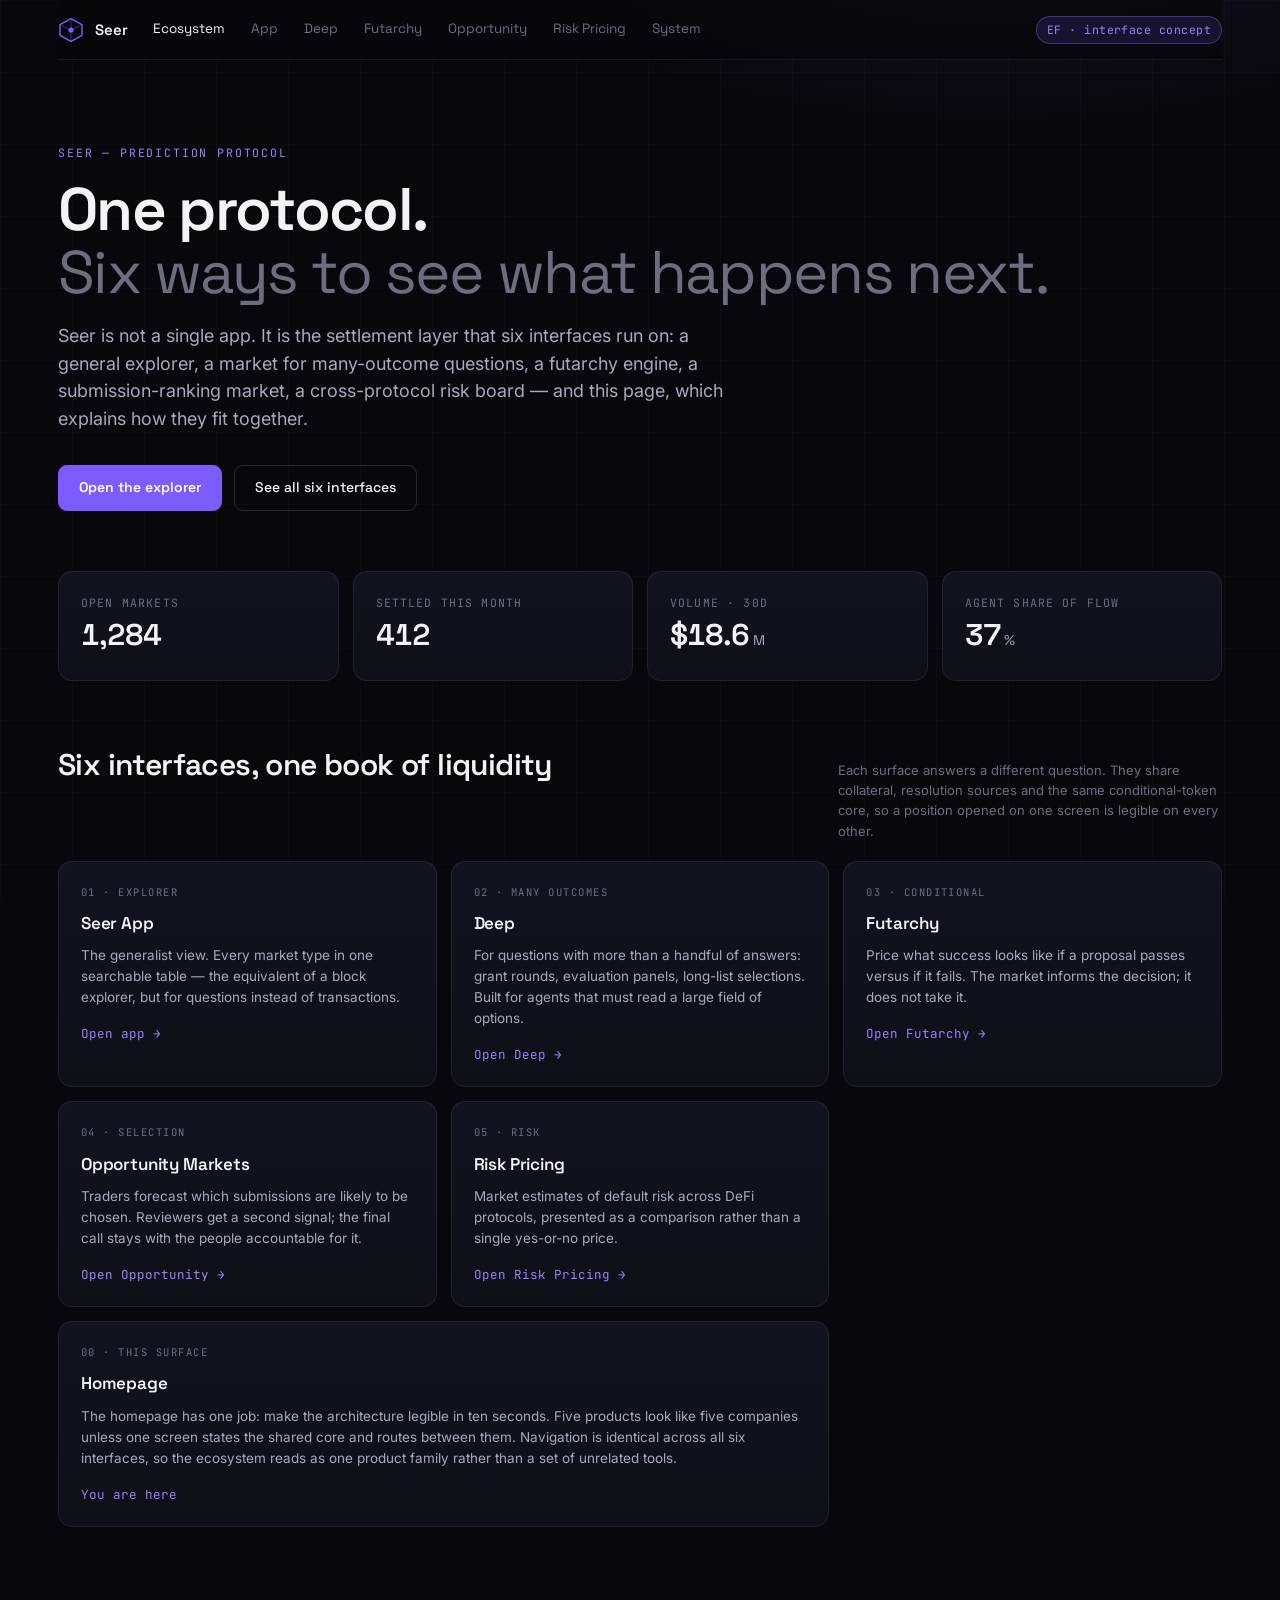
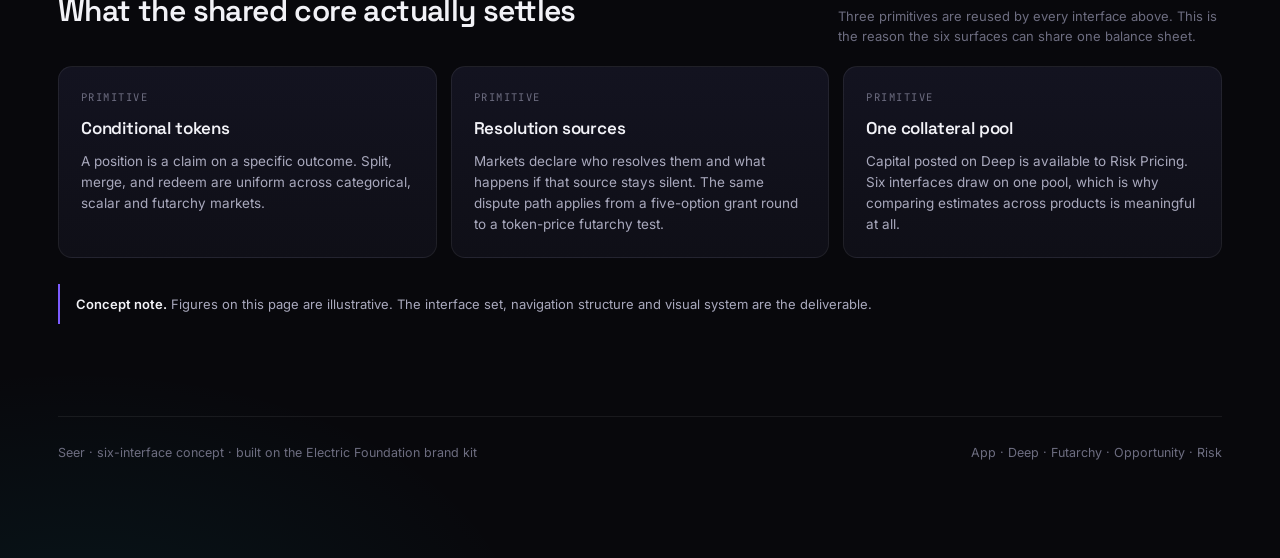
<file: seer-single/index.html>
<!DOCTYPE html>
<html lang="en">
<head>
<meta charset="utf-8" />
<meta name="viewport" content="width=device-width, initial-scale=1" />
<title>Seer — One protocol, six interfaces</title>
<meta name="description" content="Seer is the prediction protocol underneath Deep, Futarchy, Opportunity Markets and Risk Pricing." />
<style>
/* ============================================================
   Seer — Six Interfaces
   Design system derived from the Electric Foundation brand kit:
   deep neutral ground, violet as the single accent, cyan only
   where a second signal is genuinely needed.
   ============================================================ */

@import url('https://fonts.googleapis.com/css2?family=Space+Grotesk:wght@400;500;600;700&family=Inter:wght@400;500;600&family=JetBrains+Mono:wght@400;500&display=swap');

:root {
  --bg:            #08080c;
  --bg-soft:       #0b0b12;
  --panel:         #0f0f17;
  --panel-2:       #131320;
  --line:          rgba(255, 255, 255, 0.07);
  --line-strong:   rgba(255, 255, 255, 0.14);
  --ink:           #f2f2f7;
  --ink-2:         #a9a9bd;
  --ink-3:         #6d6d80;
  --violet:        #7c5cff;
  --violet-2:      #9b82ff;
  --violet-dim:    rgba(124, 92, 255, 0.14);
  --cyan:          #00c8dc;
  --cyan-dim:      rgba(0, 200, 220, 0.12);
  --green:         #35d39a;
  --red:           #ff5c6e;
  --amber:         #ffb347;
  --r:             14px;
  --r-sm:          9px;
  --sans:          'Space Grotesk', 'Segoe UI', system-ui, sans-serif;
  --body:          'Inter', 'Segoe UI', system-ui, sans-serif;
  --mono:          'JetBrains Mono', ui-monospace, 'Cascadia Mono', monospace;
}

* { box-sizing: border-box; margin: 0; padding: 0; }

html { scroll-behavior: smooth; }

body {
  background:
    radial-gradient(1100px 620px at 78% -12%, rgba(124, 92, 255, 0.16), transparent 62%),
    radial-gradient(760px 460px at 6% 104%, rgba(0, 200, 220, 0.07), transparent 60%),
    var(--bg);
  color: var(--ink);
  font-family: var(--body);
  font-size: 15px;
  line-height: 1.55;
  -webkit-font-smoothing: antialiased;
  min-height: 100vh;
}

/* faint engineering grid, keeps large dark areas from looking flat */
body::before {
  content: '';
  position: fixed;
  inset: 0;
  background-image:
    linear-gradient(rgba(255, 255, 255, 0.022) 1px, transparent 1px),
    linear-gradient(90deg, rgba(255, 255, 255, 0.022) 1px, transparent 1px);
  background-size: 72px 72px;
  pointer-events: none;
  z-index: 0;
}

.wrap { position: relative; z-index: 1; max-width: 1220px; margin: 0 auto; padding: 0 28px 96px; }

/* ---------- top bar ---------- */
.nav {
  position: sticky; top: 0; z-index: 20;
  display: flex; align-items: center; gap: 26px;
  padding: 16px 0 15px;
  border-bottom: 1px solid var(--line);
  background: rgba(8, 8, 12, 0.82);
  backdrop-filter: blur(14px);
}
.brand { display: flex; align-items: center; gap: 11px; font-family: var(--sans); font-weight: 600; letter-spacing: -0.01em; }
.brand svg { display: block; }
.nav a {
  color: var(--ink-3); text-decoration: none; font-size: 13.5px; font-family: var(--sans);
  transition: color 0.16s;
}
.nav a:hover { color: var(--ink); }
.nav a.on { color: var(--ink); }
.nav .spacer { flex: 1; }
.nav .pill {
  font-size: 11.5px; font-family: var(--mono); letter-spacing: 0.04em;
  color: var(--violet-2); border: 1px solid rgba(124, 92, 255, 0.42);
  padding: 4px 10px; border-radius: 999px; background: var(--violet-dim);
}

/* ---------- headings ---------- */
.eyebrow {
  font-family: var(--mono); font-size: 11.5px; letter-spacing: 0.16em;
  text-transform: uppercase; color: var(--violet-2); margin-bottom: 16px;
}
h1 {
  font-family: var(--sans); font-weight: 600; letter-spacing: -0.028em;
  font-size: clamp(34px, 5.2vw, 60px); line-height: 1.05;
}
h1 .thin { color: var(--ink-3); font-weight: 400; }
h2 {
  font-family: var(--sans); font-weight: 600; letter-spacing: -0.02em;
  font-size: clamp(22px, 2.6vw, 30px); line-height: 1.2;
}
h3 { font-family: var(--sans); font-weight: 600; font-size: 17px; letter-spacing: -0.01em; }
.lede { color: var(--ink-2); font-size: clamp(15px, 1.6vw, 18px); max-width: 62ch; margin-top: 18px; }

/* ---------- hero ---------- */
.hero { padding: 84px 0 60px; }
.hero .actions { display: flex; gap: 12px; margin-top: 32px; flex-wrap: wrap; }

.btn {
  display: inline-flex; align-items: center; gap: 9px;
  font-family: var(--sans); font-size: 14px; font-weight: 500;
  padding: 11px 20px; border-radius: var(--r-sm);
  border: 1px solid var(--line-strong); background: transparent; color: var(--ink);
  text-decoration: none; transition: background 0.16s, border-color 0.16s, transform 0.16s;
}
.btn:hover { background: rgba(255, 255, 255, 0.04); border-color: rgba(255, 255, 255, 0.24); }
.btn.primary {
  background: var(--violet); border-color: var(--violet); color: #ffffff; font-weight: 600;
}
.btn.primary:hover { background: var(--violet-2); border-color: var(--violet-2); transform: translateY(-1px); }

/* ---------- grid + cards ---------- */
.grid { display: grid; gap: 14px; }
.g3 { grid-template-columns: repeat(3, minmax(0, 1fr)); }
.g2 { grid-template-columns: repeat(2, minmax(0, 1fr)); }
.g4 { grid-template-columns: repeat(4, minmax(0, 1fr)); }

.card {
  background: linear-gradient(180deg, var(--panel-2), var(--panel));
  border: 1px solid var(--line); border-radius: var(--r);
  padding: 22px; position: relative; overflow: hidden;
  transition: border-color 0.18s, transform 0.18s;
}
.card:hover { border-color: rgba(124, 92, 255, 0.38); }
a.card { text-decoration: none; color: inherit; display: block; }
a.card:hover { transform: translateY(-2px); }
.card .kicker {
  font-family: var(--mono); font-size: 10.5px; letter-spacing: 0.14em;
  text-transform: uppercase; color: var(--ink-3); margin-bottom: 10px;
}
.card p { color: var(--ink-2); font-size: 13.5px; margin-top: 9px; }
.card .go { margin-top: 16px; font-size: 12.5px; font-family: var(--mono); color: var(--violet-2); }

.card.feature { grid-column: span 2; }
@media (max-width: 900px) {
  .g3, .g2, .g4 { grid-template-columns: 1fr; }
  .card.feature { grid-column: span 1; }
}

/* ---------- stat ---------- */
.stat .num {
  font-family: var(--sans); font-weight: 600; font-size: 30px;
  letter-spacing: -0.03em; font-variant-numeric: tabular-nums;
}
.stat .num small { font-size: 14px; color: var(--ink-2); font-weight: 400; margin-left: 3px; }
.stat .lbl { font-size: 11.5px; font-family: var(--mono); letter-spacing: 0.1em; text-transform: uppercase; color: var(--ink-3); }
.up { color: var(--green); }
.down { color: var(--red); }

/* ---------- table ---------- */
.table { width: 100%; border-collapse: collapse; font-size: 13.5px; }
.table th {
  text-align: left; font-family: var(--mono); font-size: 10.5px; font-weight: 500;
  letter-spacing: 0.1em; text-transform: uppercase; color: var(--ink-3);
  padding: 0 14px 12px; border-bottom: 1px solid var(--line);
}
.table td { padding: 13px 14px; border-bottom: 1px solid rgba(255, 255, 255, 0.04); white-space: nowrap; }
.table td.q { white-space: normal; }
.table tr:last-child td { border-bottom: none; }
.table tbody tr { transition: background 0.14s; }
.table tbody tr:hover { background: rgba(255, 255, 255, 0.026); }
.table .q { color: var(--ink); font-weight: 500; }
.table .num { font-family: var(--mono); font-variant-numeric: tabular-nums; color: var(--ink-2); }

.tag {
  display: inline-block; font-family: var(--mono); font-size: 10.5px; letter-spacing: 0.07em;
  text-transform: uppercase; padding: 2.5px 8px; border-radius: 999px;
  border: 1px solid var(--line-strong); color: var(--ink-3);
}
.tag.violet { color: var(--violet-2); border-color: rgba(124, 92, 255, 0.4); background: var(--violet-dim); }
.tag.cyan { color: var(--cyan); border-color: rgba(0, 200, 220, 0.4); background: var(--cyan-dim); }
.tag.green { color: var(--green); border-color: rgba(53, 211, 154, 0.4); }

/* ---------- probability bar ---------- */
.prob { display: flex; align-items: center; gap: 10px; }
.prob .track { flex: 1; height: 6px; border-radius: 999px; background: rgba(255, 255, 255, 0.08); overflow: hidden; }
.prob .fill { height: 100%; border-radius: 999px; background: linear-gradient(90deg, var(--violet), var(--violet-2)); }
.prob .fill.cy { background: linear-gradient(90deg, #0aa9bb, var(--cyan)); }
.prob .val { font-family: var(--mono); font-size: 12px; font-variant-numeric: tabular-nums; min-width: 46px; text-align: right; }

/* ---------- layout with sidebar ---------- */
.split { display: grid; grid-template-columns: 232px minmax(0, 1fr); gap: 22px; align-items: start; }
@media (max-width: 900px) { .split { grid-template-columns: 1fr; } }

.side { position: sticky; top: 78px; }
.side .group { margin-bottom: 22px; }
.side .group h4 {
  font-family: var(--mono); font-size: 10.5px; letter-spacing: 0.12em; text-transform: uppercase;
  color: var(--ink-3); margin-bottom: 9px;
}
.side .opt {
  display: flex; justify-content: space-between; gap: 8px;
  padding: 7px 10px; border-radius: 7px; font-size: 13px; color: var(--ink-2); cursor: pointer;
  transition: background 0.14s, color 0.14s;
}
.side .opt:hover { background: rgba(255, 255, 255, 0.04); color: var(--ink); }
.side .opt.on { background: var(--violet-dim); color: var(--violet-2); }
.side .opt .n { font-family: var(--mono); font-size: 11px; color: var(--ink-3); }

/* ---------- section spacing ---------- */
.sec { margin-top: 66px; }
.sec-head { display: flex; align-items: baseline; justify-content: space-between; gap: 18px; margin-bottom: 20px; flex-wrap: wrap; }
.sec-head p { color: var(--ink-3); font-size: 13px; max-width: 48ch; }

.panel { background: var(--panel); border: 1px solid var(--line); border-radius: var(--r); padding: 22px; }

/* ---------- bars chart ---------- */
.bars { display: flex; flex-direction: column; gap: 11px; }
.bar-row { display: grid; grid-template-columns: 200px minmax(0, 1fr) 58px; gap: 12px; align-items: center; font-size: 13px; }
@media (max-width: 620px) { .bar-row { grid-template-columns: 124px minmax(0, 1fr) 52px; } }
.bar-row .name { color: var(--ink-2); white-space: nowrap; overflow: hidden; text-overflow: ellipsis; }
.bar-row .track { height: 9px; background: rgba(255, 255, 255, 0.06); border-radius: 999px; overflow: hidden; }
.bar-row .fill { height: 100%; border-radius: 999px; background: linear-gradient(90deg, #5b3fd6, var(--violet-2)); }
.bar-row .pct { font-family: var(--mono); font-size: 12px; text-align: right; color: var(--ink-2); font-variant-numeric: tabular-nums; }

/* ---------- risk heat cells ---------- */
.heat { display: grid; grid-template-columns: repeat(auto-fill, minmax(148px, 1fr)); gap: 10px; }
.heat .cell {
  border: 1px solid var(--line); border-radius: var(--r-sm); padding: 14px;
  background: var(--panel-2); position: relative; overflow: hidden;
}
.heat .cell::after {
  content: ''; position: absolute; inset: 0; opacity: var(--o, 0.1);
  background: var(--c, var(--violet)); pointer-events: none;
}
.heat .cell .sym { font-family: var(--sans); font-weight: 600; font-size: 15px; position: relative; z-index: 1; }
.heat .cell .pd { font-family: var(--mono); font-size: 21px; margin-top: 6px; position: relative; z-index: 1; font-variant-numeric: tabular-nums; }
.heat .cell .sub { font-size: 11px; color: var(--ink-3); position: relative; z-index: 1; margin-top: 2px; }

/* ---------- comparison columns ---------- */
.versus { display: grid; grid-template-columns: 1fr 68px 1fr; gap: 14px; align-items: stretch; }
@media (max-width: 760px) { .versus { grid-template-columns: 1fr; } }
.versus .vs {
  display: flex; align-items: center; justify-content: center;
  font-family: var(--mono); font-size: 12px; color: var(--ink-3);
}
.verdict {
  border-radius: var(--r); border: 1px solid rgba(53, 211, 154, 0.34);
  background: rgba(53, 211, 154, 0.07); padding: 18px 22px;
}

/* ---------- leaderboard ---------- */
.rank { display: flex; flex-direction: column; }
.rank .row {
  display: grid; grid-template-columns: 40px minmax(0, 1fr) 120px 92px;
  gap: 14px; align-items: center; padding: 13px 4px;
  border-bottom: 1px solid rgba(255, 255, 255, 0.05); font-size: 13.5px;
}
@media (max-width: 640px) { .rank .row { grid-template-columns: 30px minmax(0, 1fr) 70px; } .rank .row .hide-sm { display: none; } }
.rank .row:last-child { border-bottom: none; }
.rank .i { font-family: var(--mono); color: var(--ink-3); font-size: 12px; }
.rank .nm { font-weight: 500; }
.rank .nm span { color: var(--ink-3); font-weight: 400; font-size: 12px; display: block; margin-top: 2px; }

/* ---------- footer ---------- */
.foot {
  margin-top: 92px; padding-top: 26px; border-top: 1px solid var(--line);
  display: flex; justify-content: space-between; gap: 20px; flex-wrap: wrap;
  color: var(--ink-3); font-size: 12.5px;
}
.foot a { color: var(--ink-3); text-decoration: none; }
.foot a:hover { color: var(--violet-2); }

/* ---------- misc ---------- */
.mono { font-family: var(--mono); font-variant-numeric: tabular-nums; }
.dim { color: var(--ink-3); }
.small { font-size: 12.5px; }
hr.sep { border: none; border-top: 1px solid var(--line); margin: 26px 0; }

.docnote {
  border-left: 2px solid var(--violet); padding: 10px 0 10px 16px;
  color: var(--ink-2); font-size: 13px; margin-top: 26px;
}
.docnote b { color: var(--ink); font-weight: 600; }

@media (prefers-reduced-motion: reduce) {
  * { transition: none !important; animation: none !important; }
}

/* ---------- narrow screens ---------- */
@media (max-width: 780px) {
  html, body { overflow-x: hidden; }
  .wrap { padding: 0 18px 72px; }
  .nav {
    gap: 15px; overflow-x: auto; scrollbar-width: none;
    -webkit-overflow-scrolling: touch; padding: 13px 0 12px;
  }
  .nav::-webkit-scrollbar { display: none; }
  .nav a { white-space: nowrap; font-size: 13px; }
  .nav .pill { display: none; }
  .nav .spacer { display: none; }
  .hero { padding: 48px 0 34px; }
  .sec { margin-top: 46px; }
  .card, .panel { padding: 17px; }
  .table th, .table td { padding-left: 10px; padding-right: 10px; }
  .foot { margin-top: 60px; flex-direction: column; gap: 10px; }
}

</style>
</head>
<body>

<div class="wrap">
  <nav class="nav">
    <div class="brand">
      <svg width="26" height="26" viewBox="0 0 26 26" fill="none" aria-hidden="true">
        <path d="M13 1.6 24 7.6v10.8L13 24.4 2 18.4V7.6z" stroke="#7c5cff" stroke-width="1.4"/>
        <path d="M13 1.6v22.8M2 7.6l11 6 11-6" stroke="#7c5cff" stroke-width="0.9" opacity="0.5"/>
        <circle cx="13" cy="13" r="2.6" fill="#7c5cff"/>
      </svg>
      Seer
    </div>
    <a class="on" href="index.html">Ecosystem</a>
    <a href="app.html">App</a>
    <a href="deep.html">Deep</a>
    <a href="futarchy.html">Futarchy</a>
    <a href="opportunity.html">Opportunity</a>
    <a href="risk.html">Risk Pricing</a>
    <a href="system.html">System</a>
    <div class="spacer"></div>
    <span class="pill">EF · interface concept</span>
  </nav>

  <header class="hero">
    <div class="eyebrow">Seer — prediction protocol</div>
    <h1>One protocol.<br /><span class="thin">Six ways to see what happens next.</span></h1>
    <p class="lede">
      Seer is not a single app. It is the settlement layer that six interfaces run on: a general
      explorer, a market for many-outcome questions, a futarchy engine, a submission-ranking market,
      a cross-protocol risk board — and this page, which explains how they fit together.
    </p>
    <div class="actions">
      <a class="btn primary" href="app.html">Open the explorer</a>
      <a class="btn" href="#interfaces">See all six interfaces</a>
    </div>
  </header>

  <section class="grid g4" aria-label="network stats">
    <div class="card stat"><div class="lbl">Open markets</div><div class="num">1,284</div></div>
    <div class="card stat"><div class="lbl">Settled this month</div><div class="num">412</div></div>
    <div class="card stat"><div class="lbl">Volume · 30d</div><div class="num">$18.6<small>M</small></div></div>
    <div class="card stat"><div class="lbl">Agent share of flow</div><div class="num">37<small>%</small></div></div>
  </section>

  <section class="sec" id="interfaces">
    <div class="sec-head">
      <h2>Six interfaces, one book of liquidity</h2>
      <p>
        Each surface answers a different question. They share collateral, resolution sources and
        the same conditional-token core, so a position opened on one screen is legible on every other.
      </p>
    </div>

    <div class="grid g3">
      <a class="card" href="app.html">
        <div class="kicker">01 · Explorer</div>
        <h3>Seer App</h3>
        <p>The generalist view. Every market type in one searchable table — the equivalent of a block explorer, but for questions instead of transactions.</p>
        <div class="go">Open app →</div>
      </a>

      <a class="card" href="deep.html">
        <div class="kicker">02 · Many outcomes</div>
        <h3>Deep</h3>
        <p>For questions with more than a handful of answers: grant rounds, evaluation panels, long-list selections. Built for agents that must read a large field of options.</p>
        <div class="go">Open Deep →</div>
      </a>

      <a class="card" href="futarchy.html">
        <div class="kicker">03 · Conditional</div>
        <h3>Futarchy</h3>
        <p>Price what success looks like if a proposal passes versus if it fails. The market informs the decision; it does not take it.</p>
        <div class="go">Open Futarchy →</div>
      </a>

      <a class="card" href="opportunity.html">
        <div class="kicker">04 · Selection</div>
        <h3>Opportunity Markets</h3>
        <p>Traders forecast which submissions are likely to be chosen. Reviewers get a second signal; the final call stays with the people accountable for it.</p>
        <div class="go">Open Opportunity →</div>
      </a>

      <a class="card" href="risk.html">
        <div class="kicker">05 · Risk</div>
        <h3>Risk Pricing</h3>
        <p>Market estimates of default risk across DeFi protocols, presented as a comparison rather than a single yes-or-no price.</p>
        <div class="go">Open Risk Pricing →</div>
      </a>

      <div class="card feature">
        <div class="kicker">00 · This surface</div>
        <h3>Homepage</h3>
        <p>
          The homepage has one job: make the architecture legible in ten seconds. Five products look like
          five companies unless one screen states the shared core and routes between them. Navigation is
          identical across all six interfaces, so the ecosystem reads as one product family rather than a
          set of unrelated tools.
        </p>
        <div class="go">You are here</div>
      </div>
    </div>
  </section>

  <section class="sec">
    <div class="sec-head">
      <h2>What the shared core actually settles</h2>
      <p>Three primitives are reused by every interface above. This is the reason the six surfaces can share one balance sheet.</p>
    </div>
    <div class="grid g3">
      <div class="card">
        <div class="kicker">Primitive</div>
        <h3>Conditional tokens</h3>
        <p>A position is a claim on a specific outcome. Split, merge, and redeem are uniform across categorical, scalar and futarchy markets.</p>
      </div>
      <div class="card">
        <div class="kicker">Primitive</div>
        <h3>Resolution sources</h3>
        <p>Markets declare who resolves them and what happens if that source stays silent. The same dispute path applies from a five-option grant round to a token-price futarchy test.</p>
      </div>
      <div class="card">
        <div class="kicker">Primitive</div>
        <h3>One collateral pool</h3>
        <p>Capital posted on Deep is available to Risk Pricing. Six interfaces draw on one pool, which is why comparing estimates across products is meaningful at all.</p>
      </div>
    </div>
    <div class="docnote">
      <b>Concept note.</b> Figures on this page are illustrative. The interface set, navigation structure and
      visual system are the deliverable.
    </div>
  </section>

  <footer class="foot">
    <div>Seer · six-interface concept · built on the Electric Foundation brand kit</div>
    <div><a href="app.html">App</a> · <a href="deep.html">Deep</a> · <a href="futarchy.html">Futarchy</a> · <a href="opportunity.html">Opportunity</a> · <a href="risk.html">Risk</a></div>
  </footer>
</div>

</body>
</html>
</file>
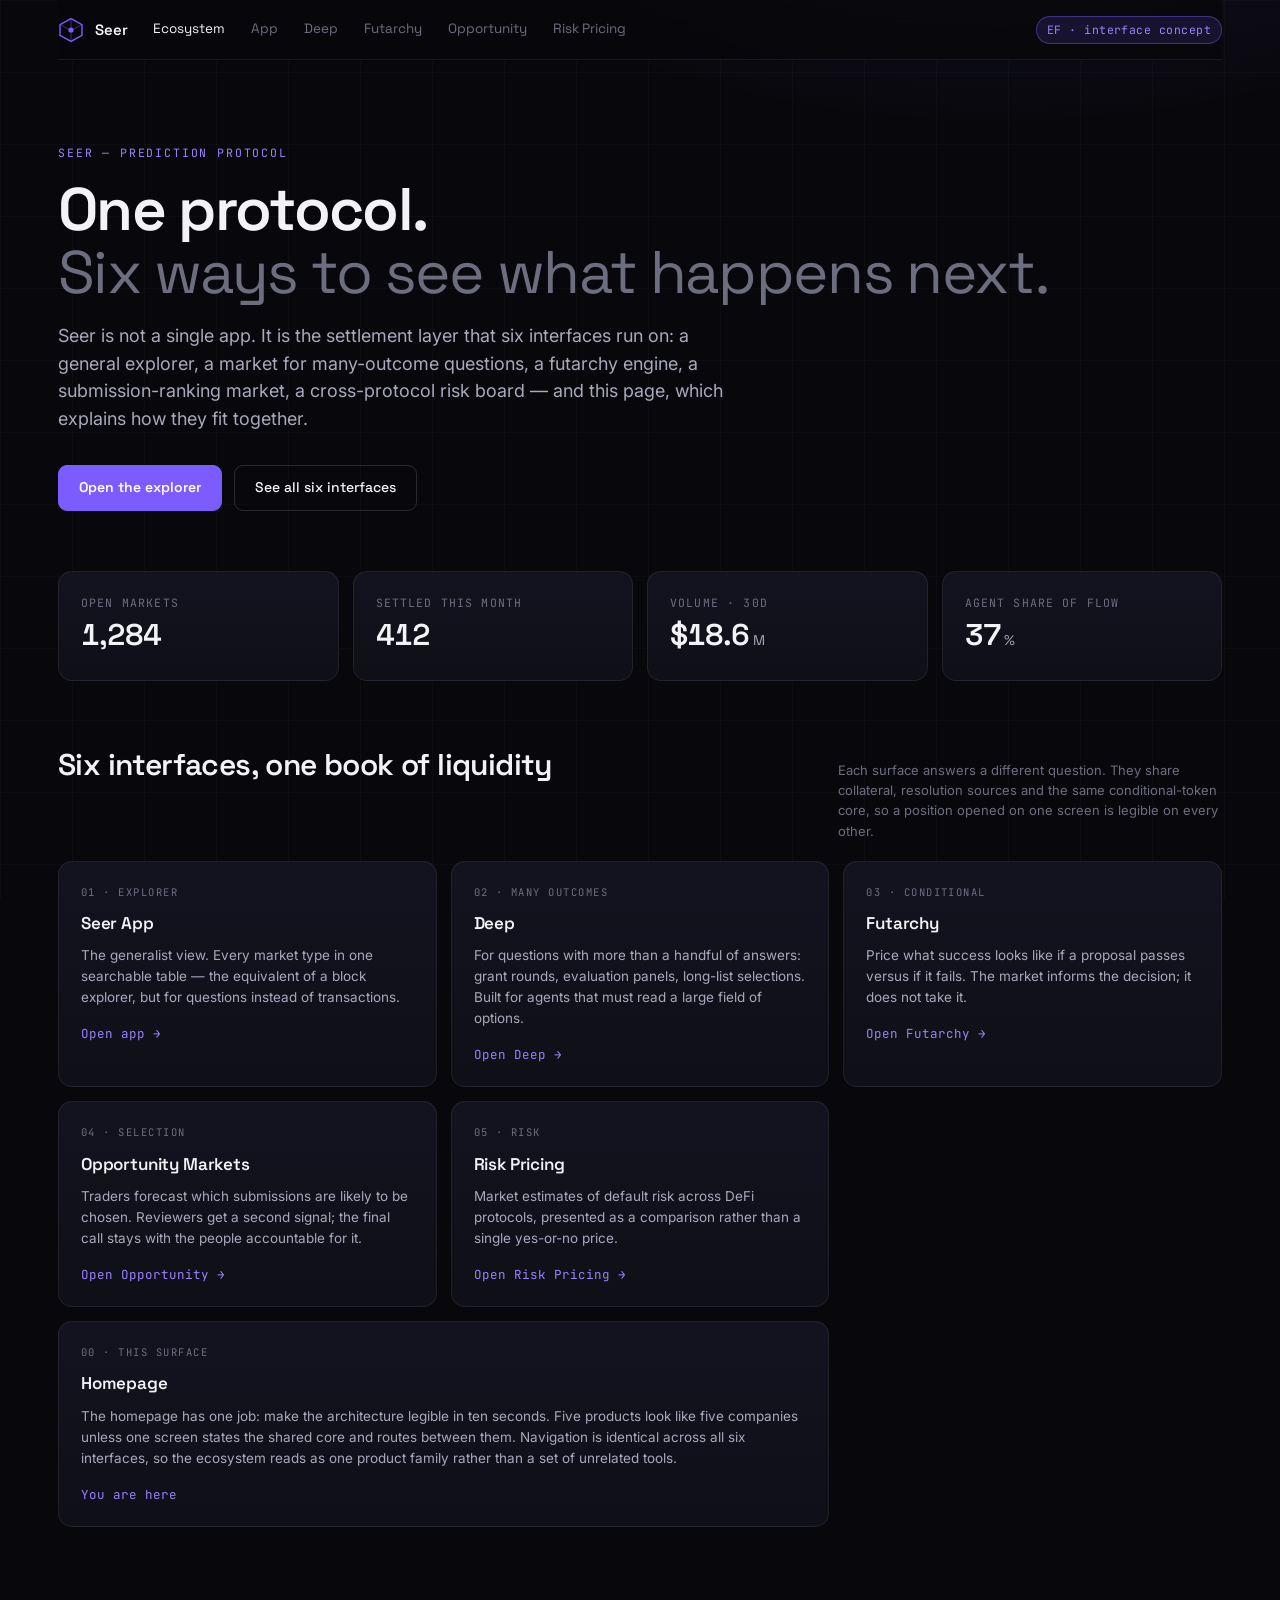
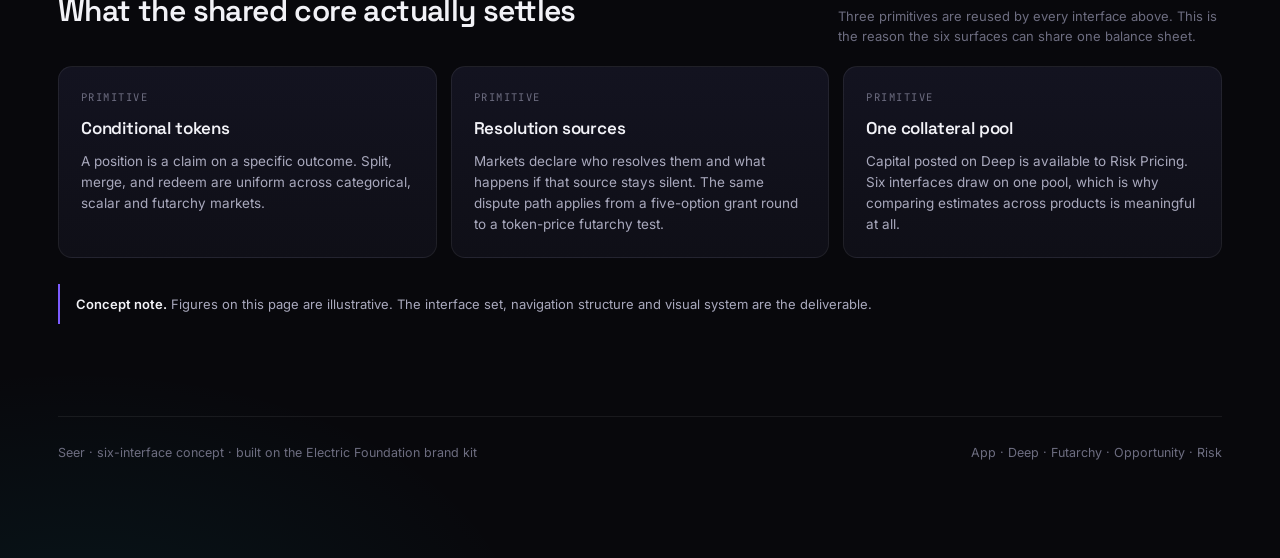
<file: seer/index.html>
<!DOCTYPE html>
<html lang="en">
<head>
<meta charset="utf-8" />
<meta name="viewport" content="width=device-width, initial-scale=1" />
<title>Seer — One protocol, six interfaces</title>
<meta name="description" content="Seer is the prediction protocol underneath Deep, Futarchy, Opportunity Markets and Risk Pricing." />
<link rel="stylesheet" href="style.css" />
</head>
<body>

<div class="wrap">
  <nav class="nav">
    <div class="brand">
      <svg width="26" height="26" viewBox="0 0 26 26" fill="none" aria-hidden="true">
        <path d="M13 1.6 24 7.6v10.8L13 24.4 2 18.4V7.6z" stroke="#7c5cff" stroke-width="1.4"/>
        <path d="M13 1.6v22.8M2 7.6l11 6 11-6" stroke="#7c5cff" stroke-width="0.9" opacity="0.5"/>
        <circle cx="13" cy="13" r="2.6" fill="#7c5cff"/>
      </svg>
      Seer
    </div>
    <a class="on" href="index.html">Ecosystem</a>
    <a href="app.html">App</a>
    <a href="deep.html">Deep</a>
    <a href="futarchy.html">Futarchy</a>
    <a href="opportunity.html">Opportunity</a>
    <a href="risk.html">Risk Pricing</a>
    <div class="spacer"></div>
    <span class="pill">EF · interface concept</span>
  </nav>

  <header class="hero">
    <div class="eyebrow">Seer — prediction protocol</div>
    <h1>One protocol.<br /><span class="thin">Six ways to see what happens next.</span></h1>
    <p class="lede">
      Seer is not a single app. It is the settlement layer that six interfaces run on: a general
      explorer, a market for many-outcome questions, a futarchy engine, a submission-ranking market,
      a cross-protocol risk board — and this page, which explains how they fit together.
    </p>
    <div class="actions">
      <a class="btn primary" href="app.html">Open the explorer</a>
      <a class="btn" href="#interfaces">See all six interfaces</a>
    </div>
  </header>

  <section class="grid g4" aria-label="network stats">
    <div class="card stat"><div class="lbl">Open markets</div><div class="num">1,284</div></div>
    <div class="card stat"><div class="lbl">Settled this month</div><div class="num">412</div></div>
    <div class="card stat"><div class="lbl">Volume · 30d</div><div class="num">$18.6<small>M</small></div></div>
    <div class="card stat"><div class="lbl">Agent share of flow</div><div class="num">37<small>%</small></div></div>
  </section>

  <section class="sec" id="interfaces">
    <div class="sec-head">
      <h2>Six interfaces, one book of liquidity</h2>
      <p>
        Each surface answers a different question. They share collateral, resolution sources and
        the same conditional-token core, so a position opened on one screen is legible on every other.
      </p>
    </div>

    <div class="grid g3">
      <a class="card" href="app.html">
        <div class="kicker">01 · Explorer</div>
        <h3>Seer App</h3>
        <p>The generalist view. Every market type in one searchable table — the equivalent of a block explorer, but for questions instead of transactions.</p>
        <div class="go">Open app →</div>
      </a>

      <a class="card" href="deep.html">
        <div class="kicker">02 · Many outcomes</div>
        <h3>Deep</h3>
        <p>For questions with more than a handful of answers: grant rounds, evaluation panels, long-list selections. Built for agents that must read a large field of options.</p>
        <div class="go">Open Deep →</div>
      </a>

      <a class="card" href="futarchy.html">
        <div class="kicker">03 · Conditional</div>
        <h3>Futarchy</h3>
        <p>Price what success looks like if a proposal passes versus if it fails. The market informs the decision; it does not take it.</p>
        <div class="go">Open Futarchy →</div>
      </a>

      <a class="card" href="opportunity.html">
        <div class="kicker">04 · Selection</div>
        <h3>Opportunity Markets</h3>
        <p>Traders forecast which submissions are likely to be chosen. Reviewers get a second signal; the final call stays with the people accountable for it.</p>
        <div class="go">Open Opportunity →</div>
      </a>

      <a class="card" href="risk.html">
        <div class="kicker">05 · Risk</div>
        <h3>Risk Pricing</h3>
        <p>Market estimates of default risk across DeFi protocols, presented as a comparison rather than a single yes-or-no price.</p>
        <div class="go">Open Risk Pricing →</div>
      </a>

      <div class="card feature">
        <div class="kicker">00 · This surface</div>
        <h3>Homepage</h3>
        <p>
          The homepage has one job: make the architecture legible in ten seconds. Five products look like
          five companies unless one screen states the shared core and routes between them. Navigation is
          identical across all six interfaces, so the ecosystem reads as one product family rather than a
          set of unrelated tools.
        </p>
        <div class="go">You are here</div>
      </div>
    </div>
  </section>

  <section class="sec">
    <div class="sec-head">
      <h2>What the shared core actually settles</h2>
      <p>Three primitives are reused by every interface above. This is the reason the six surfaces can share one balance sheet.</p>
    </div>
    <div class="grid g3">
      <div class="card">
        <div class="kicker">Primitive</div>
        <h3>Conditional tokens</h3>
        <p>A position is a claim on a specific outcome. Split, merge, and redeem are uniform across categorical, scalar and futarchy markets.</p>
      </div>
      <div class="card">
        <div class="kicker">Primitive</div>
        <h3>Resolution sources</h3>
        <p>Markets declare who resolves them and what happens if that source stays silent. The same dispute path applies from a five-option grant round to a token-price futarchy test.</p>
      </div>
      <div class="card">
        <div class="kicker">Primitive</div>
        <h3>One collateral pool</h3>
        <p>Capital posted on Deep is available to Risk Pricing. Six interfaces draw on one pool, which is why comparing estimates across products is meaningful at all.</p>
      </div>
    </div>
    <div class="docnote">
      <b>Concept note.</b> Figures on this page are illustrative. The interface set, navigation structure and
      visual system are the deliverable.
    </div>
  </section>

  <footer class="foot">
    <div>Seer · six-interface concept · built on the Electric Foundation brand kit</div>
    <div><a href="app.html">App</a> · <a href="deep.html">Deep</a> · <a href="futarchy.html">Futarchy</a> · <a href="opportunity.html">Opportunity</a> · <a href="risk.html">Risk</a></div>
  </footer>
</div>

</body>
</html>
</file>
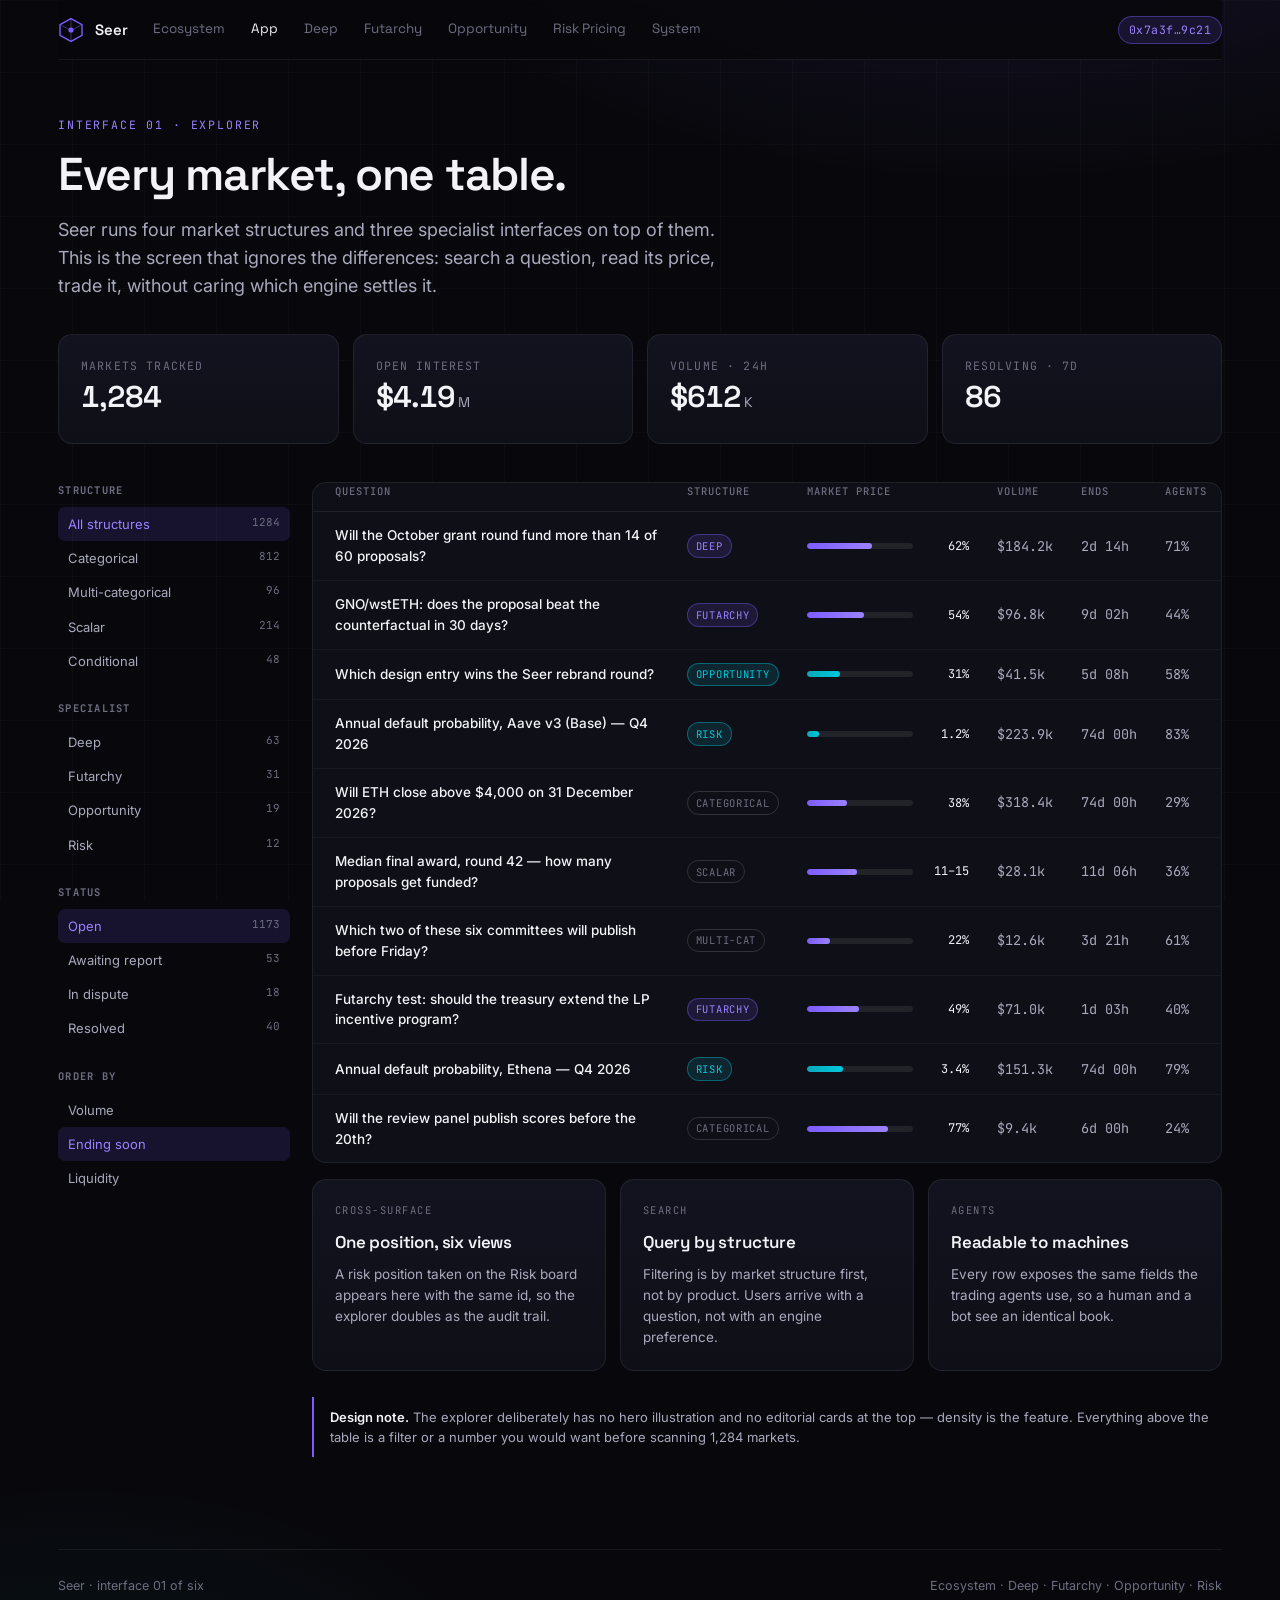
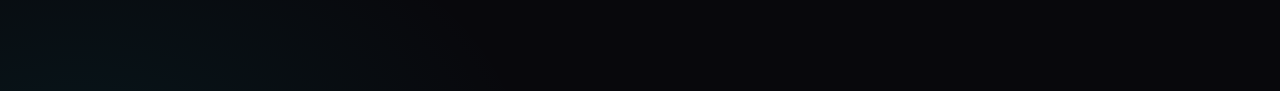
<file: seer-single/app.html>
<!DOCTYPE html>
<html lang="en">
<head>
<meta charset="utf-8" />
<meta name="viewport" content="width=device-width, initial-scale=1" />
<title>Seer App — every market in one table</title>
<meta name="description" content="The general explorer for all Seer markets: find and trade across market types." />
<style>
/* ============================================================
   Seer — Six Interfaces
   Design system derived from the Electric Foundation brand kit:
   deep neutral ground, violet as the single accent, cyan only
   where a second signal is genuinely needed.
   ============================================================ */

@import url('https://fonts.googleapis.com/css2?family=Space+Grotesk:wght@400;500;600;700&family=Inter:wght@400;500;600&family=JetBrains+Mono:wght@400;500&display=swap');

:root {
  --bg:            #08080c;
  --bg-soft:       #0b0b12;
  --panel:         #0f0f17;
  --panel-2:       #131320;
  --line:          rgba(255, 255, 255, 0.07);
  --line-strong:   rgba(255, 255, 255, 0.14);
  --ink:           #f2f2f7;
  --ink-2:         #a9a9bd;
  --ink-3:         #6d6d80;
  --violet:        #7c5cff;
  --violet-2:      #9b82ff;
  --violet-dim:    rgba(124, 92, 255, 0.14);
  --cyan:          #00c8dc;
  --cyan-dim:      rgba(0, 200, 220, 0.12);
  --green:         #35d39a;
  --red:           #ff5c6e;
  --amber:         #ffb347;
  --r:             14px;
  --r-sm:          9px;
  --sans:          'Space Grotesk', 'Segoe UI', system-ui, sans-serif;
  --body:          'Inter', 'Segoe UI', system-ui, sans-serif;
  --mono:          'JetBrains Mono', ui-monospace, 'Cascadia Mono', monospace;
}

* { box-sizing: border-box; margin: 0; padding: 0; }

html { scroll-behavior: smooth; }

body {
  background:
    radial-gradient(1100px 620px at 78% -12%, rgba(124, 92, 255, 0.16), transparent 62%),
    radial-gradient(760px 460px at 6% 104%, rgba(0, 200, 220, 0.07), transparent 60%),
    var(--bg);
  color: var(--ink);
  font-family: var(--body);
  font-size: 15px;
  line-height: 1.55;
  -webkit-font-smoothing: antialiased;
  min-height: 100vh;
}

/* faint engineering grid, keeps large dark areas from looking flat */
body::before {
  content: '';
  position: fixed;
  inset: 0;
  background-image:
    linear-gradient(rgba(255, 255, 255, 0.022) 1px, transparent 1px),
    linear-gradient(90deg, rgba(255, 255, 255, 0.022) 1px, transparent 1px);
  background-size: 72px 72px;
  pointer-events: none;
  z-index: 0;
}

.wrap { position: relative; z-index: 1; max-width: 1220px; margin: 0 auto; padding: 0 28px 96px; }

/* ---------- top bar ---------- */
.nav {
  position: sticky; top: 0; z-index: 20;
  display: flex; align-items: center; gap: 26px;
  padding: 16px 0 15px;
  border-bottom: 1px solid var(--line);
  background: rgba(8, 8, 12, 0.82);
  backdrop-filter: blur(14px);
}
.brand { display: flex; align-items: center; gap: 11px; font-family: var(--sans); font-weight: 600; letter-spacing: -0.01em; }
.brand svg { display: block; }
.nav a {
  color: var(--ink-3); text-decoration: none; font-size: 13.5px; font-family: var(--sans);
  transition: color 0.16s;
}
.nav a:hover { color: var(--ink); }
.nav a.on { color: var(--ink); }
.nav .spacer { flex: 1; }
.nav .pill {
  font-size: 11.5px; font-family: var(--mono); letter-spacing: 0.04em;
  color: var(--violet-2); border: 1px solid rgba(124, 92, 255, 0.42);
  padding: 4px 10px; border-radius: 999px; background: var(--violet-dim);
}

/* ---------- headings ---------- */
.eyebrow {
  font-family: var(--mono); font-size: 11.5px; letter-spacing: 0.16em;
  text-transform: uppercase; color: var(--violet-2); margin-bottom: 16px;
}
h1 {
  font-family: var(--sans); font-weight: 600; letter-spacing: -0.028em;
  font-size: clamp(34px, 5.2vw, 60px); line-height: 1.05;
}
h1 .thin { color: var(--ink-3); font-weight: 400; }
h2 {
  font-family: var(--sans); font-weight: 600; letter-spacing: -0.02em;
  font-size: clamp(22px, 2.6vw, 30px); line-height: 1.2;
}
h3 { font-family: var(--sans); font-weight: 600; font-size: 17px; letter-spacing: -0.01em; }
.lede { color: var(--ink-2); font-size: clamp(15px, 1.6vw, 18px); max-width: 62ch; margin-top: 18px; }

/* ---------- hero ---------- */
.hero { padding: 84px 0 60px; }
.hero .actions { display: flex; gap: 12px; margin-top: 32px; flex-wrap: wrap; }

.btn {
  display: inline-flex; align-items: center; gap: 9px;
  font-family: var(--sans); font-size: 14px; font-weight: 500;
  padding: 11px 20px; border-radius: var(--r-sm);
  border: 1px solid var(--line-strong); background: transparent; color: var(--ink);
  text-decoration: none; transition: background 0.16s, border-color 0.16s, transform 0.16s;
}
.btn:hover { background: rgba(255, 255, 255, 0.04); border-color: rgba(255, 255, 255, 0.24); }
.btn.primary {
  background: var(--violet); border-color: var(--violet); color: #ffffff; font-weight: 600;
}
.btn.primary:hover { background: var(--violet-2); border-color: var(--violet-2); transform: translateY(-1px); }

/* ---------- grid + cards ---------- */
.grid { display: grid; gap: 14px; }
.g3 { grid-template-columns: repeat(3, minmax(0, 1fr)); }
.g2 { grid-template-columns: repeat(2, minmax(0, 1fr)); }
.g4 { grid-template-columns: repeat(4, minmax(0, 1fr)); }

.card {
  background: linear-gradient(180deg, var(--panel-2), var(--panel));
  border: 1px solid var(--line); border-radius: var(--r);
  padding: 22px; position: relative; overflow: hidden;
  transition: border-color 0.18s, transform 0.18s;
}
.card:hover { border-color: rgba(124, 92, 255, 0.38); }
a.card { text-decoration: none; color: inherit; display: block; }
a.card:hover { transform: translateY(-2px); }
.card .kicker {
  font-family: var(--mono); font-size: 10.5px; letter-spacing: 0.14em;
  text-transform: uppercase; color: var(--ink-3); margin-bottom: 10px;
}
.card p { color: var(--ink-2); font-size: 13.5px; margin-top: 9px; }
.card .go { margin-top: 16px; font-size: 12.5px; font-family: var(--mono); color: var(--violet-2); }

.card.feature { grid-column: span 2; }
@media (max-width: 900px) {
  .g3, .g2, .g4 { grid-template-columns: 1fr; }
  .card.feature { grid-column: span 1; }
}

/* ---------- stat ---------- */
.stat .num {
  font-family: var(--sans); font-weight: 600; font-size: 30px;
  letter-spacing: -0.03em; font-variant-numeric: tabular-nums;
}
.stat .num small { font-size: 14px; color: var(--ink-2); font-weight: 400; margin-left: 3px; }
.stat .lbl { font-size: 11.5px; font-family: var(--mono); letter-spacing: 0.1em; text-transform: uppercase; color: var(--ink-3); }
.up { color: var(--green); }
.down { color: var(--red); }

/* ---------- table ---------- */
.table { width: 100%; border-collapse: collapse; font-size: 13.5px; }
.table th {
  text-align: left; font-family: var(--mono); font-size: 10.5px; font-weight: 500;
  letter-spacing: 0.1em; text-transform: uppercase; color: var(--ink-3);
  padding: 0 14px 12px; border-bottom: 1px solid var(--line);
}
.table td { padding: 13px 14px; border-bottom: 1px solid rgba(255, 255, 255, 0.04); white-space: nowrap; }
.table td.q { white-space: normal; }
.table tr:last-child td { border-bottom: none; }
.table tbody tr { transition: background 0.14s; }
.table tbody tr:hover { background: rgba(255, 255, 255, 0.026); }
.table .q { color: var(--ink); font-weight: 500; }
.table .num { font-family: var(--mono); font-variant-numeric: tabular-nums; color: var(--ink-2); }

.tag {
  display: inline-block; font-family: var(--mono); font-size: 10.5px; letter-spacing: 0.07em;
  text-transform: uppercase; padding: 2.5px 8px; border-radius: 999px;
  border: 1px solid var(--line-strong); color: var(--ink-3);
}
.tag.violet { color: var(--violet-2); border-color: rgba(124, 92, 255, 0.4); background: var(--violet-dim); }
.tag.cyan { color: var(--cyan); border-color: rgba(0, 200, 220, 0.4); background: var(--cyan-dim); }
.tag.green { color: var(--green); border-color: rgba(53, 211, 154, 0.4); }

/* ---------- probability bar ---------- */
.prob { display: flex; align-items: center; gap: 10px; }
.prob .track { flex: 1; height: 6px; border-radius: 999px; background: rgba(255, 255, 255, 0.08); overflow: hidden; }
.prob .fill { height: 100%; border-radius: 999px; background: linear-gradient(90deg, var(--violet), var(--violet-2)); }
.prob .fill.cy { background: linear-gradient(90deg, #0aa9bb, var(--cyan)); }
.prob .val { font-family: var(--mono); font-size: 12px; font-variant-numeric: tabular-nums; min-width: 46px; text-align: right; }

/* ---------- layout with sidebar ---------- */
.split { display: grid; grid-template-columns: 232px minmax(0, 1fr); gap: 22px; align-items: start; }
@media (max-width: 900px) { .split { grid-template-columns: 1fr; } }

.side { position: sticky; top: 78px; }
.side .group { margin-bottom: 22px; }
.side .group h4 {
  font-family: var(--mono); font-size: 10.5px; letter-spacing: 0.12em; text-transform: uppercase;
  color: var(--ink-3); margin-bottom: 9px;
}
.side .opt {
  display: flex; justify-content: space-between; gap: 8px;
  padding: 7px 10px; border-radius: 7px; font-size: 13px; color: var(--ink-2); cursor: pointer;
  transition: background 0.14s, color 0.14s;
}
.side .opt:hover { background: rgba(255, 255, 255, 0.04); color: var(--ink); }
.side .opt.on { background: var(--violet-dim); color: var(--violet-2); }
.side .opt .n { font-family: var(--mono); font-size: 11px; color: var(--ink-3); }

/* ---------- section spacing ---------- */
.sec { margin-top: 66px; }
.sec-head { display: flex; align-items: baseline; justify-content: space-between; gap: 18px; margin-bottom: 20px; flex-wrap: wrap; }
.sec-head p { color: var(--ink-3); font-size: 13px; max-width: 48ch; }

.panel { background: var(--panel); border: 1px solid var(--line); border-radius: var(--r); padding: 22px; }

/* ---------- bars chart ---------- */
.bars { display: flex; flex-direction: column; gap: 11px; }
.bar-row { display: grid; grid-template-columns: 200px minmax(0, 1fr) 58px; gap: 12px; align-items: center; font-size: 13px; }
@media (max-width: 620px) { .bar-row { grid-template-columns: 124px minmax(0, 1fr) 52px; } }
.bar-row .name { color: var(--ink-2); white-space: nowrap; overflow: hidden; text-overflow: ellipsis; }
.bar-row .track { height: 9px; background: rgba(255, 255, 255, 0.06); border-radius: 999px; overflow: hidden; }
.bar-row .fill { height: 100%; border-radius: 999px; background: linear-gradient(90deg, #5b3fd6, var(--violet-2)); }
.bar-row .pct { font-family: var(--mono); font-size: 12px; text-align: right; color: var(--ink-2); font-variant-numeric: tabular-nums; }

/* ---------- risk heat cells ---------- */
.heat { display: grid; grid-template-columns: repeat(auto-fill, minmax(148px, 1fr)); gap: 10px; }
.heat .cell {
  border: 1px solid var(--line); border-radius: var(--r-sm); padding: 14px;
  background: var(--panel-2); position: relative; overflow: hidden;
}
.heat .cell::after {
  content: ''; position: absolute; inset: 0; opacity: var(--o, 0.1);
  background: var(--c, var(--violet)); pointer-events: none;
}
.heat .cell .sym { font-family: var(--sans); font-weight: 600; font-size: 15px; position: relative; z-index: 1; }
.heat .cell .pd { font-family: var(--mono); font-size: 21px; margin-top: 6px; position: relative; z-index: 1; font-variant-numeric: tabular-nums; }
.heat .cell .sub { font-size: 11px; color: var(--ink-3); position: relative; z-index: 1; margin-top: 2px; }

/* ---------- comparison columns ---------- */
.versus { display: grid; grid-template-columns: 1fr 68px 1fr; gap: 14px; align-items: stretch; }
@media (max-width: 760px) { .versus { grid-template-columns: 1fr; } }
.versus .vs {
  display: flex; align-items: center; justify-content: center;
  font-family: var(--mono); font-size: 12px; color: var(--ink-3);
}
.verdict {
  border-radius: var(--r); border: 1px solid rgba(53, 211, 154, 0.34);
  background: rgba(53, 211, 154, 0.07); padding: 18px 22px;
}

/* ---------- leaderboard ---------- */
.rank { display: flex; flex-direction: column; }
.rank .row {
  display: grid; grid-template-columns: 40px minmax(0, 1fr) 120px 92px;
  gap: 14px; align-items: center; padding: 13px 4px;
  border-bottom: 1px solid rgba(255, 255, 255, 0.05); font-size: 13.5px;
}
@media (max-width: 640px) { .rank .row { grid-template-columns: 30px minmax(0, 1fr) 70px; } .rank .row .hide-sm { display: none; } }
.rank .row:last-child { border-bottom: none; }
.rank .i { font-family: var(--mono); color: var(--ink-3); font-size: 12px; }
.rank .nm { font-weight: 500; }
.rank .nm span { color: var(--ink-3); font-weight: 400; font-size: 12px; display: block; margin-top: 2px; }

/* ---------- footer ---------- */
.foot {
  margin-top: 92px; padding-top: 26px; border-top: 1px solid var(--line);
  display: flex; justify-content: space-between; gap: 20px; flex-wrap: wrap;
  color: var(--ink-3); font-size: 12.5px;
}
.foot a { color: var(--ink-3); text-decoration: none; }
.foot a:hover { color: var(--violet-2); }

/* ---------- misc ---------- */
.mono { font-family: var(--mono); font-variant-numeric: tabular-nums; }
.dim { color: var(--ink-3); }
.small { font-size: 12.5px; }
hr.sep { border: none; border-top: 1px solid var(--line); margin: 26px 0; }

.docnote {
  border-left: 2px solid var(--violet); padding: 10px 0 10px 16px;
  color: var(--ink-2); font-size: 13px; margin-top: 26px;
}
.docnote b { color: var(--ink); font-weight: 600; }

@media (prefers-reduced-motion: reduce) {
  * { transition: none !important; animation: none !important; }
}

/* ---------- narrow screens ---------- */
@media (max-width: 780px) {
  html, body { overflow-x: hidden; }
  .wrap { padding: 0 18px 72px; }
  .nav {
    gap: 15px; overflow-x: auto; scrollbar-width: none;
    -webkit-overflow-scrolling: touch; padding: 13px 0 12px;
  }
  .nav::-webkit-scrollbar { display: none; }
  .nav a { white-space: nowrap; font-size: 13px; }
  .nav .pill { display: none; }
  .nav .spacer { display: none; }
  .hero { padding: 48px 0 34px; }
  .sec { margin-top: 46px; }
  .card, .panel { padding: 17px; }
  .table th, .table td { padding-left: 10px; padding-right: 10px; }
  .foot { margin-top: 60px; flex-direction: column; gap: 10px; }
}

</style>
</head>
<body>

<div class="wrap">
  <nav class="nav">
    <div class="brand">
      <svg width="26" height="26" viewBox="0 0 26 26" fill="none" aria-hidden="true">
        <path d="M13 1.6 24 7.6v10.8L13 24.4 2 18.4V7.6z" stroke="#7c5cff" stroke-width="1.4"/>
        <path d="M13 1.6v22.8M2 7.6l11 6 11-6" stroke="#7c5cff" stroke-width="0.9" opacity="0.5"/>
        <circle cx="13" cy="13" r="2.6" fill="#7c5cff"/>
      </svg>
      Seer
    </div>
    <a href="index.html">Ecosystem</a>
    <a class="on" href="app.html">App</a>
    <a href="deep.html">Deep</a>
    <a href="futarchy.html">Futarchy</a>
    <a href="opportunity.html">Opportunity</a>
    <a href="risk.html">Risk Pricing</a>
    <a href="system.html">System</a>
    <div class="spacer"></div>
    <span class="pill">0x7a3f…9c21</span>
  </nav>

  <header class="hero" style="padding:56px 0 34px">
    <div class="eyebrow">Interface 01 · Explorer</div>
    <h1 style="font-size:clamp(30px,4vw,46px)">Every market, one table.</h1>
    <p class="lede">
      Seer runs four market structures and three specialist interfaces on top of them. This is the
      screen that ignores the differences: search a question, read its price, trade it, without
      caring which engine settles it.
    </p>
  </header>

  <section class="grid g4" aria-label="market stats">
    <div class="card stat"><div class="lbl">Markets tracked</div><div class="num">1,284</div></div>
    <div class="card stat"><div class="lbl">Open interest</div><div class="num">$4.19<small>M</small></div></div>
    <div class="card stat"><div class="lbl">Volume · 24h</div><div class="num">$612<small>K</small></div></div>
    <div class="card stat"><div class="lbl">Resolving · 7d</div><div class="num">86</div></div>
  </section>

  <section class="sec split" style="margin-top:38px">

    <aside class="side">
      <div class="group">
        <h4>Structure</h4>
        <div class="opt on"><span>All structures</span><span class="n">1284</span></div>
        <div class="opt"><span>Categorical</span><span class="n">812</span></div>
        <div class="opt"><span>Multi-categorical</span><span class="n">96</span></div>
        <div class="opt"><span>Scalar</span><span class="n">214</span></div>
        <div class="opt"><span>Conditional</span><span class="n">48</span></div>
      </div>
      <div class="group">
        <h4>Specialist</h4>
        <div class="opt"><span>Deep</span><span class="n">63</span></div>
        <div class="opt"><span>Futarchy</span><span class="n">31</span></div>
        <div class="opt"><span>Opportunity</span><span class="n">19</span></div>
        <div class="opt"><span>Risk</span><span class="n">12</span></div>
      </div>
      <div class="group">
        <h4>Status</h4>
        <div class="opt on"><span>Open</span><span class="n">1173</span></div>
        <div class="opt"><span>Awaiting report</span><span class="n">53</span></div>
        <div class="opt"><span>In dispute</span><span class="n">18</span></div>
        <div class="opt"><span>Resolved</span><span class="n">40</span></div>
      </div>
      <div class="group">
        <h4>Order by</h4>
        <div class="opt"><span>Volume</span></div>
        <div class="opt on"><span>Ending soon</span></div>
        <div class="opt"><span>Liquidity</span></div>
      </div>
    </aside>

    <div>
      <div class="panel" style="padding:0;overflow:hidden">
        <table class="table">
          <thead>
            <tr>
              <th style="padding-left:22px">Question</th>
              <th>Structure</th>
              <th style="width:190px">Market price</th>
              <th>Volume</th>
              <th>Ends</th>
              <th>Agents</th>
            </tr>
          </thead>
          <tbody>
            <tr>
              <td class="q" style="padding-left:22px">Will the October grant round fund more than 14 of 60 proposals?</td>
              <td><span class="tag violet">Deep</span></td>
              <td><div class="prob"><div class="track"><div class="fill" style="width:62%"></div></div><div class="val">62%</div></div></td>
              <td class="num">$184.2k</td>
              <td class="num">2d 14h</td>
              <td class="num">71%</td>
            </tr>
            <tr>
              <td class="q" style="padding-left:22px">GNO/wstETH: does the proposal beat the counterfactual in 30 days?</td>
              <td><span class="tag violet">Futarchy</span></td>
              <td><div class="prob"><div class="track"><div class="fill" style="width:54%"></div></div><div class="val">54%</div></div></td>
              <td class="num">$96.8k</td>
              <td class="num">9d 02h</td>
              <td class="num">44%</td>
            </tr>
            <tr>
              <td class="q" style="padding-left:22px">Which design entry wins the Seer rebrand round?</td>
              <td><span class="tag cyan">Opportunity</span></td>
              <td><div class="prob"><div class="track"><div class="fill cy" style="width:31%"></div></div><div class="val">31%</div></div></td>
              <td class="num">$41.5k</td>
              <td class="num">5d 08h</td>
              <td class="num">58%</td>
            </tr>
            <tr>
              <td class="q" style="padding-left:22px">Annual default probability, Aave v3 (Base) — Q4 2026</td>
              <td><span class="tag cyan">Risk</span></td>
              <td><div class="prob"><div class="track"><div class="fill cy" style="width:12%"></div></div><div class="val">1.2%</div></div></td>
              <td class="num">$223.9k</td>
              <td class="num">74d 00h</td>
              <td class="num">83%</td>
            </tr>
            <tr>
              <td class="q" style="padding-left:22px">Will ETH close above $4,000 on 31 December 2026?</td>
              <td><span class="tag">Categorical</span></td>
              <td><div class="prob"><div class="track"><div class="fill" style="width:38%"></div></div><div class="val">38%</div></div></td>
              <td class="num">$318.4k</td>
              <td class="num">74d 00h</td>
              <td class="num">29%</td>
            </tr>
            <tr>
              <td class="q" style="padding-left:22px">Median final award, round 42 — how many proposals get funded?</td>
              <td><span class="tag">Scalar</span></td>
              <td><div class="prob"><div class="track"><div class="fill" style="width:47%"></div></div><div class="val">11–15</div></td>
              <td class="num">$28.1k</td>
              <td class="num">11d 06h</td>
              <td class="num">36%</td>
            </tr>
            <tr>
              <td class="q" style="padding-left:22px">Which two of these six committees will publish before Friday?</td>
              <td><span class="tag">Multi-cat</span></td>
              <td><div class="prob"><div class="track"><div class="fill" style="width:22%"></div></div><div class="val">22%</div></td>
              <td class="num">$12.6k</td>
              <td class="num">3d 21h</td>
              <td class="num">61%</td>
            </tr>
            <tr>
              <td class="q" style="padding-left:22px">Futarchy test: should the treasury extend the LP incentive program?</td>
              <td><span class="tag violet">Futarchy</span></td>
              <td><div class="prob"><div class="track"><div class="fill" style="width:49%"></div></div><div class="val">49%</div></td>
              <td class="num">$71.0k</td>
              <td class="num">1d 03h</td>
              <td class="num">40%</td>
            </tr>
            <tr>
              <td class="q" style="padding-left:22px">Annual default probability, Ethena — Q4 2026</td>
              <td><span class="tag cyan">Risk</span></td>
              <td><div class="prob"><div class="track"><div class="fill cy" style="width:34%"></div></div><div class="val">3.4%</div></div></td>
              <td class="num">$151.3k</td>
              <td class="num">74d 00h</td>
              <td class="num">79%</td>
            </tr>
            <tr>
              <td class="q" style="padding-left:22px">Will the review panel publish scores before the 20th?</td>
              <td><span class="tag">Categorical</span></td>
              <td><div class="prob"><div class="track"><div class="fill" style="width:77%"></div></div><div class="val">77%</div></div></td>
              <td class="num">$9.4k</td>
              <td class="num">6d 00h</td>
              <td class="num">24%</td>
            </tr>
          </tbody>
        </table>
      </div>

      <div class="grid g3" style="margin-top:16px">
        <div class="card">
          <div class="kicker">Cross-surface</div>
          <h3>One position, six views</h3>
          <p>A risk position taken on the Risk board appears here with the same id, so the explorer doubles as the audit trail.</p>
        </div>
        <div class="card">
          <div class="kicker">Search</div>
          <h3>Query by structure</h3>
          <p>Filtering is by market structure first, not by product. Users arrive with a question, not with an engine preference.</p>
        </div>
        <div class="card">
          <div class="kicker">Agents</div>
          <h3>Readable to machines</h3>
          <p>Every row exposes the same fields the trading agents use, so a human and a bot see an identical book.</p>
        </div>
      </div>

      <div class="docnote">
        <b>Design note.</b> The explorer deliberately has no hero illustration and no editorial cards at the top —
        density is the feature. Everything above the table is a filter or a number you would want before
        scanning 1,284 markets.
      </div>
    </div>
  </section>

  <footer class="foot">
    <div>Seer · interface 01 of six</div>
    <div><a href="index.html">Ecosystem</a> · <a href="deep.html">Deep</a> · <a href="futarchy.html">Futarchy</a> · <a href="opportunity.html">Opportunity</a> · <a href="risk.html">Risk</a></div>
  </footer>
</div>

</body>
</html>
</file>
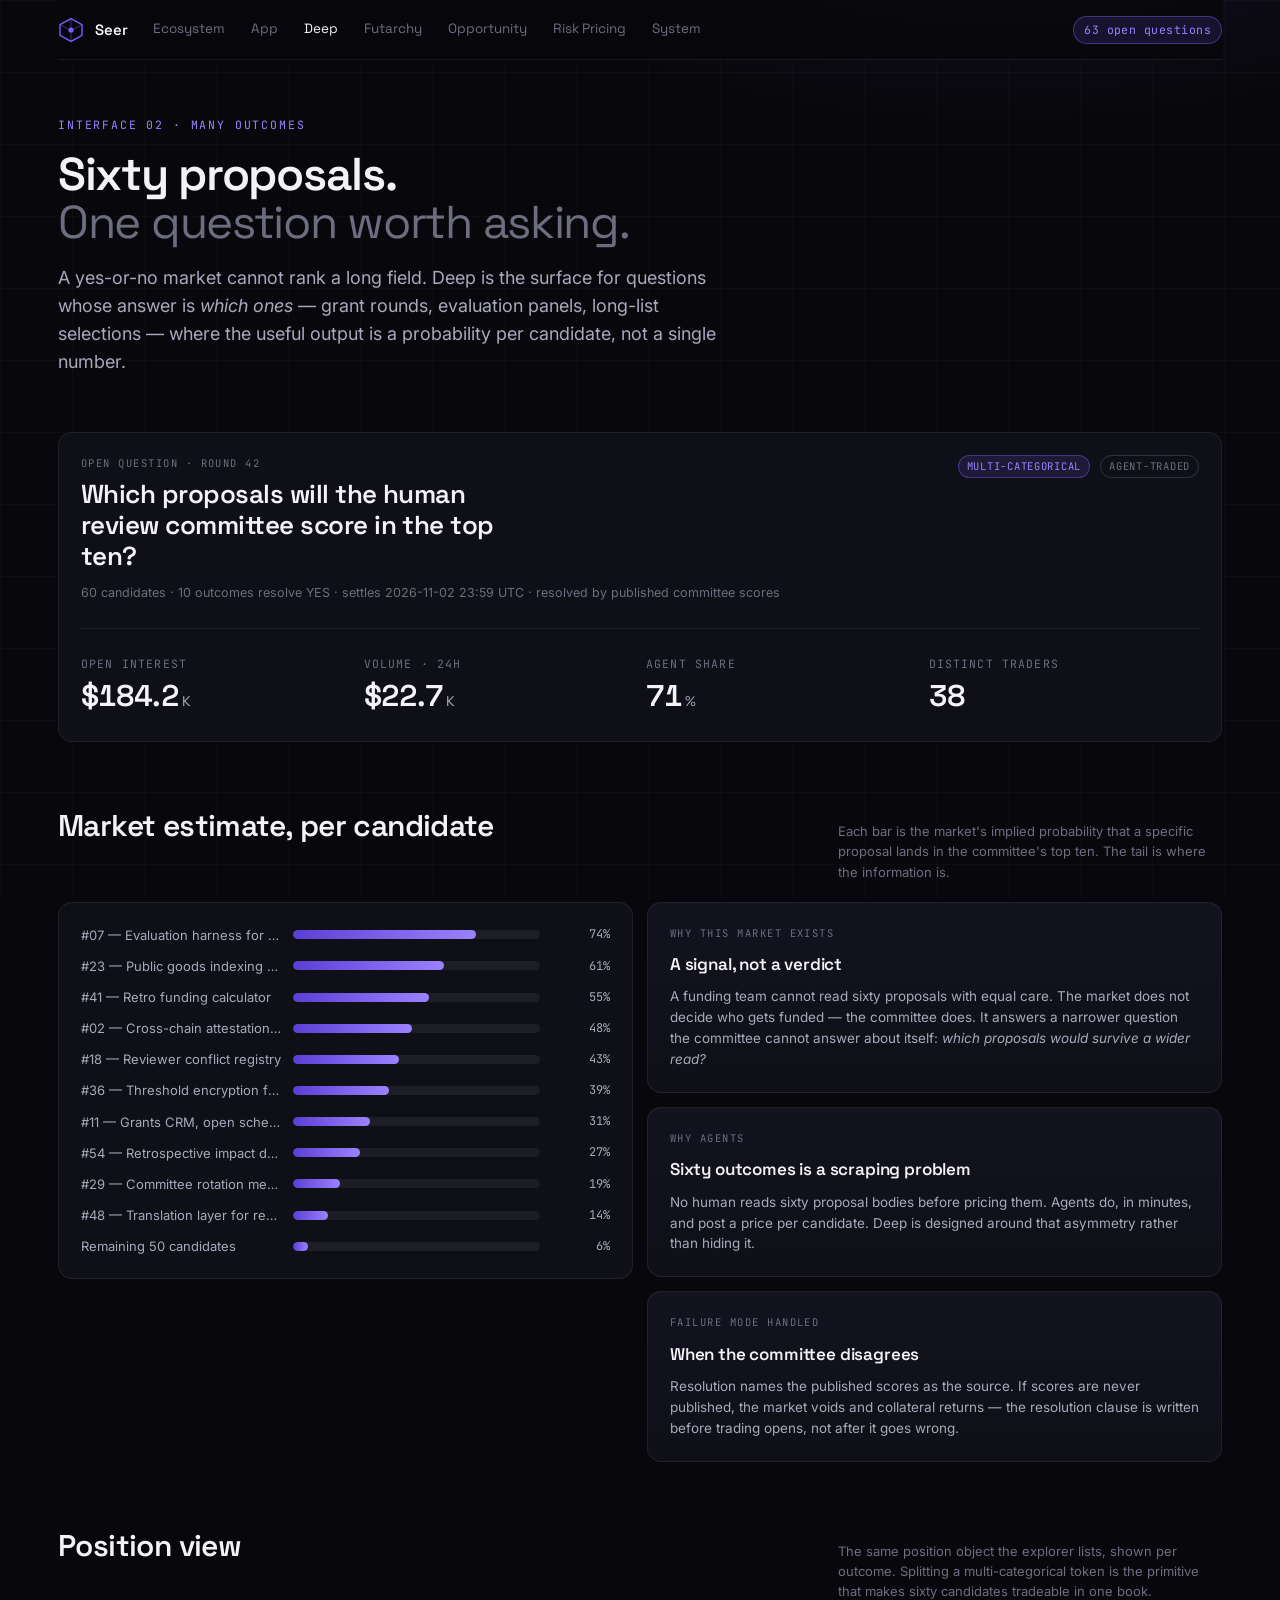
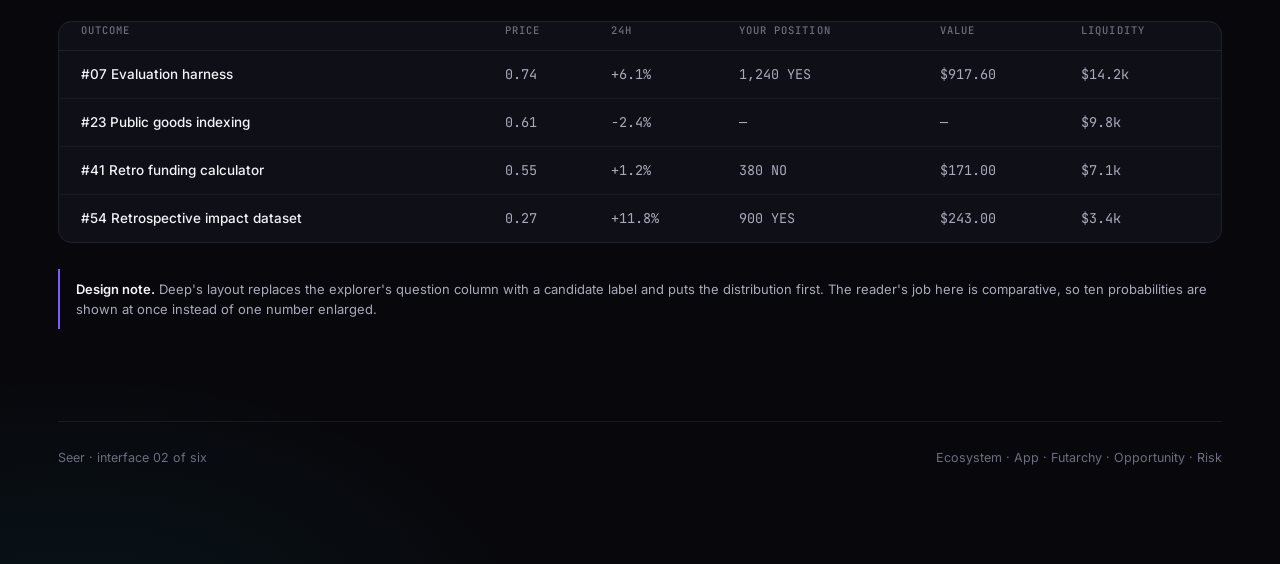
<file: seer-single/deep.html>
<!DOCTYPE html>
<html lang="en">
<head>
<meta charset="utf-8" />
<meta name="viewport" content="width=device-width, initial-scale=1" />
<title>Deep — questions with many possible outcomes</title>
<meta name="description" content="Deep handles questions with more than a handful of outcomes, including markets built for agents to trade." />
<style>
/* ============================================================
   Seer — Six Interfaces
   Design system derived from the Electric Foundation brand kit:
   deep neutral ground, violet as the single accent, cyan only
   where a second signal is genuinely needed.
   ============================================================ */

@import url('https://fonts.googleapis.com/css2?family=Space+Grotesk:wght@400;500;600;700&family=Inter:wght@400;500;600&family=JetBrains+Mono:wght@400;500&display=swap');

:root {
  --bg:            #08080c;
  --bg-soft:       #0b0b12;
  --panel:         #0f0f17;
  --panel-2:       #131320;
  --line:          rgba(255, 255, 255, 0.07);
  --line-strong:   rgba(255, 255, 255, 0.14);
  --ink:           #f2f2f7;
  --ink-2:         #a9a9bd;
  --ink-3:         #6d6d80;
  --violet:        #7c5cff;
  --violet-2:      #9b82ff;
  --violet-dim:    rgba(124, 92, 255, 0.14);
  --cyan:          #00c8dc;
  --cyan-dim:      rgba(0, 200, 220, 0.12);
  --green:         #35d39a;
  --red:           #ff5c6e;
  --amber:         #ffb347;
  --r:             14px;
  --r-sm:          9px;
  --sans:          'Space Grotesk', 'Segoe UI', system-ui, sans-serif;
  --body:          'Inter', 'Segoe UI', system-ui, sans-serif;
  --mono:          'JetBrains Mono', ui-monospace, 'Cascadia Mono', monospace;
}

* { box-sizing: border-box; margin: 0; padding: 0; }

html { scroll-behavior: smooth; }

body {
  background:
    radial-gradient(1100px 620px at 78% -12%, rgba(124, 92, 255, 0.16), transparent 62%),
    radial-gradient(760px 460px at 6% 104%, rgba(0, 200, 220, 0.07), transparent 60%),
    var(--bg);
  color: var(--ink);
  font-family: var(--body);
  font-size: 15px;
  line-height: 1.55;
  -webkit-font-smoothing: antialiased;
  min-height: 100vh;
}

/* faint engineering grid, keeps large dark areas from looking flat */
body::before {
  content: '';
  position: fixed;
  inset: 0;
  background-image:
    linear-gradient(rgba(255, 255, 255, 0.022) 1px, transparent 1px),
    linear-gradient(90deg, rgba(255, 255, 255, 0.022) 1px, transparent 1px);
  background-size: 72px 72px;
  pointer-events: none;
  z-index: 0;
}

.wrap { position: relative; z-index: 1; max-width: 1220px; margin: 0 auto; padding: 0 28px 96px; }

/* ---------- top bar ---------- */
.nav {
  position: sticky; top: 0; z-index: 20;
  display: flex; align-items: center; gap: 26px;
  padding: 16px 0 15px;
  border-bottom: 1px solid var(--line);
  background: rgba(8, 8, 12, 0.82);
  backdrop-filter: blur(14px);
}
.brand { display: flex; align-items: center; gap: 11px; font-family: var(--sans); font-weight: 600; letter-spacing: -0.01em; }
.brand svg { display: block; }
.nav a {
  color: var(--ink-3); text-decoration: none; font-size: 13.5px; font-family: var(--sans);
  transition: color 0.16s;
}
.nav a:hover { color: var(--ink); }
.nav a.on { color: var(--ink); }
.nav .spacer { flex: 1; }
.nav .pill {
  font-size: 11.5px; font-family: var(--mono); letter-spacing: 0.04em;
  color: var(--violet-2); border: 1px solid rgba(124, 92, 255, 0.42);
  padding: 4px 10px; border-radius: 999px; background: var(--violet-dim);
}

/* ---------- headings ---------- */
.eyebrow {
  font-family: var(--mono); font-size: 11.5px; letter-spacing: 0.16em;
  text-transform: uppercase; color: var(--violet-2); margin-bottom: 16px;
}
h1 {
  font-family: var(--sans); font-weight: 600; letter-spacing: -0.028em;
  font-size: clamp(34px, 5.2vw, 60px); line-height: 1.05;
}
h1 .thin { color: var(--ink-3); font-weight: 400; }
h2 {
  font-family: var(--sans); font-weight: 600; letter-spacing: -0.02em;
  font-size: clamp(22px, 2.6vw, 30px); line-height: 1.2;
}
h3 { font-family: var(--sans); font-weight: 600; font-size: 17px; letter-spacing: -0.01em; }
.lede { color: var(--ink-2); font-size: clamp(15px, 1.6vw, 18px); max-width: 62ch; margin-top: 18px; }

/* ---------- hero ---------- */
.hero { padding: 84px 0 60px; }
.hero .actions { display: flex; gap: 12px; margin-top: 32px; flex-wrap: wrap; }

.btn {
  display: inline-flex; align-items: center; gap: 9px;
  font-family: var(--sans); font-size: 14px; font-weight: 500;
  padding: 11px 20px; border-radius: var(--r-sm);
  border: 1px solid var(--line-strong); background: transparent; color: var(--ink);
  text-decoration: none; transition: background 0.16s, border-color 0.16s, transform 0.16s;
}
.btn:hover { background: rgba(255, 255, 255, 0.04); border-color: rgba(255, 255, 255, 0.24); }
.btn.primary {
  background: var(--violet); border-color: var(--violet); color: #ffffff; font-weight: 600;
}
.btn.primary:hover { background: var(--violet-2); border-color: var(--violet-2); transform: translateY(-1px); }

/* ---------- grid + cards ---------- */
.grid { display: grid; gap: 14px; }
.g3 { grid-template-columns: repeat(3, minmax(0, 1fr)); }
.g2 { grid-template-columns: repeat(2, minmax(0, 1fr)); }
.g4 { grid-template-columns: repeat(4, minmax(0, 1fr)); }

.card {
  background: linear-gradient(180deg, var(--panel-2), var(--panel));
  border: 1px solid var(--line); border-radius: var(--r);
  padding: 22px; position: relative; overflow: hidden;
  transition: border-color 0.18s, transform 0.18s;
}
.card:hover { border-color: rgba(124, 92, 255, 0.38); }
a.card { text-decoration: none; color: inherit; display: block; }
a.card:hover { transform: translateY(-2px); }
.card .kicker {
  font-family: var(--mono); font-size: 10.5px; letter-spacing: 0.14em;
  text-transform: uppercase; color: var(--ink-3); margin-bottom: 10px;
}
.card p { color: var(--ink-2); font-size: 13.5px; margin-top: 9px; }
.card .go { margin-top: 16px; font-size: 12.5px; font-family: var(--mono); color: var(--violet-2); }

.card.feature { grid-column: span 2; }
@media (max-width: 900px) {
  .g3, .g2, .g4 { grid-template-columns: 1fr; }
  .card.feature { grid-column: span 1; }
}

/* ---------- stat ---------- */
.stat .num {
  font-family: var(--sans); font-weight: 600; font-size: 30px;
  letter-spacing: -0.03em; font-variant-numeric: tabular-nums;
}
.stat .num small { font-size: 14px; color: var(--ink-2); font-weight: 400; margin-left: 3px; }
.stat .lbl { font-size: 11.5px; font-family: var(--mono); letter-spacing: 0.1em; text-transform: uppercase; color: var(--ink-3); }
.up { color: var(--green); }
.down { color: var(--red); }

/* ---------- table ---------- */
.table { width: 100%; border-collapse: collapse; font-size: 13.5px; }
.table th {
  text-align: left; font-family: var(--mono); font-size: 10.5px; font-weight: 500;
  letter-spacing: 0.1em; text-transform: uppercase; color: var(--ink-3);
  padding: 0 14px 12px; border-bottom: 1px solid var(--line);
}
.table td { padding: 13px 14px; border-bottom: 1px solid rgba(255, 255, 255, 0.04); white-space: nowrap; }
.table td.q { white-space: normal; }
.table tr:last-child td { border-bottom: none; }
.table tbody tr { transition: background 0.14s; }
.table tbody tr:hover { background: rgba(255, 255, 255, 0.026); }
.table .q { color: var(--ink); font-weight: 500; }
.table .num { font-family: var(--mono); font-variant-numeric: tabular-nums; color: var(--ink-2); }

.tag {
  display: inline-block; font-family: var(--mono); font-size: 10.5px; letter-spacing: 0.07em;
  text-transform: uppercase; padding: 2.5px 8px; border-radius: 999px;
  border: 1px solid var(--line-strong); color: var(--ink-3);
}
.tag.violet { color: var(--violet-2); border-color: rgba(124, 92, 255, 0.4); background: var(--violet-dim); }
.tag.cyan { color: var(--cyan); border-color: rgba(0, 200, 220, 0.4); background: var(--cyan-dim); }
.tag.green { color: var(--green); border-color: rgba(53, 211, 154, 0.4); }

/* ---------- probability bar ---------- */
.prob { display: flex; align-items: center; gap: 10px; }
.prob .track { flex: 1; height: 6px; border-radius: 999px; background: rgba(255, 255, 255, 0.08); overflow: hidden; }
.prob .fill { height: 100%; border-radius: 999px; background: linear-gradient(90deg, var(--violet), var(--violet-2)); }
.prob .fill.cy { background: linear-gradient(90deg, #0aa9bb, var(--cyan)); }
.prob .val { font-family: var(--mono); font-size: 12px; font-variant-numeric: tabular-nums; min-width: 46px; text-align: right; }

/* ---------- layout with sidebar ---------- */
.split { display: grid; grid-template-columns: 232px minmax(0, 1fr); gap: 22px; align-items: start; }
@media (max-width: 900px) { .split { grid-template-columns: 1fr; } }

.side { position: sticky; top: 78px; }
.side .group { margin-bottom: 22px; }
.side .group h4 {
  font-family: var(--mono); font-size: 10.5px; letter-spacing: 0.12em; text-transform: uppercase;
  color: var(--ink-3); margin-bottom: 9px;
}
.side .opt {
  display: flex; justify-content: space-between; gap: 8px;
  padding: 7px 10px; border-radius: 7px; font-size: 13px; color: var(--ink-2); cursor: pointer;
  transition: background 0.14s, color 0.14s;
}
.side .opt:hover { background: rgba(255, 255, 255, 0.04); color: var(--ink); }
.side .opt.on { background: var(--violet-dim); color: var(--violet-2); }
.side .opt .n { font-family: var(--mono); font-size: 11px; color: var(--ink-3); }

/* ---------- section spacing ---------- */
.sec { margin-top: 66px; }
.sec-head { display: flex; align-items: baseline; justify-content: space-between; gap: 18px; margin-bottom: 20px; flex-wrap: wrap; }
.sec-head p { color: var(--ink-3); font-size: 13px; max-width: 48ch; }

.panel { background: var(--panel); border: 1px solid var(--line); border-radius: var(--r); padding: 22px; }

/* ---------- bars chart ---------- */
.bars { display: flex; flex-direction: column; gap: 11px; }
.bar-row { display: grid; grid-template-columns: 200px minmax(0, 1fr) 58px; gap: 12px; align-items: center; font-size: 13px; }
@media (max-width: 620px) { .bar-row { grid-template-columns: 124px minmax(0, 1fr) 52px; } }
.bar-row .name { color: var(--ink-2); white-space: nowrap; overflow: hidden; text-overflow: ellipsis; }
.bar-row .track { height: 9px; background: rgba(255, 255, 255, 0.06); border-radius: 999px; overflow: hidden; }
.bar-row .fill { height: 100%; border-radius: 999px; background: linear-gradient(90deg, #5b3fd6, var(--violet-2)); }
.bar-row .pct { font-family: var(--mono); font-size: 12px; text-align: right; color: var(--ink-2); font-variant-numeric: tabular-nums; }

/* ---------- risk heat cells ---------- */
.heat { display: grid; grid-template-columns: repeat(auto-fill, minmax(148px, 1fr)); gap: 10px; }
.heat .cell {
  border: 1px solid var(--line); border-radius: var(--r-sm); padding: 14px;
  background: var(--panel-2); position: relative; overflow: hidden;
}
.heat .cell::after {
  content: ''; position: absolute; inset: 0; opacity: var(--o, 0.1);
  background: var(--c, var(--violet)); pointer-events: none;
}
.heat .cell .sym { font-family: var(--sans); font-weight: 600; font-size: 15px; position: relative; z-index: 1; }
.heat .cell .pd { font-family: var(--mono); font-size: 21px; margin-top: 6px; position: relative; z-index: 1; font-variant-numeric: tabular-nums; }
.heat .cell .sub { font-size: 11px; color: var(--ink-3); position: relative; z-index: 1; margin-top: 2px; }

/* ---------- comparison columns ---------- */
.versus { display: grid; grid-template-columns: 1fr 68px 1fr; gap: 14px; align-items: stretch; }
@media (max-width: 760px) { .versus { grid-template-columns: 1fr; } }
.versus .vs {
  display: flex; align-items: center; justify-content: center;
  font-family: var(--mono); font-size: 12px; color: var(--ink-3);
}
.verdict {
  border-radius: var(--r); border: 1px solid rgba(53, 211, 154, 0.34);
  background: rgba(53, 211, 154, 0.07); padding: 18px 22px;
}

/* ---------- leaderboard ---------- */
.rank { display: flex; flex-direction: column; }
.rank .row {
  display: grid; grid-template-columns: 40px minmax(0, 1fr) 120px 92px;
  gap: 14px; align-items: center; padding: 13px 4px;
  border-bottom: 1px solid rgba(255, 255, 255, 0.05); font-size: 13.5px;
}
@media (max-width: 640px) { .rank .row { grid-template-columns: 30px minmax(0, 1fr) 70px; } .rank .row .hide-sm { display: none; } }
.rank .row:last-child { border-bottom: none; }
.rank .i { font-family: var(--mono); color: var(--ink-3); font-size: 12px; }
.rank .nm { font-weight: 500; }
.rank .nm span { color: var(--ink-3); font-weight: 400; font-size: 12px; display: block; margin-top: 2px; }

/* ---------- footer ---------- */
.foot {
  margin-top: 92px; padding-top: 26px; border-top: 1px solid var(--line);
  display: flex; justify-content: space-between; gap: 20px; flex-wrap: wrap;
  color: var(--ink-3); font-size: 12.5px;
}
.foot a { color: var(--ink-3); text-decoration: none; }
.foot a:hover { color: var(--violet-2); }

/* ---------- misc ---------- */
.mono { font-family: var(--mono); font-variant-numeric: tabular-nums; }
.dim { color: var(--ink-3); }
.small { font-size: 12.5px; }
hr.sep { border: none; border-top: 1px solid var(--line); margin: 26px 0; }

.docnote {
  border-left: 2px solid var(--violet); padding: 10px 0 10px 16px;
  color: var(--ink-2); font-size: 13px; margin-top: 26px;
}
.docnote b { color: var(--ink); font-weight: 600; }

@media (prefers-reduced-motion: reduce) {
  * { transition: none !important; animation: none !important; }
}

/* ---------- narrow screens ---------- */
@media (max-width: 780px) {
  html, body { overflow-x: hidden; }
  .wrap { padding: 0 18px 72px; }
  .nav {
    gap: 15px; overflow-x: auto; scrollbar-width: none;
    -webkit-overflow-scrolling: touch; padding: 13px 0 12px;
  }
  .nav::-webkit-scrollbar { display: none; }
  .nav a { white-space: nowrap; font-size: 13px; }
  .nav .pill { display: none; }
  .nav .spacer { display: none; }
  .hero { padding: 48px 0 34px; }
  .sec { margin-top: 46px; }
  .card, .panel { padding: 17px; }
  .table th, .table td { padding-left: 10px; padding-right: 10px; }
  .foot { margin-top: 60px; flex-direction: column; gap: 10px; }
}

</style>
</head>
<body>

<div class="wrap">
  <nav class="nav">
    <div class="brand">
      <svg width="26" height="26" viewBox="0 0 26 26" fill="none" aria-hidden="true">
        <path d="M13 1.6 24 7.6v10.8L13 24.4 2 18.4V7.6z" stroke="#7c5cff" stroke-width="1.4"/>
        <path d="M13 1.6v22.8M2 7.6l11 6 11-6" stroke="#7c5cff" stroke-width="0.9" opacity="0.5"/>
        <circle cx="13" cy="13" r="2.6" fill="#7c5cff"/>
      </svg>
      Seer
    </div>
    <a href="index.html">Ecosystem</a>
    <a href="app.html">App</a>
    <a class="on" href="deep.html">Deep</a>
    <a href="futarchy.html">Futarchy</a>
    <a href="opportunity.html">Opportunity</a>
    <a href="risk.html">Risk Pricing</a>
    <a href="system.html">System</a>
    <div class="spacer"></div>
    <span class="pill">63 open questions</span>
  </nav>

  <header class="hero" style="padding:56px 0 30px">
    <div class="eyebrow">Interface 02 · Many outcomes</div>
    <h1 style="font-size:clamp(30px,4vw,46px)">Sixty proposals.<br /><span class="thin">One question worth asking.</span></h1>
    <p class="lede">
      A yes-or-no market cannot rank a long field. Deep is the surface for questions whose answer is
      <em>which ones</em> — grant rounds, evaluation panels, long-list selections — where the useful
      output is a probability per candidate, not a single number.
    </p>
  </header>

  <section class="panel" style="margin-top:26px">
    <div style="display:flex;justify-content:space-between;gap:20px;flex-wrap:wrap;align-items:flex-start">
      <div>
        <div class="kicker" style="font-family:var(--mono);font-size:10.5px;letter-spacing:.14em;text-transform:uppercase;color:var(--ink-3);margin-bottom:8px">Open question · round 42</div>
        <h2 style="font-size:clamp(20px,2.4vw,26px);max-width:26ch">Which proposals will the human review committee score in the top ten?</h2>
        <p class="small dim" style="margin-top:10px">60 candidates · 10 outcomes resolve YES · settles 2026-11-02 23:59 UTC · resolved by published committee scores</p>
      </div>
      <div style="display:flex;gap:10px;flex-wrap:wrap">
        <div class="tag violet">Multi-categorical</div>
        <div class="tag">Agent-traded</div>
      </div>
    </div>

    <hr class="sep" />

    <div class="grid g4" style="gap:12px">
      <div><div class="stat"><div class="lbl">Open interest</div><div class="num">$184.2<small>K</small></div></div></div>
      <div><div class="stat"><div class="lbl">Volume · 24h</div><div class="num">$22.7<small>K</small></div></div></div>
      <div><div class="stat"><div class="lbl">Agent share</div><div class="num">71<small>%</small></div></div></div>
      <div><div class="stat"><div class="lbl">Distinct traders</div><div class="num">38</div></div></div>
    </div>
  </section>

  <section class="sec">
    <div class="sec-head">
      <h2>Market estimate, per candidate</h2>
      <p>Each bar is the market's implied probability that a specific proposal lands in the committee's top ten. The tail is where the information is.</p>
    </div>

    <div class="grid g2" style="align-items:start">
      <div class="panel">
        <div class="bars">
          <div class="bar-row"><div class="name">#07 — Evaluation harness for LLM scoring</div><div class="track"><div class="fill" style="width:74%"></div></div><div class="pct">74%</div></div>
          <div class="bar-row"><div class="name">#23 — Public goods indexing standard</div><div class="track"><div class="fill" style="width:61%"></div></div><div class="pct">61%</div></div>
          <div class="bar-row"><div class="name">#41 — Retro funding calculator</div><div class="track"><div class="fill" style="width:55%"></div></div><div class="pct">55%</div></div>
          <div class="bar-row"><div class="name">#02 — Cross-chain attestation relay</div><div class="track"><div class="fill" style="width:48%"></div></div><div class="pct">48%</div></div>
          <div class="bar-row"><div class="name">#18 — Reviewer conflict registry</div><div class="track"><div class="fill" style="width:43%"></div></div><div class="pct">43%</div></div>
          <div class="bar-row"><div class="name">#36 — Threshold encryption for ballots</div><div class="track"><div class="fill" style="width:39%"></div></div><div class="pct">39%</div></div>
          <div class="bar-row"><div class="name">#11 — Grants CRM, open schema</div><div class="track"><div class="fill" style="width:31%"></div></div><div class="pct">31%</div></div>
          <div class="bar-row"><div class="name">#54 — Retrospective impact dataset</div><div class="track"><div class="fill" style="width:27%"></div></div><div class="pct">27%</div></div>
          <div class="bar-row"><div class="name">#29 — Committee rotation mechanism</div><div class="track"><div class="fill" style="width:19%"></div></div><div class="pct">19%</div></div>
          <div class="bar-row"><div class="name">#48 — Translation layer for reports</div><div class="track"><div class="fill" style="width:14%"></div></div><div class="pct">14%</div></div>
          <div class="bar-row"><div class="name">Remaining 50 candidates</div><div class="track"><div class="fill" style="width:6%"></div></div><div class="pct">6%</div></div>
        </div>
      </div>

      <div>
        <div class="card" style="margin-bottom:14px">
          <div class="kicker">Why this market exists</div>
          <h3>A signal, not a verdict</h3>
          <p>
            A funding team cannot read sixty proposals with equal care. The market does not decide who
            gets funded — the committee does. It answers a narrower question the committee cannot answer
            about itself: <em>which proposals would survive a wider read?</em>
          </p>
        </div>
        <div class="card" style="margin-bottom:14px">
          <div class="kicker">Why agents</div>
          <h3>Sixty outcomes is a scraping problem</h3>
          <p>
            No human reads sixty proposal bodies before pricing them. Agents do, in minutes, and post a
            price per candidate. Deep is designed around that asymmetry rather than hiding it.
          </p>
        </div>
        <div class="card">
          <div class="kicker">Failure mode handled</div>
          <h3>When the committee disagrees</h3>
          <p>
            Resolution names the published scores as the source. If scores are never published, the
            market voids and collateral returns — the resolution clause is written before trading opens,
            not after it goes wrong.
          </p>
        </div>
      </div>
    </div>
  </section>

  <section class="sec">
    <div class="sec-head">
      <h2>Position view</h2>
      <p>The same position object the explorer lists, shown per outcome. Splitting a multi-categorical token is the primitive that makes sixty candidates tradeable in one book.</p>
    </div>
    <div class="panel" style="padding:0;overflow:hidden">
      <table class="table">
        <thead>
          <tr>
            <th style="padding-left:22px">Outcome</th>
            <th>Price</th>
            <th>24h</th>
            <th>Your position</th>
            <th>Value</th>
            <th>Liquidity</th>
          </tr>
        </thead>
        <tbody>
          <tr><td class="q" style="padding-left:22px">#07 Evaluation harness</td><td class="num">0.74</td><td class="num up">+6.1%</td><td class="num">1,240 YES</td><td class="num">$917.60</td><td class="num">$14.2k</td></tr>
          <tr><td class="q" style="padding-left:22px">#23 Public goods indexing</td><td class="num">0.61</td><td class="num down">−2.4%</td><td class="num">—</td><td class="num">—</td><td class="num">$9.8k</td></tr>
          <tr><td class="q" style="padding-left:22px">#41 Retro funding calculator</td><td class="num">0.55</td><td class="num up">+1.2%</td><td class="num">380 NO</td><td class="num">$171.00</td><td class="num">$7.1k</td></tr>
          <tr><td class="q" style="padding-left:22px">#54 Retrospective impact dataset</td><td class="num">0.27</td><td class="num up">+11.8%</td><td class="num">900 YES</td><td class="num">$243.00</td><td class="num">$3.4k</td></tr>
        </tbody>
      </table>
    </div>
    <div class="docnote">
      <b>Design note.</b> Deep's layout replaces the explorer's question column with a candidate label and
      puts the distribution first. The reader's job here is comparative, so ten probabilities are shown
      at once instead of one number enlarged.
    </div>
  </section>

  <footer class="foot">
    <div>Seer · interface 02 of six</div>
    <div><a href="index.html">Ecosystem</a> · <a href="app.html">App</a> · <a href="futarchy.html">Futarchy</a> · <a href="opportunity.html">Opportunity</a> · <a href="risk.html">Risk</a></div>
  </footer>
</div>

</body>
</html>
</file>
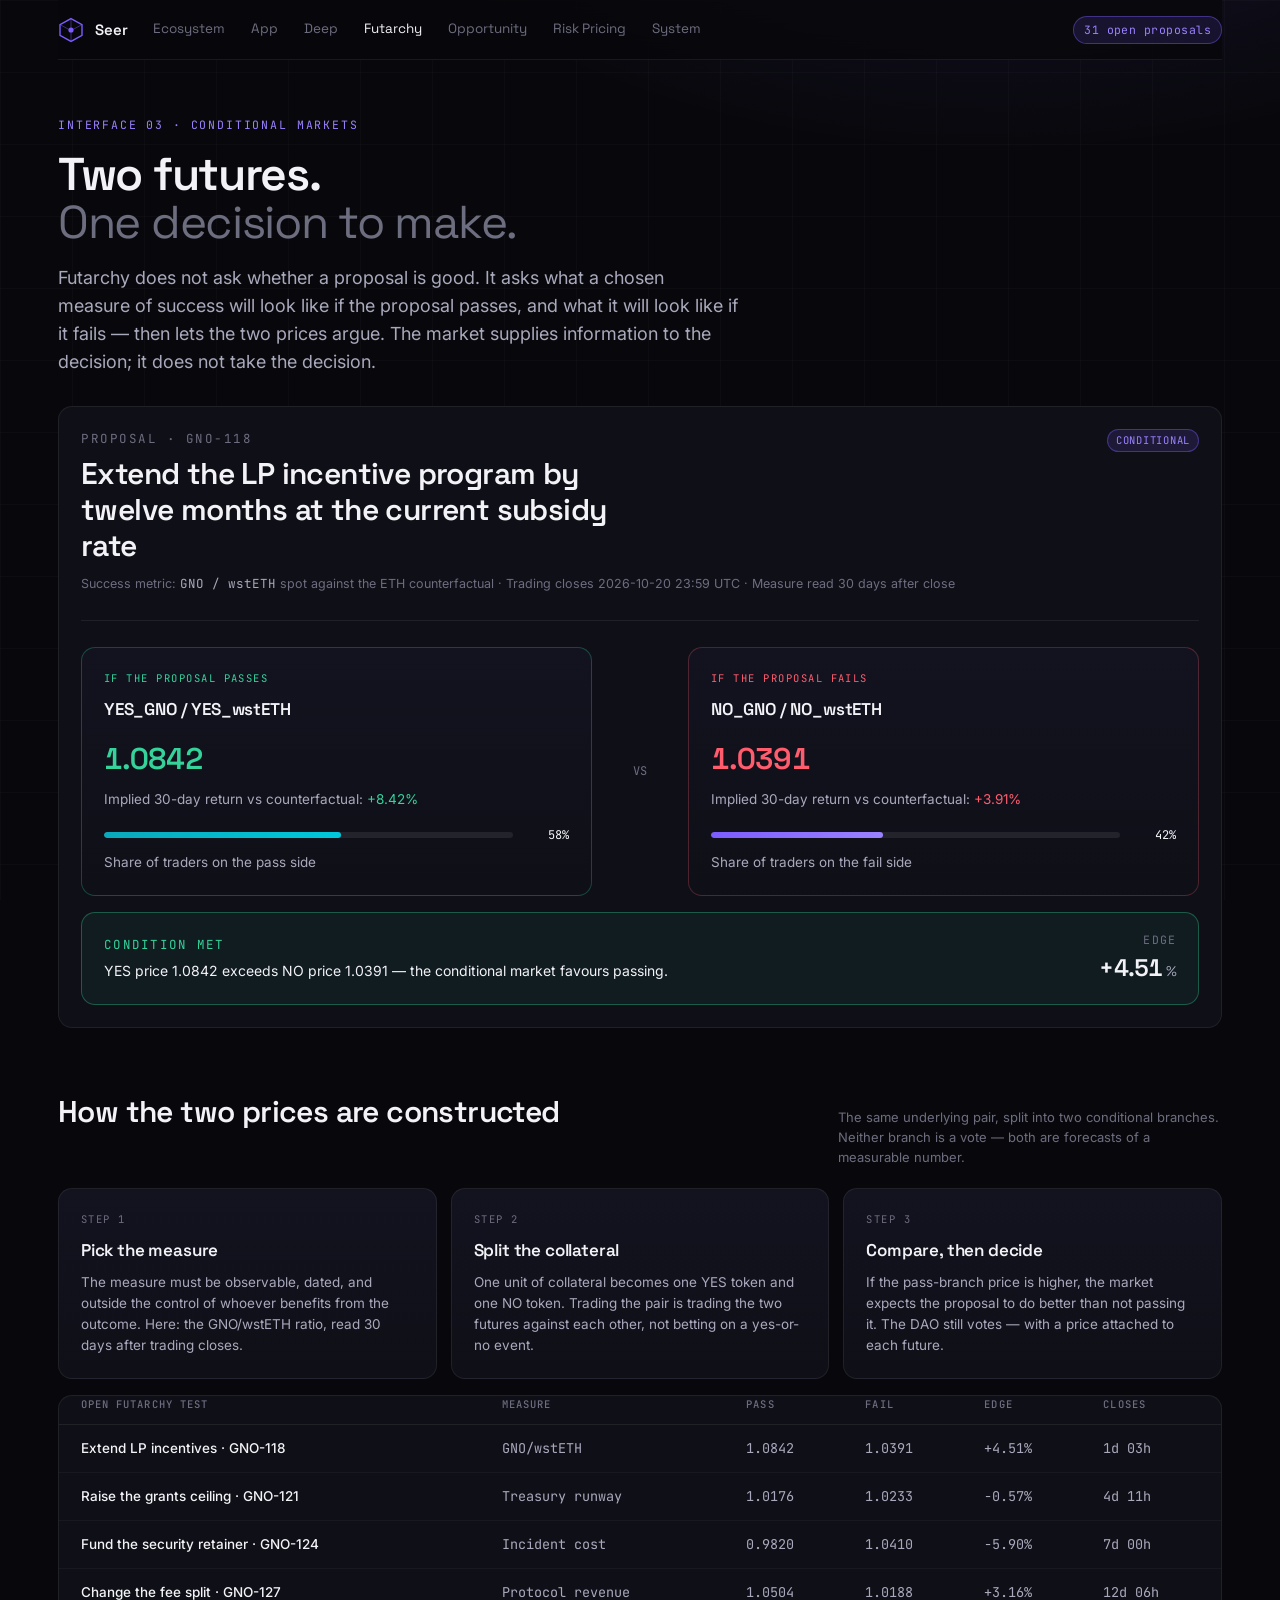
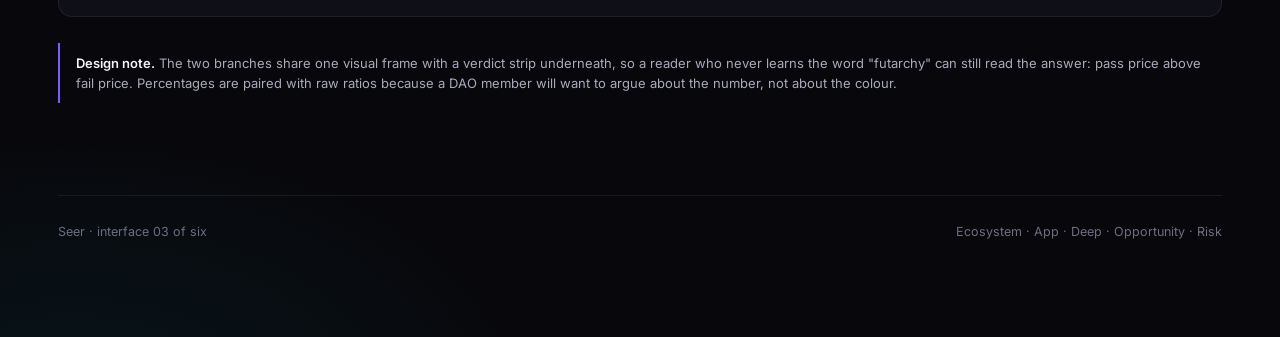
<file: seer-single/futarchy.html>
<!DOCTYPE html>
<html lang="en">
<head>
<meta charset="utf-8" />
<meta name="viewport" content="width=device-width, initial-scale=1" />
<title>Futarchy — price the outcome, then decide</title>
<meta name="description" content="Conditional markets that forecast what success looks like if a proposal passes versus if it fails." />
<style>
/* ============================================================
   Seer — Six Interfaces
   Design system derived from the Electric Foundation brand kit:
   deep neutral ground, violet as the single accent, cyan only
   where a second signal is genuinely needed.
   ============================================================ */

@import url('https://fonts.googleapis.com/css2?family=Space+Grotesk:wght@400;500;600;700&family=Inter:wght@400;500;600&family=JetBrains+Mono:wght@400;500&display=swap');

:root {
  --bg:            #08080c;
  --bg-soft:       #0b0b12;
  --panel:         #0f0f17;
  --panel-2:       #131320;
  --line:          rgba(255, 255, 255, 0.07);
  --line-strong:   rgba(255, 255, 255, 0.14);
  --ink:           #f2f2f7;
  --ink-2:         #a9a9bd;
  --ink-3:         #6d6d80;
  --violet:        #7c5cff;
  --violet-2:      #9b82ff;
  --violet-dim:    rgba(124, 92, 255, 0.14);
  --cyan:          #00c8dc;
  --cyan-dim:      rgba(0, 200, 220, 0.12);
  --green:         #35d39a;
  --red:           #ff5c6e;
  --amber:         #ffb347;
  --r:             14px;
  --r-sm:          9px;
  --sans:          'Space Grotesk', 'Segoe UI', system-ui, sans-serif;
  --body:          'Inter', 'Segoe UI', system-ui, sans-serif;
  --mono:          'JetBrains Mono', ui-monospace, 'Cascadia Mono', monospace;
}

* { box-sizing: border-box; margin: 0; padding: 0; }

html { scroll-behavior: smooth; }

body {
  background:
    radial-gradient(1100px 620px at 78% -12%, rgba(124, 92, 255, 0.16), transparent 62%),
    radial-gradient(760px 460px at 6% 104%, rgba(0, 200, 220, 0.07), transparent 60%),
    var(--bg);
  color: var(--ink);
  font-family: var(--body);
  font-size: 15px;
  line-height: 1.55;
  -webkit-font-smoothing: antialiased;
  min-height: 100vh;
}

/* faint engineering grid, keeps large dark areas from looking flat */
body::before {
  content: '';
  position: fixed;
  inset: 0;
  background-image:
    linear-gradient(rgba(255, 255, 255, 0.022) 1px, transparent 1px),
    linear-gradient(90deg, rgba(255, 255, 255, 0.022) 1px, transparent 1px);
  background-size: 72px 72px;
  pointer-events: none;
  z-index: 0;
}

.wrap { position: relative; z-index: 1; max-width: 1220px; margin: 0 auto; padding: 0 28px 96px; }

/* ---------- top bar ---------- */
.nav {
  position: sticky; top: 0; z-index: 20;
  display: flex; align-items: center; gap: 26px;
  padding: 16px 0 15px;
  border-bottom: 1px solid var(--line);
  background: rgba(8, 8, 12, 0.82);
  backdrop-filter: blur(14px);
}
.brand { display: flex; align-items: center; gap: 11px; font-family: var(--sans); font-weight: 600; letter-spacing: -0.01em; }
.brand svg { display: block; }
.nav a {
  color: var(--ink-3); text-decoration: none; font-size: 13.5px; font-family: var(--sans);
  transition: color 0.16s;
}
.nav a:hover { color: var(--ink); }
.nav a.on { color: var(--ink); }
.nav .spacer { flex: 1; }
.nav .pill {
  font-size: 11.5px; font-family: var(--mono); letter-spacing: 0.04em;
  color: var(--violet-2); border: 1px solid rgba(124, 92, 255, 0.42);
  padding: 4px 10px; border-radius: 999px; background: var(--violet-dim);
}

/* ---------- headings ---------- */
.eyebrow {
  font-family: var(--mono); font-size: 11.5px; letter-spacing: 0.16em;
  text-transform: uppercase; color: var(--violet-2); margin-bottom: 16px;
}
h1 {
  font-family: var(--sans); font-weight: 600; letter-spacing: -0.028em;
  font-size: clamp(34px, 5.2vw, 60px); line-height: 1.05;
}
h1 .thin { color: var(--ink-3); font-weight: 400; }
h2 {
  font-family: var(--sans); font-weight: 600; letter-spacing: -0.02em;
  font-size: clamp(22px, 2.6vw, 30px); line-height: 1.2;
}
h3 { font-family: var(--sans); font-weight: 600; font-size: 17px; letter-spacing: -0.01em; }
.lede { color: var(--ink-2); font-size: clamp(15px, 1.6vw, 18px); max-width: 62ch; margin-top: 18px; }

/* ---------- hero ---------- */
.hero { padding: 84px 0 60px; }
.hero .actions { display: flex; gap: 12px; margin-top: 32px; flex-wrap: wrap; }

.btn {
  display: inline-flex; align-items: center; gap: 9px;
  font-family: var(--sans); font-size: 14px; font-weight: 500;
  padding: 11px 20px; border-radius: var(--r-sm);
  border: 1px solid var(--line-strong); background: transparent; color: var(--ink);
  text-decoration: none; transition: background 0.16s, border-color 0.16s, transform 0.16s;
}
.btn:hover { background: rgba(255, 255, 255, 0.04); border-color: rgba(255, 255, 255, 0.24); }
.btn.primary {
  background: var(--violet); border-color: var(--violet); color: #ffffff; font-weight: 600;
}
.btn.primary:hover { background: var(--violet-2); border-color: var(--violet-2); transform: translateY(-1px); }

/* ---------- grid + cards ---------- */
.grid { display: grid; gap: 14px; }
.g3 { grid-template-columns: repeat(3, minmax(0, 1fr)); }
.g2 { grid-template-columns: repeat(2, minmax(0, 1fr)); }
.g4 { grid-template-columns: repeat(4, minmax(0, 1fr)); }

.card {
  background: linear-gradient(180deg, var(--panel-2), var(--panel));
  border: 1px solid var(--line); border-radius: var(--r);
  padding: 22px; position: relative; overflow: hidden;
  transition: border-color 0.18s, transform 0.18s;
}
.card:hover { border-color: rgba(124, 92, 255, 0.38); }
a.card { text-decoration: none; color: inherit; display: block; }
a.card:hover { transform: translateY(-2px); }
.card .kicker {
  font-family: var(--mono); font-size: 10.5px; letter-spacing: 0.14em;
  text-transform: uppercase; color: var(--ink-3); margin-bottom: 10px;
}
.card p { color: var(--ink-2); font-size: 13.5px; margin-top: 9px; }
.card .go { margin-top: 16px; font-size: 12.5px; font-family: var(--mono); color: var(--violet-2); }

.card.feature { grid-column: span 2; }
@media (max-width: 900px) {
  .g3, .g2, .g4 { grid-template-columns: 1fr; }
  .card.feature { grid-column: span 1; }
}

/* ---------- stat ---------- */
.stat .num {
  font-family: var(--sans); font-weight: 600; font-size: 30px;
  letter-spacing: -0.03em; font-variant-numeric: tabular-nums;
}
.stat .num small { font-size: 14px; color: var(--ink-2); font-weight: 400; margin-left: 3px; }
.stat .lbl { font-size: 11.5px; font-family: var(--mono); letter-spacing: 0.1em; text-transform: uppercase; color: var(--ink-3); }
.up { color: var(--green); }
.down { color: var(--red); }

/* ---------- table ---------- */
.table { width: 100%; border-collapse: collapse; font-size: 13.5px; }
.table th {
  text-align: left; font-family: var(--mono); font-size: 10.5px; font-weight: 500;
  letter-spacing: 0.1em; text-transform: uppercase; color: var(--ink-3);
  padding: 0 14px 12px; border-bottom: 1px solid var(--line);
}
.table td { padding: 13px 14px; border-bottom: 1px solid rgba(255, 255, 255, 0.04); white-space: nowrap; }
.table td.q { white-space: normal; }
.table tr:last-child td { border-bottom: none; }
.table tbody tr { transition: background 0.14s; }
.table tbody tr:hover { background: rgba(255, 255, 255, 0.026); }
.table .q { color: var(--ink); font-weight: 500; }
.table .num { font-family: var(--mono); font-variant-numeric: tabular-nums; color: var(--ink-2); }

.tag {
  display: inline-block; font-family: var(--mono); font-size: 10.5px; letter-spacing: 0.07em;
  text-transform: uppercase; padding: 2.5px 8px; border-radius: 999px;
  border: 1px solid var(--line-strong); color: var(--ink-3);
}
.tag.violet { color: var(--violet-2); border-color: rgba(124, 92, 255, 0.4); background: var(--violet-dim); }
.tag.cyan { color: var(--cyan); border-color: rgba(0, 200, 220, 0.4); background: var(--cyan-dim); }
.tag.green { color: var(--green); border-color: rgba(53, 211, 154, 0.4); }

/* ---------- probability bar ---------- */
.prob { display: flex; align-items: center; gap: 10px; }
.prob .track { flex: 1; height: 6px; border-radius: 999px; background: rgba(255, 255, 255, 0.08); overflow: hidden; }
.prob .fill { height: 100%; border-radius: 999px; background: linear-gradient(90deg, var(--violet), var(--violet-2)); }
.prob .fill.cy { background: linear-gradient(90deg, #0aa9bb, var(--cyan)); }
.prob .val { font-family: var(--mono); font-size: 12px; font-variant-numeric: tabular-nums; min-width: 46px; text-align: right; }

/* ---------- layout with sidebar ---------- */
.split { display: grid; grid-template-columns: 232px minmax(0, 1fr); gap: 22px; align-items: start; }
@media (max-width: 900px) { .split { grid-template-columns: 1fr; } }

.side { position: sticky; top: 78px; }
.side .group { margin-bottom: 22px; }
.side .group h4 {
  font-family: var(--mono); font-size: 10.5px; letter-spacing: 0.12em; text-transform: uppercase;
  color: var(--ink-3); margin-bottom: 9px;
}
.side .opt {
  display: flex; justify-content: space-between; gap: 8px;
  padding: 7px 10px; border-radius: 7px; font-size: 13px; color: var(--ink-2); cursor: pointer;
  transition: background 0.14s, color 0.14s;
}
.side .opt:hover { background: rgba(255, 255, 255, 0.04); color: var(--ink); }
.side .opt.on { background: var(--violet-dim); color: var(--violet-2); }
.side .opt .n { font-family: var(--mono); font-size: 11px; color: var(--ink-3); }

/* ---------- section spacing ---------- */
.sec { margin-top: 66px; }
.sec-head { display: flex; align-items: baseline; justify-content: space-between; gap: 18px; margin-bottom: 20px; flex-wrap: wrap; }
.sec-head p { color: var(--ink-3); font-size: 13px; max-width: 48ch; }

.panel { background: var(--panel); border: 1px solid var(--line); border-radius: var(--r); padding: 22px; }

/* ---------- bars chart ---------- */
.bars { display: flex; flex-direction: column; gap: 11px; }
.bar-row { display: grid; grid-template-columns: 200px minmax(0, 1fr) 58px; gap: 12px; align-items: center; font-size: 13px; }
@media (max-width: 620px) { .bar-row { grid-template-columns: 124px minmax(0, 1fr) 52px; } }
.bar-row .name { color: var(--ink-2); white-space: nowrap; overflow: hidden; text-overflow: ellipsis; }
.bar-row .track { height: 9px; background: rgba(255, 255, 255, 0.06); border-radius: 999px; overflow: hidden; }
.bar-row .fill { height: 100%; border-radius: 999px; background: linear-gradient(90deg, #5b3fd6, var(--violet-2)); }
.bar-row .pct { font-family: var(--mono); font-size: 12px; text-align: right; color: var(--ink-2); font-variant-numeric: tabular-nums; }

/* ---------- risk heat cells ---------- */
.heat { display: grid; grid-template-columns: repeat(auto-fill, minmax(148px, 1fr)); gap: 10px; }
.heat .cell {
  border: 1px solid var(--line); border-radius: var(--r-sm); padding: 14px;
  background: var(--panel-2); position: relative; overflow: hidden;
}
.heat .cell::after {
  content: ''; position: absolute; inset: 0; opacity: var(--o, 0.1);
  background: var(--c, var(--violet)); pointer-events: none;
}
.heat .cell .sym { font-family: var(--sans); font-weight: 600; font-size: 15px; position: relative; z-index: 1; }
.heat .cell .pd { font-family: var(--mono); font-size: 21px; margin-top: 6px; position: relative; z-index: 1; font-variant-numeric: tabular-nums; }
.heat .cell .sub { font-size: 11px; color: var(--ink-3); position: relative; z-index: 1; margin-top: 2px; }

/* ---------- comparison columns ---------- */
.versus { display: grid; grid-template-columns: 1fr 68px 1fr; gap: 14px; align-items: stretch; }
@media (max-width: 760px) { .versus { grid-template-columns: 1fr; } }
.versus .vs {
  display: flex; align-items: center; justify-content: center;
  font-family: var(--mono); font-size: 12px; color: var(--ink-3);
}
.verdict {
  border-radius: var(--r); border: 1px solid rgba(53, 211, 154, 0.34);
  background: rgba(53, 211, 154, 0.07); padding: 18px 22px;
}

/* ---------- leaderboard ---------- */
.rank { display: flex; flex-direction: column; }
.rank .row {
  display: grid; grid-template-columns: 40px minmax(0, 1fr) 120px 92px;
  gap: 14px; align-items: center; padding: 13px 4px;
  border-bottom: 1px solid rgba(255, 255, 255, 0.05); font-size: 13.5px;
}
@media (max-width: 640px) { .rank .row { grid-template-columns: 30px minmax(0, 1fr) 70px; } .rank .row .hide-sm { display: none; } }
.rank .row:last-child { border-bottom: none; }
.rank .i { font-family: var(--mono); color: var(--ink-3); font-size: 12px; }
.rank .nm { font-weight: 500; }
.rank .nm span { color: var(--ink-3); font-weight: 400; font-size: 12px; display: block; margin-top: 2px; }

/* ---------- footer ---------- */
.foot {
  margin-top: 92px; padding-top: 26px; border-top: 1px solid var(--line);
  display: flex; justify-content: space-between; gap: 20px; flex-wrap: wrap;
  color: var(--ink-3); font-size: 12.5px;
}
.foot a { color: var(--ink-3); text-decoration: none; }
.foot a:hover { color: var(--violet-2); }

/* ---------- misc ---------- */
.mono { font-family: var(--mono); font-variant-numeric: tabular-nums; }
.dim { color: var(--ink-3); }
.small { font-size: 12.5px; }
hr.sep { border: none; border-top: 1px solid var(--line); margin: 26px 0; }

.docnote {
  border-left: 2px solid var(--violet); padding: 10px 0 10px 16px;
  color: var(--ink-2); font-size: 13px; margin-top: 26px;
}
.docnote b { color: var(--ink); font-weight: 600; }

@media (prefers-reduced-motion: reduce) {
  * { transition: none !important; animation: none !important; }
}

/* ---------- narrow screens ---------- */
@media (max-width: 780px) {
  html, body { overflow-x: hidden; }
  .wrap { padding: 0 18px 72px; }
  .nav {
    gap: 15px; overflow-x: auto; scrollbar-width: none;
    -webkit-overflow-scrolling: touch; padding: 13px 0 12px;
  }
  .nav::-webkit-scrollbar { display: none; }
  .nav a { white-space: nowrap; font-size: 13px; }
  .nav .pill { display: none; }
  .nav .spacer { display: none; }
  .hero { padding: 48px 0 34px; }
  .sec { margin-top: 46px; }
  .card, .panel { padding: 17px; }
  .table th, .table td { padding-left: 10px; padding-right: 10px; }
  .foot { margin-top: 60px; flex-direction: column; gap: 10px; }
}

</style>
</head>
<body>

<div class="wrap">
  <nav class="nav">
    <div class="brand">
      <svg width="26" height="26" viewBox="0 0 26 26" fill="none" aria-hidden="true">
        <path d="M13 1.6 24 7.6v10.8L13 24.4 2 18.4V7.6z" stroke="#7c5cff" stroke-width="1.4"/>
        <path d="M13 1.6v22.8M2 7.6l11 6 11-6" stroke="#7c5cff" stroke-width="0.9" opacity="0.5"/>
        <circle cx="13" cy="13" r="2.6" fill="#7c5cff"/>
      </svg>
      Seer
    </div>
    <a href="index.html">Ecosystem</a>
    <a href="app.html">App</a>
    <a href="deep.html">Deep</a>
    <a class="on" href="futarchy.html">Futarchy</a>
    <a href="opportunity.html">Opportunity</a>
    <a href="risk.html">Risk Pricing</a>
    <a href="system.html">System</a>
    <div class="spacer"></div>
    <span class="pill">31 open proposals</span>
  </nav>

  <header class="hero" style="padding:56px 0 30px">
    <div class="eyebrow">Interface 03 · Conditional markets</div>
    <h1 style="font-size:clamp(30px,4vw,46px)">Two futures.<br /><span class="thin">One decision to make.</span></h1>
    <p class="lede">
      Futarchy does not ask whether a proposal is good. It asks what a chosen measure of success will
      look like if the proposal passes, and what it will look like if it fails — then lets the two prices
      argue. The market supplies information to the decision; it does not take the decision.
    </p>
  </header>

  <section class="panel">
    <div style="display:flex;justify-content:space-between;gap:20px;flex-wrap:wrap;align-items:flex-start">
      <div>
        <div class="mono small dim" style="letter-spacing:.12em">PROPOSAL · GNO-118</div>
        <h2 style="margin-top:8px;max-width:30ch">Extend the LP incentive program by twelve months at the current subsidy rate</h2>
        <p class="small dim" style="margin-top:10px">
          Success metric: <span class="mono" style="color:var(--ink-2)">GNO / wstETH</span> spot against the ETH counterfactual ·
          Trading closes 2026-10-20 23:59 UTC · Measure read 30 days after close
        </p>
      </div>
      <div class="tag violet">Conditional</div>
    </div>

    <hr class="sep" />

    <div class="versus">
      <div class="card" style="border-color:rgba(53,211,154,.28)">
        <div class="kicker" style="color:var(--green)">If the proposal passes</div>
        <h3>YES_GNO / YES_wstETH</h3>
        <div class="stat" style="margin-top:14px"><div class="num up">1.0842</div></div>
        <p class="small dim" style="margin-top:6px">Implied 30-day return vs counterfactual: <span class="up">+8.42%</span></p>
        <div class="prob" style="margin-top:16px">
          <div class="track"><div class="fill cy" style="width:58%"></div></div>
          <div class="val">58%</div>
        </div>
        <p class="small dim" style="margin-top:8px">Share of traders on the pass side</p>
      </div>

      <div class="vs">VS</div>

      <div class="card" style="border-color:rgba(255,92,110,.26)">
        <div class="kicker" style="color:var(--red)">If the proposal fails</div>
        <h3>NO_GNO / NO_wstETH</h3>
        <div class="stat" style="margin-top:14px"><div class="num down">1.0391</div></div>
        <p class="small dim" style="margin-top:6px">Implied 30-day return vs counterfactual: <span class="down">+3.91%</span></p>
        <div class="prob" style="margin-top:16px">
          <div class="track"><div class="fill" style="width:42%"></div></div>
          <div class="val">42%</div>
        </div>
        <p class="small dim" style="margin-top:8px">Share of traders on the fail side</p>
      </div>
    </div>

    <div class="verdict" style="margin-top:16px;display:flex;justify-content:space-between;gap:18px;flex-wrap:wrap;align-items:center">
      <div>
        <div class="mono small" style="color:var(--green);letter-spacing:.1em">CONDITION MET</div>
        <div style="margin-top:6px;font-size:14px">YES price 1.0842 exceeds NO price 1.0391 — the conditional market favours passing.</div>
      </div>
      <div class="stat" style="text-align:right">
        <div class="lbl">Edge</div>
        <div class="num" style="font-size:24px">+4.51<small>%</small></div>
      </div>
    </div>
  </section>

  <section class="sec">
    <div class="sec-head">
      <h2>How the two prices are constructed</h2>
      <p>The same underlying pair, split into two conditional branches. Neither branch is a vote — both are forecasts of a measurable number.</p>
    </div>
    <div class="grid g3">
      <div class="card">
        <div class="kicker">Step 1</div>
        <h3>Pick the measure</h3>
        <p>The measure must be observable, dated, and outside the control of whoever benefits from the outcome. Here: the GNO/wstETH ratio, read 30 days after trading closes.</p>
      </div>
      <div class="card">
        <div class="kicker">Step 2</div>
        <h3>Split the collateral</h3>
        <p>One unit of collateral becomes one YES token and one NO token. Trading the pair is trading the two futures against each other, not betting on a yes-or-no event.</p>
      </div>
      <div class="card">
        <div class="kicker">Step 3</div>
        <h3>Compare, then decide</h3>
        <p>If the pass-branch price is higher, the market expects the proposal to do better than not passing it. The DAO still votes — with a price attached to each future.</p>
      </div>
    </div>

    <div class="panel" style="margin-top:16px;padding:0;overflow:hidden">
      <table class="table">
        <thead>
          <tr>
            <th style="padding-left:22px">Open futarchy test</th>
            <th>Measure</th>
            <th>Pass</th>
            <th>Fail</th>
            <th>Edge</th>
            <th>Closes</th>
          </tr>
        </thead>
        <tbody>
          <tr><td class="q" style="padding-left:22px">Extend LP incentives · GNO-118</td><td class="num">GNO/wstETH</td><td class="num">1.0842</td><td class="num">1.0391</td><td class="num up">+4.51%</td><td class="num">1d 03h</td></tr>
          <tr><td class="q" style="padding-left:22px">Raise the grants ceiling · GNO-121</td><td class="num">Treasury runway</td><td class="num">1.0176</td><td class="num">1.0233</td><td class="num down">−0.57%</td><td class="num">4d 11h</td></tr>
          <tr><td class="q" style="padding-left:22px">Fund the security retainer · GNO-124</td><td class="num">Incident cost</td><td class="num">0.9820</td><td class="num">1.0410</td><td class="num down">−5.90%</td><td class="num">7d 00h</td></tr>
          <tr><td class="q" style="padding-left:22px">Change the fee split · GNO-127</td><td class="num">Protocol revenue</td><td class="num">1.0504</td><td class="num">1.0188</td><td class="num up">+3.16%</td><td class="num">12d 06h</td></tr>
        </tbody>
      </table>
    </div>

    <div class="docnote">
      <b>Design note.</b> The two branches share one visual frame with a verdict strip underneath, so a
      reader who never learns the word "futarchy" can still read the answer: pass price above fail price.
      Percentages are paired with raw ratios because a DAO member will want to argue about the number,
      not about the colour.
    </div>
  </section>

  <footer class="foot">
    <div>Seer · interface 03 of six</div>
    <div><a href="index.html">Ecosystem</a> · <a href="app.html">App</a> · <a href="deep.html">Deep</a> · <a href="opportunity.html">Opportunity</a> · <a href="risk.html">Risk</a></div>
  </footer>
</div>

</body>
</html>
</file>
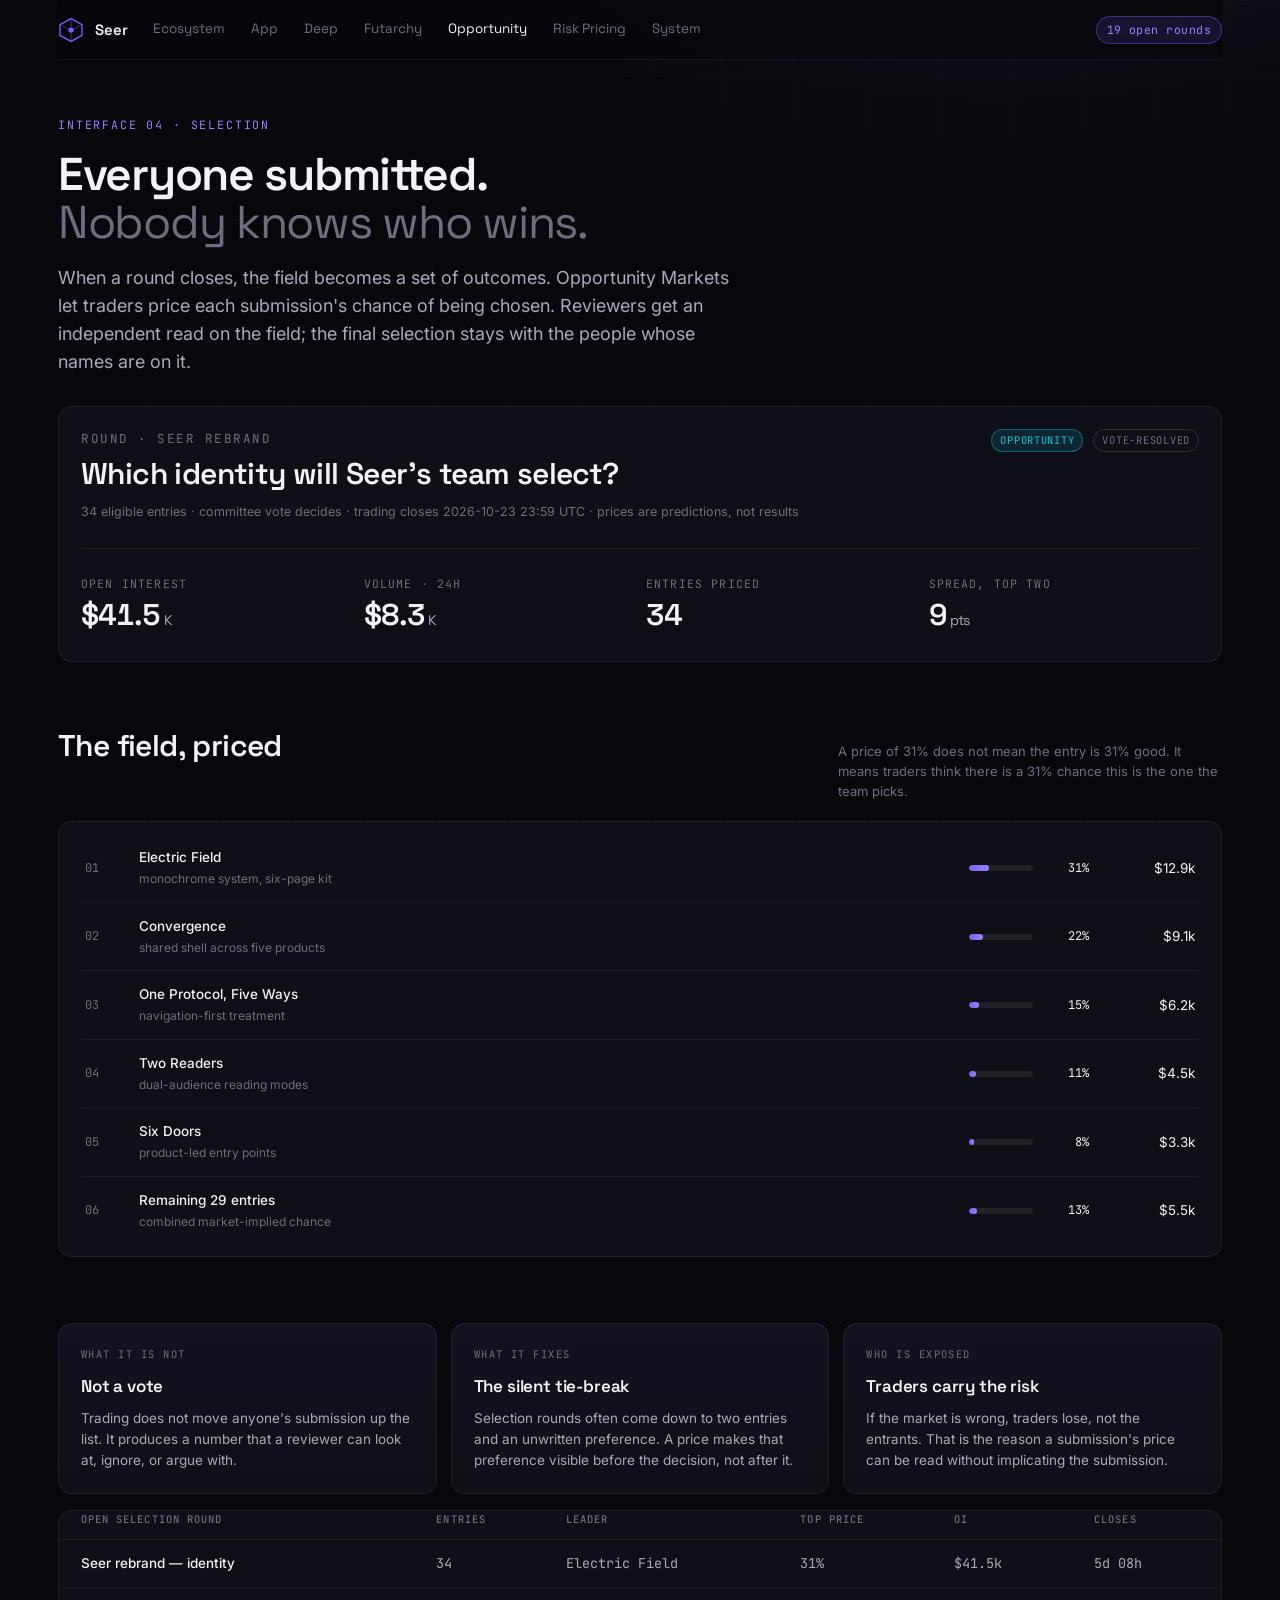
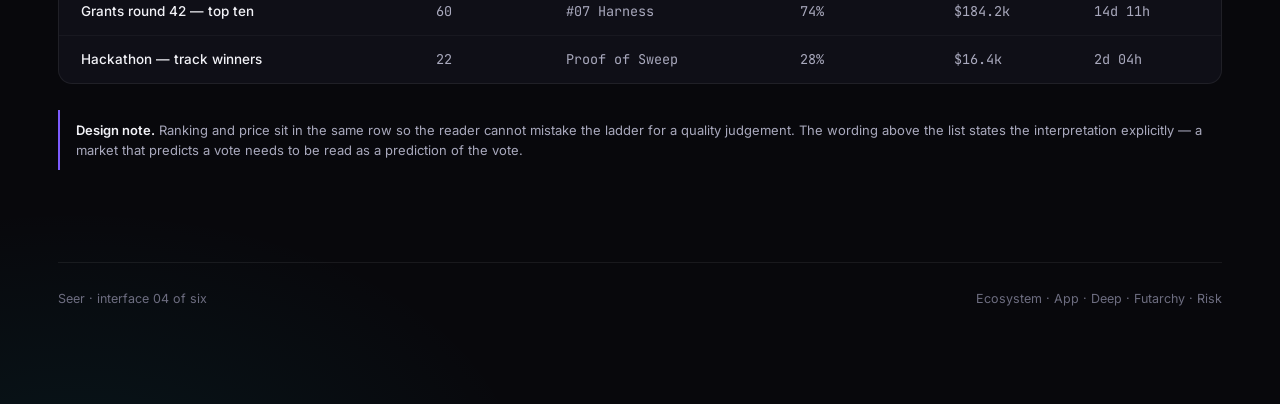
<file: seer-single/opportunity.html>
<!DOCTYPE html>
<html lang="en">
<head>
<meta charset="utf-8" />
<meta name="viewport" content="width=device-width, initial-scale=1" />
<title>Opportunity Markets — forecast the selection, not the outcome</title>
<meta name="description" content="Traders forecast which submissions are likely to be selected, giving reviewers a second signal." />
<style>
/* ============================================================
   Seer — Six Interfaces
   Design system derived from the Electric Foundation brand kit:
   deep neutral ground, violet as the single accent, cyan only
   where a second signal is genuinely needed.
   ============================================================ */

@import url('https://fonts.googleapis.com/css2?family=Space+Grotesk:wght@400;500;600;700&family=Inter:wght@400;500;600&family=JetBrains+Mono:wght@400;500&display=swap');

:root {
  --bg:            #08080c;
  --bg-soft:       #0b0b12;
  --panel:         #0f0f17;
  --panel-2:       #131320;
  --line:          rgba(255, 255, 255, 0.07);
  --line-strong:   rgba(255, 255, 255, 0.14);
  --ink:           #f2f2f7;
  --ink-2:         #a9a9bd;
  --ink-3:         #6d6d80;
  --violet:        #7c5cff;
  --violet-2:      #9b82ff;
  --violet-dim:    rgba(124, 92, 255, 0.14);
  --cyan:          #00c8dc;
  --cyan-dim:      rgba(0, 200, 220, 0.12);
  --green:         #35d39a;
  --red:           #ff5c6e;
  --amber:         #ffb347;
  --r:             14px;
  --r-sm:          9px;
  --sans:          'Space Grotesk', 'Segoe UI', system-ui, sans-serif;
  --body:          'Inter', 'Segoe UI', system-ui, sans-serif;
  --mono:          'JetBrains Mono', ui-monospace, 'Cascadia Mono', monospace;
}

* { box-sizing: border-box; margin: 0; padding: 0; }

html { scroll-behavior: smooth; }

body {
  background:
    radial-gradient(1100px 620px at 78% -12%, rgba(124, 92, 255, 0.16), transparent 62%),
    radial-gradient(760px 460px at 6% 104%, rgba(0, 200, 220, 0.07), transparent 60%),
    var(--bg);
  color: var(--ink);
  font-family: var(--body);
  font-size: 15px;
  line-height: 1.55;
  -webkit-font-smoothing: antialiased;
  min-height: 100vh;
}

/* faint engineering grid, keeps large dark areas from looking flat */
body::before {
  content: '';
  position: fixed;
  inset: 0;
  background-image:
    linear-gradient(rgba(255, 255, 255, 0.022) 1px, transparent 1px),
    linear-gradient(90deg, rgba(255, 255, 255, 0.022) 1px, transparent 1px);
  background-size: 72px 72px;
  pointer-events: none;
  z-index: 0;
}

.wrap { position: relative; z-index: 1; max-width: 1220px; margin: 0 auto; padding: 0 28px 96px; }

/* ---------- top bar ---------- */
.nav {
  position: sticky; top: 0; z-index: 20;
  display: flex; align-items: center; gap: 26px;
  padding: 16px 0 15px;
  border-bottom: 1px solid var(--line);
  background: rgba(8, 8, 12, 0.82);
  backdrop-filter: blur(14px);
}
.brand { display: flex; align-items: center; gap: 11px; font-family: var(--sans); font-weight: 600; letter-spacing: -0.01em; }
.brand svg { display: block; }
.nav a {
  color: var(--ink-3); text-decoration: none; font-size: 13.5px; font-family: var(--sans);
  transition: color 0.16s;
}
.nav a:hover { color: var(--ink); }
.nav a.on { color: var(--ink); }
.nav .spacer { flex: 1; }
.nav .pill {
  font-size: 11.5px; font-family: var(--mono); letter-spacing: 0.04em;
  color: var(--violet-2); border: 1px solid rgba(124, 92, 255, 0.42);
  padding: 4px 10px; border-radius: 999px; background: var(--violet-dim);
}

/* ---------- headings ---------- */
.eyebrow {
  font-family: var(--mono); font-size: 11.5px; letter-spacing: 0.16em;
  text-transform: uppercase; color: var(--violet-2); margin-bottom: 16px;
}
h1 {
  font-family: var(--sans); font-weight: 600; letter-spacing: -0.028em;
  font-size: clamp(34px, 5.2vw, 60px); line-height: 1.05;
}
h1 .thin { color: var(--ink-3); font-weight: 400; }
h2 {
  font-family: var(--sans); font-weight: 600; letter-spacing: -0.02em;
  font-size: clamp(22px, 2.6vw, 30px); line-height: 1.2;
}
h3 { font-family: var(--sans); font-weight: 600; font-size: 17px; letter-spacing: -0.01em; }
.lede { color: var(--ink-2); font-size: clamp(15px, 1.6vw, 18px); max-width: 62ch; margin-top: 18px; }

/* ---------- hero ---------- */
.hero { padding: 84px 0 60px; }
.hero .actions { display: flex; gap: 12px; margin-top: 32px; flex-wrap: wrap; }

.btn {
  display: inline-flex; align-items: center; gap: 9px;
  font-family: var(--sans); font-size: 14px; font-weight: 500;
  padding: 11px 20px; border-radius: var(--r-sm);
  border: 1px solid var(--line-strong); background: transparent; color: var(--ink);
  text-decoration: none; transition: background 0.16s, border-color 0.16s, transform 0.16s;
}
.btn:hover { background: rgba(255, 255, 255, 0.04); border-color: rgba(255, 255, 255, 0.24); }
.btn.primary {
  background: var(--violet); border-color: var(--violet); color: #ffffff; font-weight: 600;
}
.btn.primary:hover { background: var(--violet-2); border-color: var(--violet-2); transform: translateY(-1px); }

/* ---------- grid + cards ---------- */
.grid { display: grid; gap: 14px; }
.g3 { grid-template-columns: repeat(3, minmax(0, 1fr)); }
.g2 { grid-template-columns: repeat(2, minmax(0, 1fr)); }
.g4 { grid-template-columns: repeat(4, minmax(0, 1fr)); }

.card {
  background: linear-gradient(180deg, var(--panel-2), var(--panel));
  border: 1px solid var(--line); border-radius: var(--r);
  padding: 22px; position: relative; overflow: hidden;
  transition: border-color 0.18s, transform 0.18s;
}
.card:hover { border-color: rgba(124, 92, 255, 0.38); }
a.card { text-decoration: none; color: inherit; display: block; }
a.card:hover { transform: translateY(-2px); }
.card .kicker {
  font-family: var(--mono); font-size: 10.5px; letter-spacing: 0.14em;
  text-transform: uppercase; color: var(--ink-3); margin-bottom: 10px;
}
.card p { color: var(--ink-2); font-size: 13.5px; margin-top: 9px; }
.card .go { margin-top: 16px; font-size: 12.5px; font-family: var(--mono); color: var(--violet-2); }

.card.feature { grid-column: span 2; }
@media (max-width: 900px) {
  .g3, .g2, .g4 { grid-template-columns: 1fr; }
  .card.feature { grid-column: span 1; }
}

/* ---------- stat ---------- */
.stat .num {
  font-family: var(--sans); font-weight: 600; font-size: 30px;
  letter-spacing: -0.03em; font-variant-numeric: tabular-nums;
}
.stat .num small { font-size: 14px; color: var(--ink-2); font-weight: 400; margin-left: 3px; }
.stat .lbl { font-size: 11.5px; font-family: var(--mono); letter-spacing: 0.1em; text-transform: uppercase; color: var(--ink-3); }
.up { color: var(--green); }
.down { color: var(--red); }

/* ---------- table ---------- */
.table { width: 100%; border-collapse: collapse; font-size: 13.5px; }
.table th {
  text-align: left; font-family: var(--mono); font-size: 10.5px; font-weight: 500;
  letter-spacing: 0.1em; text-transform: uppercase; color: var(--ink-3);
  padding: 0 14px 12px; border-bottom: 1px solid var(--line);
}
.table td { padding: 13px 14px; border-bottom: 1px solid rgba(255, 255, 255, 0.04); white-space: nowrap; }
.table td.q { white-space: normal; }
.table tr:last-child td { border-bottom: none; }
.table tbody tr { transition: background 0.14s; }
.table tbody tr:hover { background: rgba(255, 255, 255, 0.026); }
.table .q { color: var(--ink); font-weight: 500; }
.table .num { font-family: var(--mono); font-variant-numeric: tabular-nums; color: var(--ink-2); }

.tag {
  display: inline-block; font-family: var(--mono); font-size: 10.5px; letter-spacing: 0.07em;
  text-transform: uppercase; padding: 2.5px 8px; border-radius: 999px;
  border: 1px solid var(--line-strong); color: var(--ink-3);
}
.tag.violet { color: var(--violet-2); border-color: rgba(124, 92, 255, 0.4); background: var(--violet-dim); }
.tag.cyan { color: var(--cyan); border-color: rgba(0, 200, 220, 0.4); background: var(--cyan-dim); }
.tag.green { color: var(--green); border-color: rgba(53, 211, 154, 0.4); }

/* ---------- probability bar ---------- */
.prob { display: flex; align-items: center; gap: 10px; }
.prob .track { flex: 1; height: 6px; border-radius: 999px; background: rgba(255, 255, 255, 0.08); overflow: hidden; }
.prob .fill { height: 100%; border-radius: 999px; background: linear-gradient(90deg, var(--violet), var(--violet-2)); }
.prob .fill.cy { background: linear-gradient(90deg, #0aa9bb, var(--cyan)); }
.prob .val { font-family: var(--mono); font-size: 12px; font-variant-numeric: tabular-nums; min-width: 46px; text-align: right; }

/* ---------- layout with sidebar ---------- */
.split { display: grid; grid-template-columns: 232px minmax(0, 1fr); gap: 22px; align-items: start; }
@media (max-width: 900px) { .split { grid-template-columns: 1fr; } }

.side { position: sticky; top: 78px; }
.side .group { margin-bottom: 22px; }
.side .group h4 {
  font-family: var(--mono); font-size: 10.5px; letter-spacing: 0.12em; text-transform: uppercase;
  color: var(--ink-3); margin-bottom: 9px;
}
.side .opt {
  display: flex; justify-content: space-between; gap: 8px;
  padding: 7px 10px; border-radius: 7px; font-size: 13px; color: var(--ink-2); cursor: pointer;
  transition: background 0.14s, color 0.14s;
}
.side .opt:hover { background: rgba(255, 255, 255, 0.04); color: var(--ink); }
.side .opt.on { background: var(--violet-dim); color: var(--violet-2); }
.side .opt .n { font-family: var(--mono); font-size: 11px; color: var(--ink-3); }

/* ---------- section spacing ---------- */
.sec { margin-top: 66px; }
.sec-head { display: flex; align-items: baseline; justify-content: space-between; gap: 18px; margin-bottom: 20px; flex-wrap: wrap; }
.sec-head p { color: var(--ink-3); font-size: 13px; max-width: 48ch; }

.panel { background: var(--panel); border: 1px solid var(--line); border-radius: var(--r); padding: 22px; }

/* ---------- bars chart ---------- */
.bars { display: flex; flex-direction: column; gap: 11px; }
.bar-row { display: grid; grid-template-columns: 200px minmax(0, 1fr) 58px; gap: 12px; align-items: center; font-size: 13px; }
@media (max-width: 620px) { .bar-row { grid-template-columns: 124px minmax(0, 1fr) 52px; } }
.bar-row .name { color: var(--ink-2); white-space: nowrap; overflow: hidden; text-overflow: ellipsis; }
.bar-row .track { height: 9px; background: rgba(255, 255, 255, 0.06); border-radius: 999px; overflow: hidden; }
.bar-row .fill { height: 100%; border-radius: 999px; background: linear-gradient(90deg, #5b3fd6, var(--violet-2)); }
.bar-row .pct { font-family: var(--mono); font-size: 12px; text-align: right; color: var(--ink-2); font-variant-numeric: tabular-nums; }

/* ---------- risk heat cells ---------- */
.heat { display: grid; grid-template-columns: repeat(auto-fill, minmax(148px, 1fr)); gap: 10px; }
.heat .cell {
  border: 1px solid var(--line); border-radius: var(--r-sm); padding: 14px;
  background: var(--panel-2); position: relative; overflow: hidden;
}
.heat .cell::after {
  content: ''; position: absolute; inset: 0; opacity: var(--o, 0.1);
  background: var(--c, var(--violet)); pointer-events: none;
}
.heat .cell .sym { font-family: var(--sans); font-weight: 600; font-size: 15px; position: relative; z-index: 1; }
.heat .cell .pd { font-family: var(--mono); font-size: 21px; margin-top: 6px; position: relative; z-index: 1; font-variant-numeric: tabular-nums; }
.heat .cell .sub { font-size: 11px; color: var(--ink-3); position: relative; z-index: 1; margin-top: 2px; }

/* ---------- comparison columns ---------- */
.versus { display: grid; grid-template-columns: 1fr 68px 1fr; gap: 14px; align-items: stretch; }
@media (max-width: 760px) { .versus { grid-template-columns: 1fr; } }
.versus .vs {
  display: flex; align-items: center; justify-content: center;
  font-family: var(--mono); font-size: 12px; color: var(--ink-3);
}
.verdict {
  border-radius: var(--r); border: 1px solid rgba(53, 211, 154, 0.34);
  background: rgba(53, 211, 154, 0.07); padding: 18px 22px;
}

/* ---------- leaderboard ---------- */
.rank { display: flex; flex-direction: column; }
.rank .row {
  display: grid; grid-template-columns: 40px minmax(0, 1fr) 120px 92px;
  gap: 14px; align-items: center; padding: 13px 4px;
  border-bottom: 1px solid rgba(255, 255, 255, 0.05); font-size: 13.5px;
}
@media (max-width: 640px) { .rank .row { grid-template-columns: 30px minmax(0, 1fr) 70px; } .rank .row .hide-sm { display: none; } }
.rank .row:last-child { border-bottom: none; }
.rank .i { font-family: var(--mono); color: var(--ink-3); font-size: 12px; }
.rank .nm { font-weight: 500; }
.rank .nm span { color: var(--ink-3); font-weight: 400; font-size: 12px; display: block; margin-top: 2px; }

/* ---------- footer ---------- */
.foot {
  margin-top: 92px; padding-top: 26px; border-top: 1px solid var(--line);
  display: flex; justify-content: space-between; gap: 20px; flex-wrap: wrap;
  color: var(--ink-3); font-size: 12.5px;
}
.foot a { color: var(--ink-3); text-decoration: none; }
.foot a:hover { color: var(--violet-2); }

/* ---------- misc ---------- */
.mono { font-family: var(--mono); font-variant-numeric: tabular-nums; }
.dim { color: var(--ink-3); }
.small { font-size: 12.5px; }
hr.sep { border: none; border-top: 1px solid var(--line); margin: 26px 0; }

.docnote {
  border-left: 2px solid var(--violet); padding: 10px 0 10px 16px;
  color: var(--ink-2); font-size: 13px; margin-top: 26px;
}
.docnote b { color: var(--ink); font-weight: 600; }

@media (prefers-reduced-motion: reduce) {
  * { transition: none !important; animation: none !important; }
}

/* ---------- narrow screens ---------- */
@media (max-width: 780px) {
  html, body { overflow-x: hidden; }
  .wrap { padding: 0 18px 72px; }
  .nav {
    gap: 15px; overflow-x: auto; scrollbar-width: none;
    -webkit-overflow-scrolling: touch; padding: 13px 0 12px;
  }
  .nav::-webkit-scrollbar { display: none; }
  .nav a { white-space: nowrap; font-size: 13px; }
  .nav .pill { display: none; }
  .nav .spacer { display: none; }
  .hero { padding: 48px 0 34px; }
  .sec { margin-top: 46px; }
  .card, .panel { padding: 17px; }
  .table th, .table td { padding-left: 10px; padding-right: 10px; }
  .foot { margin-top: 60px; flex-direction: column; gap: 10px; }
}

</style>
</head>
<body>

<div class="wrap">
  <nav class="nav">
    <div class="brand">
      <svg width="26" height="26" viewBox="0 0 26 26" fill="none" aria-hidden="true">
        <path d="M13 1.6 24 7.6v10.8L13 24.4 2 18.4V7.6z" stroke="#7c5cff" stroke-width="1.4"/>
        <path d="M13 1.6v22.8M2 7.6l11 6 11-6" stroke="#7c5cff" stroke-width="0.9" opacity="0.5"/>
        <circle cx="13" cy="13" r="2.6" fill="#7c5cff"/>
      </svg>
      Seer
    </div>
    <a href="index.html">Ecosystem</a>
    <a href="app.html">App</a>
    <a href="deep.html">Deep</a>
    <a href="futarchy.html">Futarchy</a>
    <a class="on" href="opportunity.html">Opportunity</a>
    <a href="risk.html">Risk Pricing</a>
    <a href="system.html">System</a>
    <div class="spacer"></div>
    <span class="pill">19 open rounds</span>
  </nav>

  <header class="hero" style="padding:56px 0 30px">
    <div class="eyebrow">Interface 04 · Selection</div>
    <h1 style="font-size:clamp(30px,4vw,46px)">Everyone submitted.<br /><span class="thin">Nobody knows who wins.</span></h1>
    <p class="lede">
      When a round closes, the field becomes a set of outcomes. Opportunity Markets let traders price each
      submission's chance of being chosen. Reviewers get an independent read on the field; the final
      selection stays with the people whose names are on it.
    </p>
  </header>

  <section class="panel">
    <div style="display:flex;justify-content:space-between;gap:20px;flex-wrap:wrap;align-items:flex-start">
      <div>
        <div class="mono small dim" style="letter-spacing:.12em">ROUND · SEER REBRAND</div>
        <h2 style="margin-top:8px;max-width:30ch">Which identity will Seer's team select?</h2>
        <p class="small dim" style="margin-top:10px">
          34 eligible entries · committee vote decides · trading closes 2026-10-23 23:59 UTC · prices are predictions, not results
        </p>
      </div>
      <div style="display:flex;gap:10px;flex-wrap:wrap"><div class="tag cyan">Opportunity</div><div class="tag">Vote-resolved</div></div>
    </div>

    <hr class="sep" />

    <div class="grid g4" style="gap:12px">
      <div><div class="stat"><div class="lbl">Open interest</div><div class="num">$41.5<small>K</small></div></div></div>
      <div><div class="stat"><div class="lbl">Volume · 24h</div><div class="num">$8.3<small>K</small></div></div></div>
      <div><div class="stat"><div class="lbl">Entries priced</div><div class="num">34</div></div></div>
      <div><div class="stat"><div class="lbl">Spread, top two</div><div class="num">9<small>pts</small></div></div></div>
    </div>
  </section>

  <section class="sec">
    <div class="sec-head">
      <h2>The field, priced</h2>
      <p>A price of 31% does not mean the entry is 31% good. It means traders think there is a 31% chance this is the one the team picks.</p>
    </div>

    <div class="panel" style="padding:12px 22px">
      <div class="rank">
        <div class="row">
          <div class="i">01</div>
          <div class="nm">Electric Field <span>monochrome system, six-page kit</span></div>
          <div class="hide-sm"><div class="prob"><div class="track"><div class="fill" style="width:31%"></div></div><div class="val">31%</div></div></div>
          <div class="num" style="text-align:right">$12.9k</div>
        </div>
        <div class="row">
          <div class="i">02</div>
          <div class="nm">Convergence <span>shared shell across five products</span></div>
          <div class="hide-sm"><div class="prob"><div class="track"><div class="fill" style="width:22%"></div></div><div class="val">22%</div></div></div>
          <div class="num" style="text-align:right">$9.1k</div>
        </div>
        <div class="row">
          <div class="i">03</div>
          <div class="nm">One Protocol, Five Ways <span>navigation-first treatment</span></div>
          <div class="hide-sm"><div class="prob"><div class="track"><div class="fill" style="width:15%"></div></div><div class="val">15%</div></div></div>
          <div class="num" style="text-align:right">$6.2k</div>
        </div>
        <div class="row">
          <div class="i">04</div>
          <div class="nm">Two Readers <span>dual-audience reading modes</span></div>
          <div class="hide-sm"><div class="prob"><div class="track"><div class="fill" style="width:11%"></div></div><div class="val">11%</div></div></div>
          <div class="num" style="text-align:right">$4.5k</div>
        </div>
        <div class="row">
          <div class="i">05</div>
          <div class="nm">Six Doors <span>product-led entry points</span></div>
          <div class="hide-sm"><div class="prob"><div class="track"><div class="fill" style="width:8%"></div></div><div class="val">8%</div></div></div>
          <div class="num" style="text-align:right">$3.3k</div>
        </div>
        <div class="row">
          <div class="i">06</div>
          <div class="nm">Remaining 29 entries <span>combined market-implied chance</span></div>
          <div class="hide-sm"><div class="prob"><div class="track"><div class="fill" style="width:13%"></div></div><div class="val">13%</div></div></div>
          <div class="num" style="text-align:right">$5.5k</div>
        </div>
      </div>
    </div>
  </section>

  <section class="sec">
    <div class="grid g3">
      <div class="card">
        <div class="kicker">What it is not</div>
        <h3>Not a vote</h3>
        <p>Trading does not move anyone's submission up the list. It produces a number that a reviewer can look at, ignore, or argue with.</p>
      </div>
      <div class="card">
        <div class="kicker">What it fixes</div>
        <h3>The silent tie-break</h3>
        <p>Selection rounds often come down to two entries and an unwritten preference. A price makes that preference visible before the decision, not after it.</p>
      </div>
      <div class="card">
        <div class="kicker">Who is exposed</div>
        <h3>Traders carry the risk</h3>
        <p>If the market is wrong, traders lose, not the entrants. That is the reason a submission's price can be read without implicating the submission.</p>
      </div>
    </div>

    <div class="panel" style="margin-top:16px;padding:0;overflow:hidden">
      <table class="table">
        <thead>
          <tr><th style="padding-left:22px">Open selection round</th><th>Entries</th><th>Leader</th><th>Top price</th><th>OI</th><th>Closes</th></tr>
        </thead>
        <tbody>
          <tr><td class="q" style="padding-left:22px">Seer rebrand — identity</td><td class="num">34</td><td class="num">Electric Field</td><td class="num">31%</td><td class="num">$41.5k</td><td class="num">5d 08h</td></tr>
          <tr><td class="q" style="padding-left:22px">Grants round 42 — top ten</td><td class="num">60</td><td class="num">#07 Harness</td><td class="num">74%</td><td class="num">$184.2k</td><td class="num">14d 11h</td></tr>
          <tr><td class="q" style="padding-left:22px">Hackathon — track winners</td><td class="num">22</td><td class="num">Proof of Sweep</td><td class="num">28%</td><td class="num">$16.4k</td><td class="num">2d 04h</td></tr>
        </tbody>
      </table>
    </div>

    <div class="docnote">
      <b>Design note.</b> Ranking and price sit in the same row so the reader cannot mistake the ladder for
      a quality judgement. The wording above the list states the interpretation explicitly — a market that
      predicts a vote needs to be read as a prediction of the vote.
    </div>
  </section>

  <footer class="foot">
    <div>Seer · interface 04 of six</div>
    <div><a href="index.html">Ecosystem</a> · <a href="app.html">App</a> · <a href="deep.html">Deep</a> · <a href="futarchy.html">Futarchy</a> · <a href="risk.html">Risk</a></div>
  </footer>
</div>

</body>
</html>
</file>
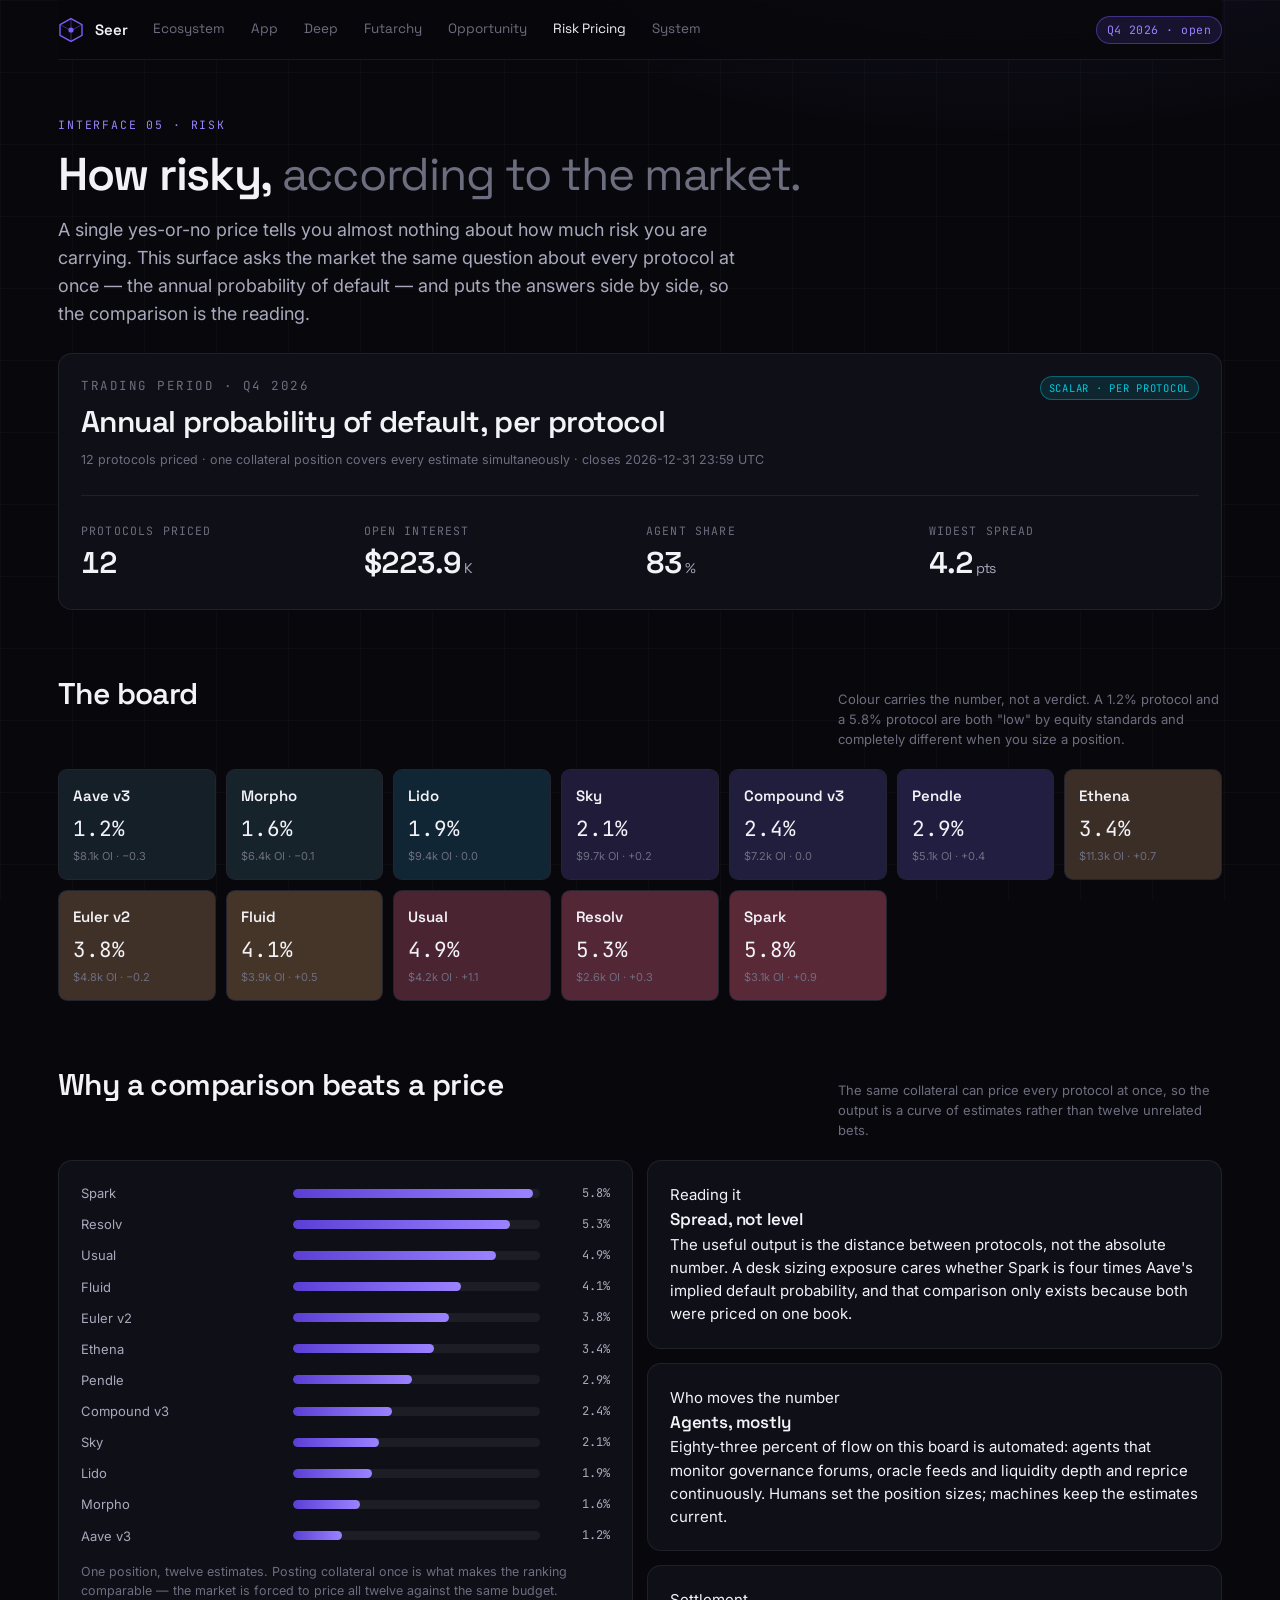
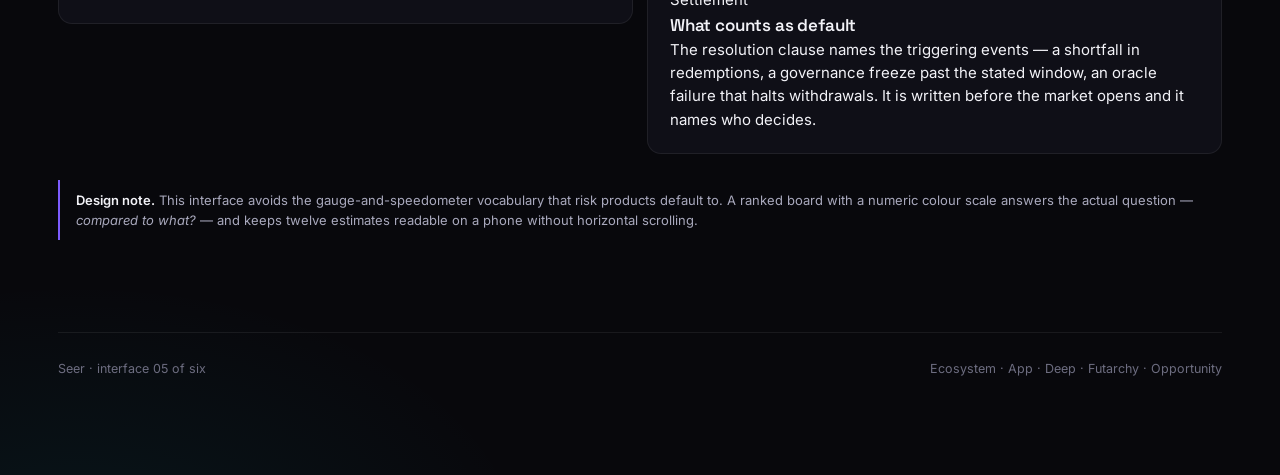
<file: seer-single/risk.html>
<!DOCTYPE html>
<html lang="en">
<head>
<meta charset="utf-8" />
<meta name="viewport" content="width=device-width, initial-scale=1" />
<title>Risk Pricing — market estimates of DeFi risk, side by side</title>
<meta name="description" content="Market estimates of default risk across DeFi protocols, presented as a comparison rather than a single yes-or-no price." />
<style>
/* ============================================================
   Seer — Six Interfaces
   Design system derived from the Electric Foundation brand kit:
   deep neutral ground, violet as the single accent, cyan only
   where a second signal is genuinely needed.
   ============================================================ */

@import url('https://fonts.googleapis.com/css2?family=Space+Grotesk:wght@400;500;600;700&family=Inter:wght@400;500;600&family=JetBrains+Mono:wght@400;500&display=swap');

:root {
  --bg:            #08080c;
  --bg-soft:       #0b0b12;
  --panel:         #0f0f17;
  --panel-2:       #131320;
  --line:          rgba(255, 255, 255, 0.07);
  --line-strong:   rgba(255, 255, 255, 0.14);
  --ink:           #f2f2f7;
  --ink-2:         #a9a9bd;
  --ink-3:         #6d6d80;
  --violet:        #7c5cff;
  --violet-2:      #9b82ff;
  --violet-dim:    rgba(124, 92, 255, 0.14);
  --cyan:          #00c8dc;
  --cyan-dim:      rgba(0, 200, 220, 0.12);
  --green:         #35d39a;
  --red:           #ff5c6e;
  --amber:         #ffb347;
  --r:             14px;
  --r-sm:          9px;
  --sans:          'Space Grotesk', 'Segoe UI', system-ui, sans-serif;
  --body:          'Inter', 'Segoe UI', system-ui, sans-serif;
  --mono:          'JetBrains Mono', ui-monospace, 'Cascadia Mono', monospace;
}

* { box-sizing: border-box; margin: 0; padding: 0; }

html { scroll-behavior: smooth; }

body {
  background:
    radial-gradient(1100px 620px at 78% -12%, rgba(124, 92, 255, 0.16), transparent 62%),
    radial-gradient(760px 460px at 6% 104%, rgba(0, 200, 220, 0.07), transparent 60%),
    var(--bg);
  color: var(--ink);
  font-family: var(--body);
  font-size: 15px;
  line-height: 1.55;
  -webkit-font-smoothing: antialiased;
  min-height: 100vh;
}

/* faint engineering grid, keeps large dark areas from looking flat */
body::before {
  content: '';
  position: fixed;
  inset: 0;
  background-image:
    linear-gradient(rgba(255, 255, 255, 0.022) 1px, transparent 1px),
    linear-gradient(90deg, rgba(255, 255, 255, 0.022) 1px, transparent 1px);
  background-size: 72px 72px;
  pointer-events: none;
  z-index: 0;
}

.wrap { position: relative; z-index: 1; max-width: 1220px; margin: 0 auto; padding: 0 28px 96px; }

/* ---------- top bar ---------- */
.nav {
  position: sticky; top: 0; z-index: 20;
  display: flex; align-items: center; gap: 26px;
  padding: 16px 0 15px;
  border-bottom: 1px solid var(--line);
  background: rgba(8, 8, 12, 0.82);
  backdrop-filter: blur(14px);
}
.brand { display: flex; align-items: center; gap: 11px; font-family: var(--sans); font-weight: 600; letter-spacing: -0.01em; }
.brand svg { display: block; }
.nav a {
  color: var(--ink-3); text-decoration: none; font-size: 13.5px; font-family: var(--sans);
  transition: color 0.16s;
}
.nav a:hover { color: var(--ink); }
.nav a.on { color: var(--ink); }
.nav .spacer { flex: 1; }
.nav .pill {
  font-size: 11.5px; font-family: var(--mono); letter-spacing: 0.04em;
  color: var(--violet-2); border: 1px solid rgba(124, 92, 255, 0.42);
  padding: 4px 10px; border-radius: 999px; background: var(--violet-dim);
}

/* ---------- headings ---------- */
.eyebrow {
  font-family: var(--mono); font-size: 11.5px; letter-spacing: 0.16em;
  text-transform: uppercase; color: var(--violet-2); margin-bottom: 16px;
}
h1 {
  font-family: var(--sans); font-weight: 600; letter-spacing: -0.028em;
  font-size: clamp(34px, 5.2vw, 60px); line-height: 1.05;
}
h1 .thin { color: var(--ink-3); font-weight: 400; }
h2 {
  font-family: var(--sans); font-weight: 600; letter-spacing: -0.02em;
  font-size: clamp(22px, 2.6vw, 30px); line-height: 1.2;
}
h3 { font-family: var(--sans); font-weight: 600; font-size: 17px; letter-spacing: -0.01em; }
.lede { color: var(--ink-2); font-size: clamp(15px, 1.6vw, 18px); max-width: 62ch; margin-top: 18px; }

/* ---------- hero ---------- */
.hero { padding: 84px 0 60px; }
.hero .actions { display: flex; gap: 12px; margin-top: 32px; flex-wrap: wrap; }

.btn {
  display: inline-flex; align-items: center; gap: 9px;
  font-family: var(--sans); font-size: 14px; font-weight: 500;
  padding: 11px 20px; border-radius: var(--r-sm);
  border: 1px solid var(--line-strong); background: transparent; color: var(--ink);
  text-decoration: none; transition: background 0.16s, border-color 0.16s, transform 0.16s;
}
.btn:hover { background: rgba(255, 255, 255, 0.04); border-color: rgba(255, 255, 255, 0.24); }
.btn.primary {
  background: var(--violet); border-color: var(--violet); color: #ffffff; font-weight: 600;
}
.btn.primary:hover { background: var(--violet-2); border-color: var(--violet-2); transform: translateY(-1px); }

/* ---------- grid + cards ---------- */
.grid { display: grid; gap: 14px; }
.g3 { grid-template-columns: repeat(3, minmax(0, 1fr)); }
.g2 { grid-template-columns: repeat(2, minmax(0, 1fr)); }
.g4 { grid-template-columns: repeat(4, minmax(0, 1fr)); }

.card {
  background: linear-gradient(180deg, var(--panel-2), var(--panel));
  border: 1px solid var(--line); border-radius: var(--r);
  padding: 22px; position: relative; overflow: hidden;
  transition: border-color 0.18s, transform 0.18s;
}
.card:hover { border-color: rgba(124, 92, 255, 0.38); }
a.card { text-decoration: none; color: inherit; display: block; }
a.card:hover { transform: translateY(-2px); }
.card .kicker {
  font-family: var(--mono); font-size: 10.5px; letter-spacing: 0.14em;
  text-transform: uppercase; color: var(--ink-3); margin-bottom: 10px;
}
.card p { color: var(--ink-2); font-size: 13.5px; margin-top: 9px; }
.card .go { margin-top: 16px; font-size: 12.5px; font-family: var(--mono); color: var(--violet-2); }

.card.feature { grid-column: span 2; }
@media (max-width: 900px) {
  .g3, .g2, .g4 { grid-template-columns: 1fr; }
  .card.feature { grid-column: span 1; }
}

/* ---------- stat ---------- */
.stat .num {
  font-family: var(--sans); font-weight: 600; font-size: 30px;
  letter-spacing: -0.03em; font-variant-numeric: tabular-nums;
}
.stat .num small { font-size: 14px; color: var(--ink-2); font-weight: 400; margin-left: 3px; }
.stat .lbl { font-size: 11.5px; font-family: var(--mono); letter-spacing: 0.1em; text-transform: uppercase; color: var(--ink-3); }
.up { color: var(--green); }
.down { color: var(--red); }

/* ---------- table ---------- */
.table { width: 100%; border-collapse: collapse; font-size: 13.5px; }
.table th {
  text-align: left; font-family: var(--mono); font-size: 10.5px; font-weight: 500;
  letter-spacing: 0.1em; text-transform: uppercase; color: var(--ink-3);
  padding: 0 14px 12px; border-bottom: 1px solid var(--line);
}
.table td { padding: 13px 14px; border-bottom: 1px solid rgba(255, 255, 255, 0.04); white-space: nowrap; }
.table td.q { white-space: normal; }
.table tr:last-child td { border-bottom: none; }
.table tbody tr { transition: background 0.14s; }
.table tbody tr:hover { background: rgba(255, 255, 255, 0.026); }
.table .q { color: var(--ink); font-weight: 500; }
.table .num { font-family: var(--mono); font-variant-numeric: tabular-nums; color: var(--ink-2); }

.tag {
  display: inline-block; font-family: var(--mono); font-size: 10.5px; letter-spacing: 0.07em;
  text-transform: uppercase; padding: 2.5px 8px; border-radius: 999px;
  border: 1px solid var(--line-strong); color: var(--ink-3);
}
.tag.violet { color: var(--violet-2); border-color: rgba(124, 92, 255, 0.4); background: var(--violet-dim); }
.tag.cyan { color: var(--cyan); border-color: rgba(0, 200, 220, 0.4); background: var(--cyan-dim); }
.tag.green { color: var(--green); border-color: rgba(53, 211, 154, 0.4); }

/* ---------- probability bar ---------- */
.prob { display: flex; align-items: center; gap: 10px; }
.prob .track { flex: 1; height: 6px; border-radius: 999px; background: rgba(255, 255, 255, 0.08); overflow: hidden; }
.prob .fill { height: 100%; border-radius: 999px; background: linear-gradient(90deg, var(--violet), var(--violet-2)); }
.prob .fill.cy { background: linear-gradient(90deg, #0aa9bb, var(--cyan)); }
.prob .val { font-family: var(--mono); font-size: 12px; font-variant-numeric: tabular-nums; min-width: 46px; text-align: right; }

/* ---------- layout with sidebar ---------- */
.split { display: grid; grid-template-columns: 232px minmax(0, 1fr); gap: 22px; align-items: start; }
@media (max-width: 900px) { .split { grid-template-columns: 1fr; } }

.side { position: sticky; top: 78px; }
.side .group { margin-bottom: 22px; }
.side .group h4 {
  font-family: var(--mono); font-size: 10.5px; letter-spacing: 0.12em; text-transform: uppercase;
  color: var(--ink-3); margin-bottom: 9px;
}
.side .opt {
  display: flex; justify-content: space-between; gap: 8px;
  padding: 7px 10px; border-radius: 7px; font-size: 13px; color: var(--ink-2); cursor: pointer;
  transition: background 0.14s, color 0.14s;
}
.side .opt:hover { background: rgba(255, 255, 255, 0.04); color: var(--ink); }
.side .opt.on { background: var(--violet-dim); color: var(--violet-2); }
.side .opt .n { font-family: var(--mono); font-size: 11px; color: var(--ink-3); }

/* ---------- section spacing ---------- */
.sec { margin-top: 66px; }
.sec-head { display: flex; align-items: baseline; justify-content: space-between; gap: 18px; margin-bottom: 20px; flex-wrap: wrap; }
.sec-head p { color: var(--ink-3); font-size: 13px; max-width: 48ch; }

.panel { background: var(--panel); border: 1px solid var(--line); border-radius: var(--r); padding: 22px; }

/* ---------- bars chart ---------- */
.bars { display: flex; flex-direction: column; gap: 11px; }
.bar-row { display: grid; grid-template-columns: 200px minmax(0, 1fr) 58px; gap: 12px; align-items: center; font-size: 13px; }
@media (max-width: 620px) { .bar-row { grid-template-columns: 124px minmax(0, 1fr) 52px; } }
.bar-row .name { color: var(--ink-2); white-space: nowrap; overflow: hidden; text-overflow: ellipsis; }
.bar-row .track { height: 9px; background: rgba(255, 255, 255, 0.06); border-radius: 999px; overflow: hidden; }
.bar-row .fill { height: 100%; border-radius: 999px; background: linear-gradient(90deg, #5b3fd6, var(--violet-2)); }
.bar-row .pct { font-family: var(--mono); font-size: 12px; text-align: right; color: var(--ink-2); font-variant-numeric: tabular-nums; }

/* ---------- risk heat cells ---------- */
.heat { display: grid; grid-template-columns: repeat(auto-fill, minmax(148px, 1fr)); gap: 10px; }
.heat .cell {
  border: 1px solid var(--line); border-radius: var(--r-sm); padding: 14px;
  background: var(--panel-2); position: relative; overflow: hidden;
}
.heat .cell::after {
  content: ''; position: absolute; inset: 0; opacity: var(--o, 0.1);
  background: var(--c, var(--violet)); pointer-events: none;
}
.heat .cell .sym { font-family: var(--sans); font-weight: 600; font-size: 15px; position: relative; z-index: 1; }
.heat .cell .pd { font-family: var(--mono); font-size: 21px; margin-top: 6px; position: relative; z-index: 1; font-variant-numeric: tabular-nums; }
.heat .cell .sub { font-size: 11px; color: var(--ink-3); position: relative; z-index: 1; margin-top: 2px; }

/* ---------- comparison columns ---------- */
.versus { display: grid; grid-template-columns: 1fr 68px 1fr; gap: 14px; align-items: stretch; }
@media (max-width: 760px) { .versus { grid-template-columns: 1fr; } }
.versus .vs {
  display: flex; align-items: center; justify-content: center;
  font-family: var(--mono); font-size: 12px; color: var(--ink-3);
}
.verdict {
  border-radius: var(--r); border: 1px solid rgba(53, 211, 154, 0.34);
  background: rgba(53, 211, 154, 0.07); padding: 18px 22px;
}

/* ---------- leaderboard ---------- */
.rank { display: flex; flex-direction: column; }
.rank .row {
  display: grid; grid-template-columns: 40px minmax(0, 1fr) 120px 92px;
  gap: 14px; align-items: center; padding: 13px 4px;
  border-bottom: 1px solid rgba(255, 255, 255, 0.05); font-size: 13.5px;
}
@media (max-width: 640px) { .rank .row { grid-template-columns: 30px minmax(0, 1fr) 70px; } .rank .row .hide-sm { display: none; } }
.rank .row:last-child { border-bottom: none; }
.rank .i { font-family: var(--mono); color: var(--ink-3); font-size: 12px; }
.rank .nm { font-weight: 500; }
.rank .nm span { color: var(--ink-3); font-weight: 400; font-size: 12px; display: block; margin-top: 2px; }

/* ---------- footer ---------- */
.foot {
  margin-top: 92px; padding-top: 26px; border-top: 1px solid var(--line);
  display: flex; justify-content: space-between; gap: 20px; flex-wrap: wrap;
  color: var(--ink-3); font-size: 12.5px;
}
.foot a { color: var(--ink-3); text-decoration: none; }
.foot a:hover { color: var(--violet-2); }

/* ---------- misc ---------- */
.mono { font-family: var(--mono); font-variant-numeric: tabular-nums; }
.dim { color: var(--ink-3); }
.small { font-size: 12.5px; }
hr.sep { border: none; border-top: 1px solid var(--line); margin: 26px 0; }

.docnote {
  border-left: 2px solid var(--violet); padding: 10px 0 10px 16px;
  color: var(--ink-2); font-size: 13px; margin-top: 26px;
}
.docnote b { color: var(--ink); font-weight: 600; }

@media (prefers-reduced-motion: reduce) {
  * { transition: none !important; animation: none !important; }
}

/* ---------- narrow screens ---------- */
@media (max-width: 780px) {
  html, body { overflow-x: hidden; }
  .wrap { padding: 0 18px 72px; }
  .nav {
    gap: 15px; overflow-x: auto; scrollbar-width: none;
    -webkit-overflow-scrolling: touch; padding: 13px 0 12px;
  }
  .nav::-webkit-scrollbar { display: none; }
  .nav a { white-space: nowrap; font-size: 13px; }
  .nav .pill { display: none; }
  .nav .spacer { display: none; }
  .hero { padding: 48px 0 34px; }
  .sec { margin-top: 46px; }
  .card, .panel { padding: 17px; }
  .table th, .table td { padding-left: 10px; padding-right: 10px; }
  .foot { margin-top: 60px; flex-direction: column; gap: 10px; }
}

</style>
</head>
<body>

<div class="wrap">
  <nav class="nav">
    <div class="brand">
      <svg width="26" height="26" viewBox="0 0 26 26" fill="none" aria-hidden="true">
        <path d="M13 1.6 24 7.6v10.8L13 24.4 2 18.4V7.6z" stroke="#7c5cff" stroke-width="1.4"/>
        <path d="M13 1.6v22.8M2 7.6l11 6 11-6" stroke="#7c5cff" stroke-width="0.9" opacity="0.5"/>
        <circle cx="13" cy="13" r="2.6" fill="#7c5cff"/>
      </svg>
      Seer
    </div>
    <a href="index.html">Ecosystem</a>
    <a href="app.html">App</a>
    <a href="deep.html">Deep</a>
    <a href="futarchy.html">Futarchy</a>
    <a href="opportunity.html">Opportunity</a>
    <a class="on" href="risk.html">Risk Pricing</a>
    <a href="system.html">System</a>
    <div class="spacer"></div>
    <span class="pill">Q4 2026 · open</span>
  </nav>

  <header class="hero" style="padding:56px 0 26px">
    <div class="eyebrow">Interface 05 · Risk</div>
    <h1 style="font-size:clamp(30px,4vw,46px)">How risky, <span class="thin">according to the market.</span></h1>
    <p class="lede">
      A single yes-or-no price tells you almost nothing about how much risk you are carrying. This surface
      asks the market the same question about every protocol at once — the annual probability of default —
      and puts the answers side by side, so the comparison is the reading.
    </p>
  </header>

  <section class="panel">
    <div style="display:flex;justify-content:space-between;gap:20px;flex-wrap:wrap;align-items:flex-start">
      <div>
        <div class="mono small dim" style="letter-spacing:.12em">TRADING PERIOD · Q4 2026</div>
        <h2 style="margin-top:8px;max-width:34ch">Annual probability of default, per protocol</h2>
        <p class="small dim" style="margin-top:10px">
          12 protocols priced · one collateral position covers every estimate simultaneously · closes 2026-12-31 23:59 UTC
        </p>
      </div>
      <div style="display:flex;gap:10px;flex-wrap:wrap"><div class="tag cyan">Scalar · per protocol</div></div>
    </div>

    <hr class="sep" />

    <div class="grid g4" style="gap:12px">
      <div><div class="stat"><div class="lbl">Protocols priced</div><div class="num">12</div></div></div>
      <div><div class="stat"><div class="lbl">Open interest</div><div class="num">$223.9<small>K</small></div></div></div>
      <div><div class="stat"><div class="lbl">Agent share</div><div class="num">83<small>%</small></div></div></div>
      <div><div class="stat"><div class="lbl">Widest spread</div><div class="num">4.2<small>pts</small></div></div></div>
    </div>
  </section>

  <section class="sec">
    <div class="sec-head">
      <h2>The board</h2>
      <p>Colour carries the number, not a verdict. A 1.2% protocol and a 5.8% protocol are both "low" by equity standards and completely different when you size a position.</p>
    </div>

    <div class="heat">
      <div class="cell" style="--o:.06;--c:#35d39a"><div class="sym">Aave v3</div><div class="pd">1.2%</div><div class="sub">$8.1k OI · −0.3</div></div>
      <div class="cell" style="--o:.08;--c:#35d39a"><div class="sym">Morpho</div><div class="pd">1.6%</div><div class="sub">$6.4k OI · −0.1</div></div>
      <div class="cell" style="--o:.10;--c:#00c8dc"><div class="sym">Lido</div><div class="pd">1.9%</div><div class="sub">$9.4k OI · 0.0</div></div>
      <div class="cell" style="--o:.11;--c:#7c5cff"><div class="sym">Sky</div><div class="pd">2.1%</div><div class="sub">$9.7k OI · +0.2</div></div>
      <div class="cell" style="--o:.13;--c:#7c5cff"><div class="sym">Compound v3</div><div class="pd">2.4%</div><div class="sub">$7.2k OI · 0.0</div></div>
      <div class="cell" style="--o:.15;--c:#7c5cff"><div class="sym">Pendle</div><div class="pd">2.9%</div><div class="sub">$5.1k OI · +0.4</div></div>
      <div class="cell" style="--o:.17;--c:#ffb347"><div class="sym">Ethena</div><div class="pd">3.4%</div><div class="sub">$11.3k OI · +0.7</div></div>
      <div class="cell" style="--o:.19;--c:#ffb347"><div class="sym">Euler v2</div><div class="pd">3.8%</div><div class="sub">$4.8k OI · −0.2</div></div>
      <div class="cell" style="--o:.21;--c:#ffb347"><div class="sym">Fluid</div><div class="pd">4.1%</div><div class="sub">$3.9k OI · +0.5</div></div>
      <div class="cell" style="--o:.24;--c:#ff5c6e"><div class="sym">Usual</div><div class="pd">4.9%</div><div class="sub">$4.2k OI · +1.1</div></div>
      <div class="cell" style="--o:.27;--c:#ff5c6e"><div class="sym">Resolv</div><div class="pd">5.3%</div><div class="sub">$2.6k OI · +0.3</div></div>
      <div class="cell" style="--o:.30;--c:#ff5c6e"><div class="sym">Spark</div><div class="pd">5.8%</div><div class="sub">$3.1k OI · +0.9</div></div>
    </div>
  </section>

  <section class="sec">
    <div class="sec-head">
      <h2>Why a comparison beats a price</h2>
      <p>The same collateral can price every protocol at once, so the output is a curve of estimates rather than twelve unrelated bets.</p>
    </div>

    <div class="grid g2" style="align-items:start">
      <div class="panel">
        <div class="bars">
          <div class="bar-row"><div class="name">Spark</div><div class="track"><div class="fill" style="width:97%"></div></div><div class="pct">5.8%</div></div>
          <div class="bar-row"><div class="name">Resolv</div><div class="track"><div class="fill" style="width:88%"></div></div><div class="pct">5.3%</div></div>
          <div class="bar-row"><div class="name">Usual</div><div class="track"><div class="fill" style="width:82%"></div></div><div class="pct">4.9%</div></div>
          <div class="bar-row"><div class="name">Fluid</div><div class="track"><div class="fill" style="width:68%"></div></div><div class="pct">4.1%</div></div>
          <div class="bar-row"><div class="name">Euler v2</div><div class="track"><div class="fill" style="width:63%"></div></div><div class="pct">3.8%</div></div>
          <div class="bar-row"><div class="name">Ethena</div><div class="track"><div class="fill" style="width:57%"></div></div><div class="pct">3.4%</div></div>
          <div class="bar-row"><div class="name">Pendle</div><div class="track"><div class="fill" style="width:48%"></div></div><div class="pct">2.9%</div></div>
          <div class="bar-row"><div class="name">Compound v3</div><div class="track"><div class="fill" style="width:40%"></div></div><div class="pct">2.4%</div></div>
          <div class="bar-row"><div class="name">Sky</div><div class="track"><div class="fill" style="width:35%"></div></div><div class="pct">2.1%</div></div>
          <div class="bar-row"><div class="name">Lido</div><div class="track"><div class="fill" style="width:32%"></div></div><div class="pct">1.9%</div></div>
          <div class="bar-row"><div class="name">Morpho</div><div class="track"><div class="fill" style="width:27%"></div></div><div class="pct">1.6%</div></div>
          <div class="bar-row"><div class="name">Aave v3</div><div class="track"><div class="fill" style="width:20%"></div></div><div class="pct">1.2%</div></div>
        </div>
        <p class="small dim" style="margin-top:16px">
          One position, twelve estimates. Posting collateral once is what makes the ranking comparable —
          the market is forced to price all twelve against the same budget.
        </p>
      </div>

      <div>
        <div class="panel" style="margin-bottom:14px">
          <div class="kicker">Reading it</div>
          <h3>Spread, not level</h3>
          <p>
            The useful output is the distance between protocols, not the absolute number. A desk sizing
            exposure cares whether Spark is four times Aave's implied default probability, and that
            comparison only exists because both were priced on one book.
          </p>
        </div>
        <div class="panel" style="margin-bottom:14px">
          <div class="kicker">Who moves the number</div>
          <h3>Agents, mostly</h3>
          <p>
            Eighty-three percent of flow on this board is automated: agents that monitor governance
            forums, oracle feeds and liquidity depth and reprice continuously. Humans set the position
            sizes; machines keep the estimates current.
          </p>
        </div>
        <div class="panel">
          <div class="kicker">Settlement</div>
          <h3>What counts as default</h3>
          <p>
            The resolution clause names the triggering events — a shortfall in redemptions, a governance
            freeze past the stated window, an oracle failure that halts withdrawals. It is written before
            the market opens and it names who decides.
          </p>
        </div>
      </div>
    </div>

    <div class="docnote">
      <b>Design note.</b> This interface avoids the gauge-and-speedometer vocabulary that risk products
      default to. A ranked board with a numeric colour scale answers the actual question — <em>compared to
      what?</em> — and keeps twelve estimates readable on a phone without horizontal scrolling.
    </div>
  </section>

  <footer class="foot">
    <div>Seer · interface 05 of six</div>
    <div><a href="index.html">Ecosystem</a> · <a href="app.html">App</a> · <a href="deep.html">Deep</a> · <a href="futarchy.html">Futarchy</a> · <a href="opportunity.html">Opportunity</a></div>
  </footer>
</div>

</body>
</html>
</file>
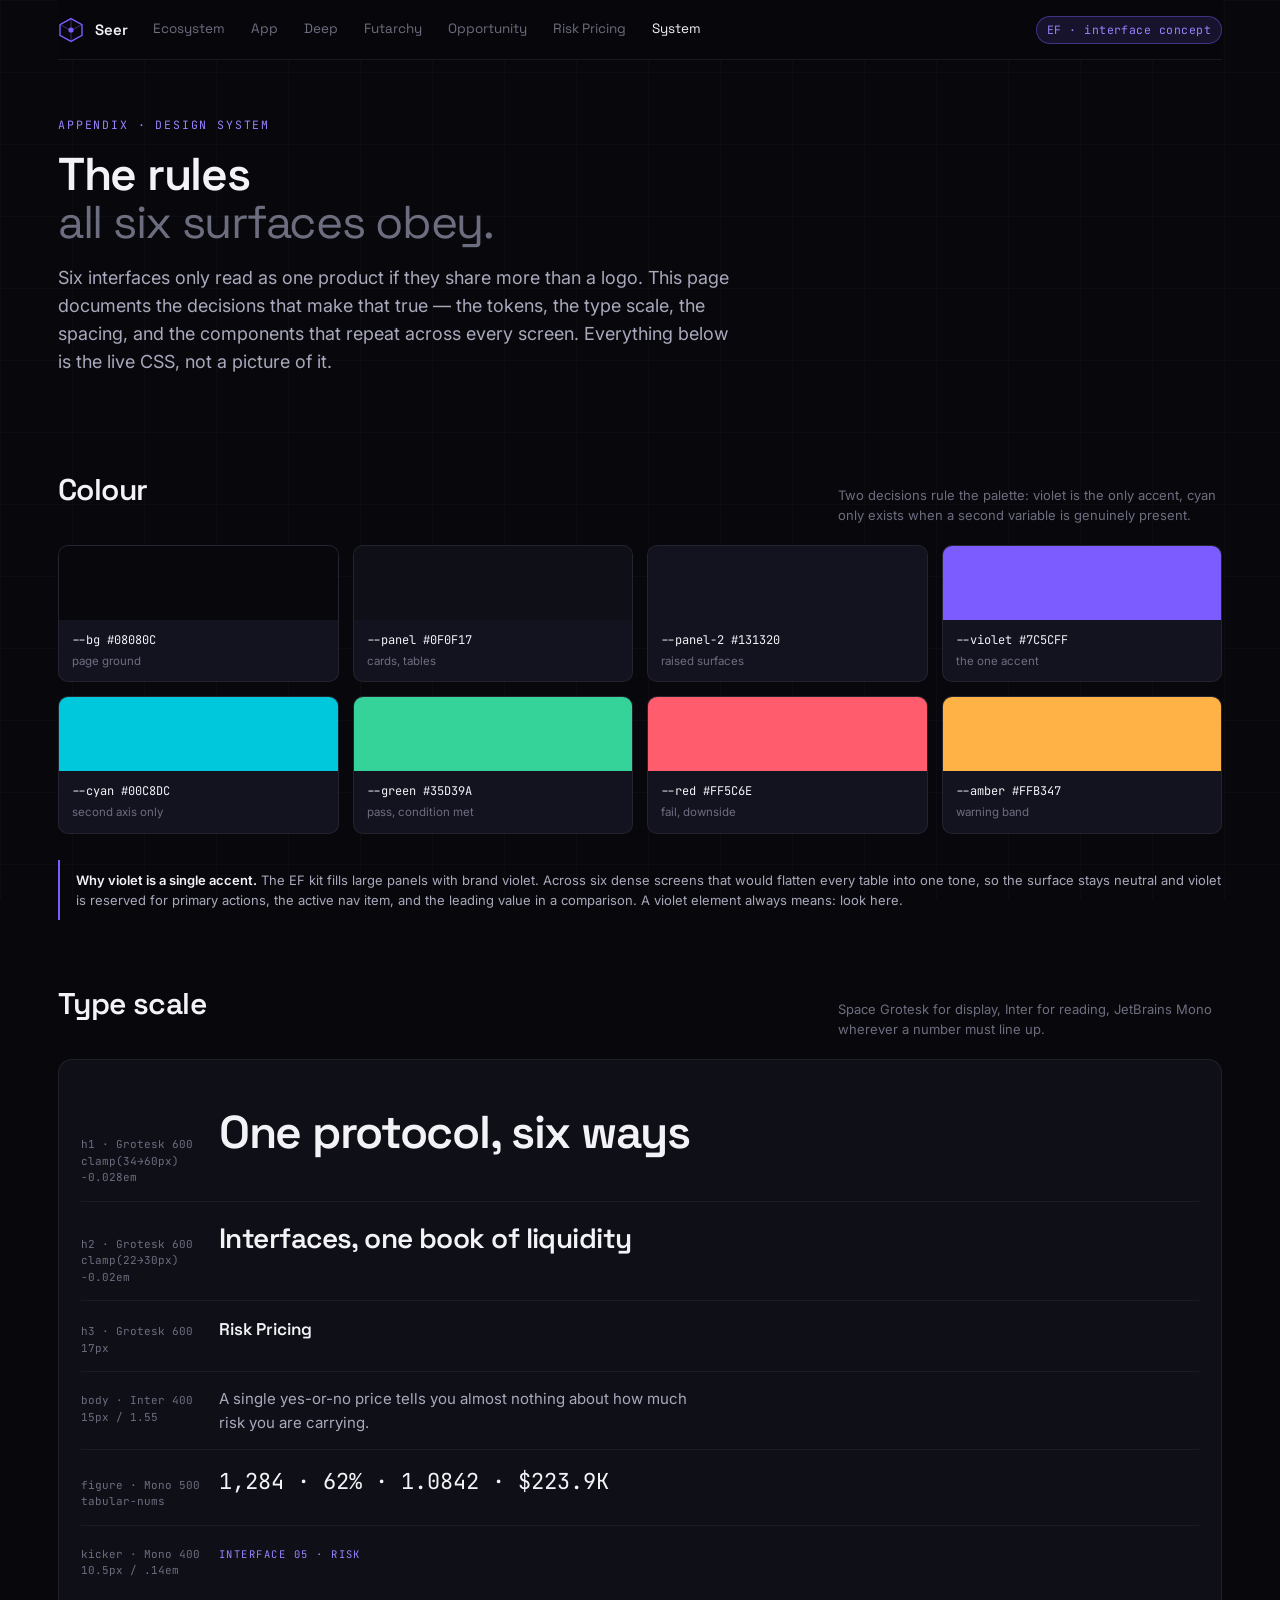
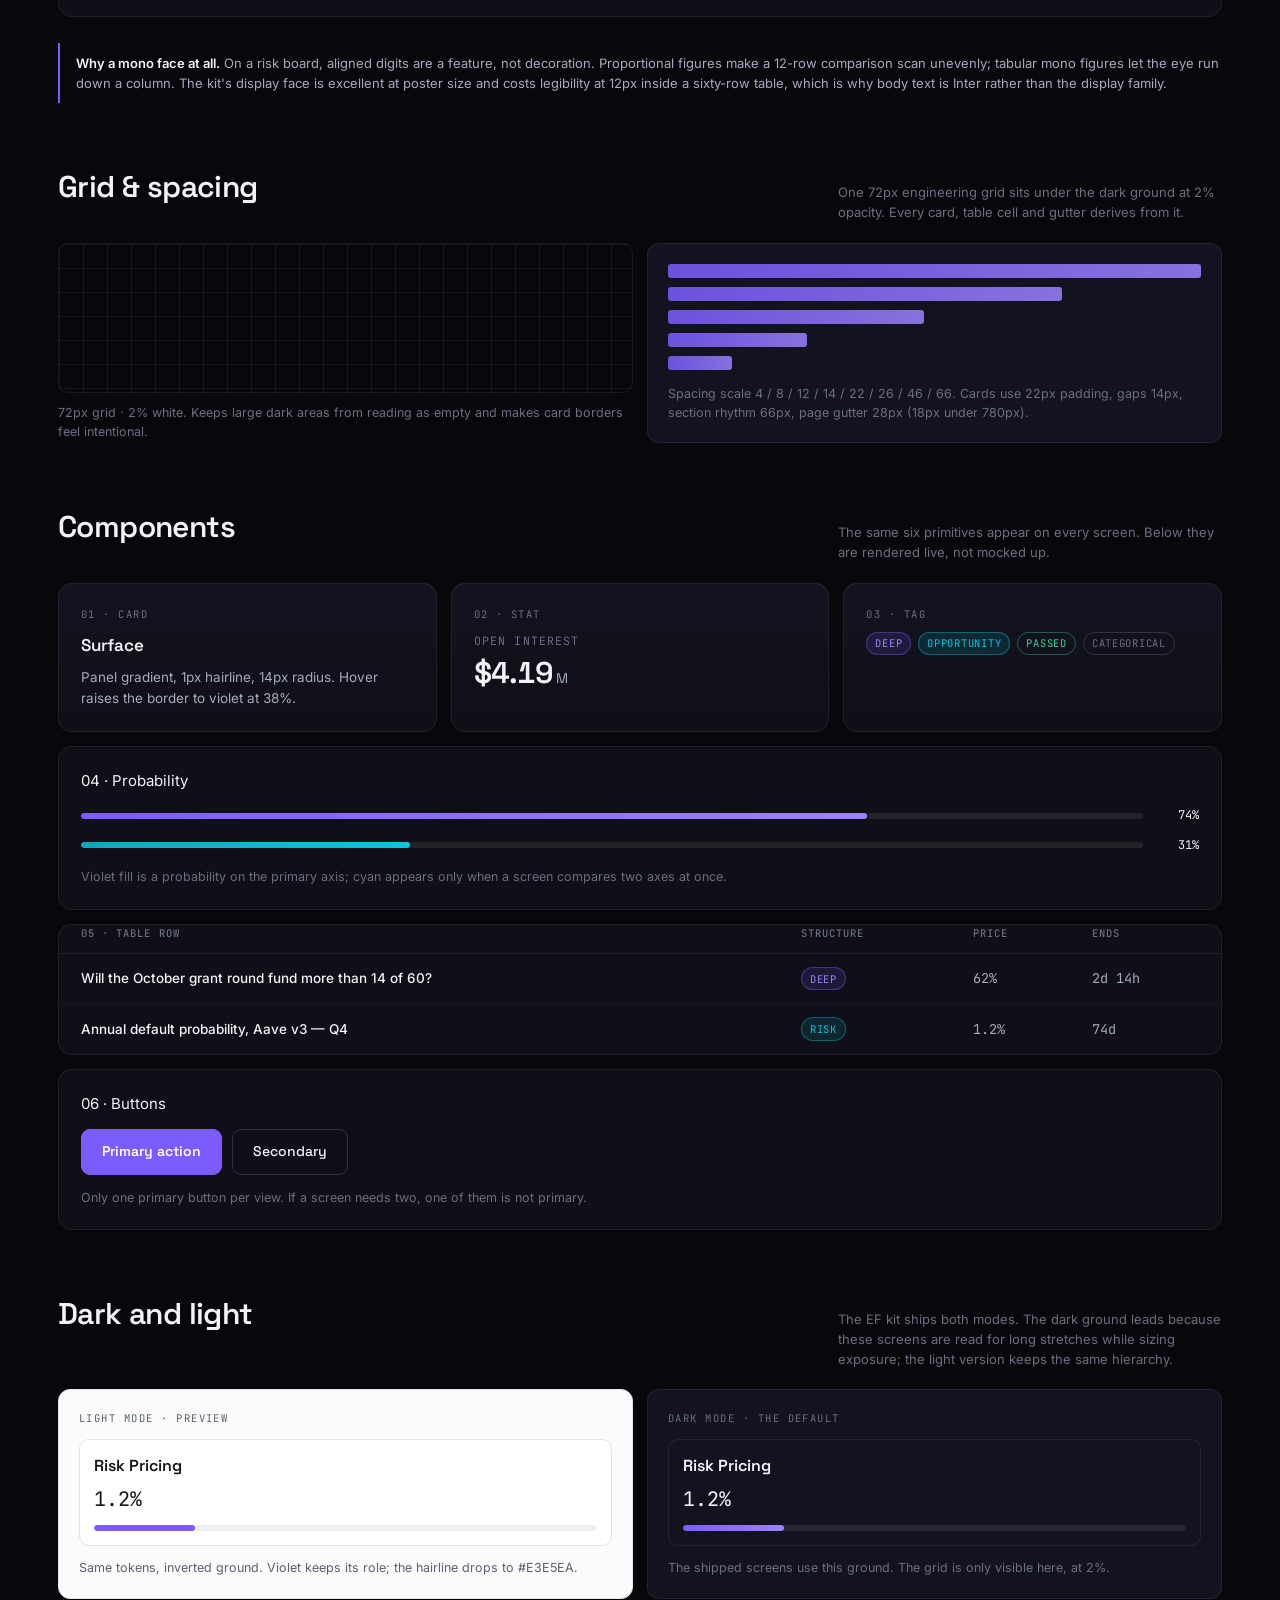
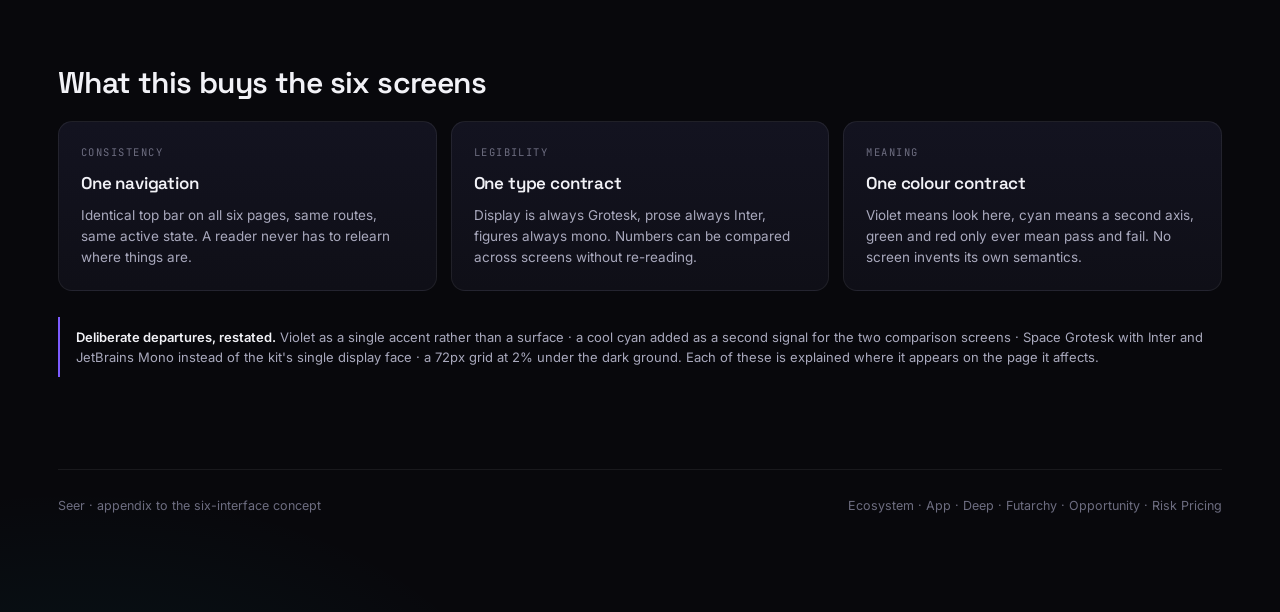
<file: seer-single/system.html>
<!DOCTYPE html>
<html lang="en">
<head>
<meta charset="utf-8" />
<meta name="viewport" content="width=device-width, initial-scale=1" />
<title>Design system — the rules the six surfaces share</title>
<meta name="description" content="Colour, type, spacing and components shared by all six Seer interfaces." />
<style>
/* ============================================================
   Seer — Six Interfaces
   Design system derived from the Electric Foundation brand kit:
   deep neutral ground, violet as the single accent, cyan only
   where a second signal is genuinely needed.
   ============================================================ */

@import url('https://fonts.googleapis.com/css2?family=Space+Grotesk:wght@400;500;600;700&family=Inter:wght@400;500;600&family=JetBrains+Mono:wght@400;500&display=swap');

:root {
  --bg:            #08080c;
  --bg-soft:       #0b0b12;
  --panel:         #0f0f17;
  --panel-2:       #131320;
  --line:          rgba(255, 255, 255, 0.07);
  --line-strong:   rgba(255, 255, 255, 0.14);
  --ink:           #f2f2f7;
  --ink-2:         #a9a9bd;
  --ink-3:         #6d6d80;
  --violet:        #7c5cff;
  --violet-2:      #9b82ff;
  --violet-dim:    rgba(124, 92, 255, 0.14);
  --cyan:          #00c8dc;
  --cyan-dim:      rgba(0, 200, 220, 0.12);
  --green:         #35d39a;
  --red:           #ff5c6e;
  --amber:         #ffb347;
  --r:             14px;
  --r-sm:          9px;
  --sans:          'Space Grotesk', 'Segoe UI', system-ui, sans-serif;
  --body:          'Inter', 'Segoe UI', system-ui, sans-serif;
  --mono:          'JetBrains Mono', ui-monospace, 'Cascadia Mono', monospace;
}

* { box-sizing: border-box; margin: 0; padding: 0; }

html { scroll-behavior: smooth; }

body {
  background:
    radial-gradient(1100px 620px at 78% -12%, rgba(124, 92, 255, 0.16), transparent 62%),
    radial-gradient(760px 460px at 6% 104%, rgba(0, 200, 220, 0.07), transparent 60%),
    var(--bg);
  color: var(--ink);
  font-family: var(--body);
  font-size: 15px;
  line-height: 1.55;
  -webkit-font-smoothing: antialiased;
  min-height: 100vh;
}

/* faint engineering grid, keeps large dark areas from looking flat */
body::before {
  content: '';
  position: fixed;
  inset: 0;
  background-image:
    linear-gradient(rgba(255, 255, 255, 0.022) 1px, transparent 1px),
    linear-gradient(90deg, rgba(255, 255, 255, 0.022) 1px, transparent 1px);
  background-size: 72px 72px;
  pointer-events: none;
  z-index: 0;
}

.wrap { position: relative; z-index: 1; max-width: 1220px; margin: 0 auto; padding: 0 28px 96px; }

/* ---------- top bar ---------- */
.nav {
  position: sticky; top: 0; z-index: 20;
  display: flex; align-items: center; gap: 26px;
  padding: 16px 0 15px;
  border-bottom: 1px solid var(--line);
  background: rgba(8, 8, 12, 0.82);
  backdrop-filter: blur(14px);
}
.brand { display: flex; align-items: center; gap: 11px; font-family: var(--sans); font-weight: 600; letter-spacing: -0.01em; }
.brand svg { display: block; }
.nav a {
  color: var(--ink-3); text-decoration: none; font-size: 13.5px; font-family: var(--sans);
  transition: color 0.16s;
}
.nav a:hover { color: var(--ink); }
.nav a.on { color: var(--ink); }
.nav .spacer { flex: 1; }
.nav .pill {
  font-size: 11.5px; font-family: var(--mono); letter-spacing: 0.04em;
  color: var(--violet-2); border: 1px solid rgba(124, 92, 255, 0.42);
  padding: 4px 10px; border-radius: 999px; background: var(--violet-dim);
}

/* ---------- headings ---------- */
.eyebrow {
  font-family: var(--mono); font-size: 11.5px; letter-spacing: 0.16em;
  text-transform: uppercase; color: var(--violet-2); margin-bottom: 16px;
}
h1 {
  font-family: var(--sans); font-weight: 600; letter-spacing: -0.028em;
  font-size: clamp(34px, 5.2vw, 60px); line-height: 1.05;
}
h1 .thin { color: var(--ink-3); font-weight: 400; }
h2 {
  font-family: var(--sans); font-weight: 600; letter-spacing: -0.02em;
  font-size: clamp(22px, 2.6vw, 30px); line-height: 1.2;
}
h3 { font-family: var(--sans); font-weight: 600; font-size: 17px; letter-spacing: -0.01em; }
.lede { color: var(--ink-2); font-size: clamp(15px, 1.6vw, 18px); max-width: 62ch; margin-top: 18px; }

/* ---------- hero ---------- */
.hero { padding: 84px 0 60px; }
.hero .actions { display: flex; gap: 12px; margin-top: 32px; flex-wrap: wrap; }

.btn {
  display: inline-flex; align-items: center; gap: 9px;
  font-family: var(--sans); font-size: 14px; font-weight: 500;
  padding: 11px 20px; border-radius: var(--r-sm);
  border: 1px solid var(--line-strong); background: transparent; color: var(--ink);
  text-decoration: none; transition: background 0.16s, border-color 0.16s, transform 0.16s;
}
.btn:hover { background: rgba(255, 255, 255, 0.04); border-color: rgba(255, 255, 255, 0.24); }
.btn.primary {
  background: var(--violet); border-color: var(--violet); color: #ffffff; font-weight: 600;
}
.btn.primary:hover { background: var(--violet-2); border-color: var(--violet-2); transform: translateY(-1px); }

/* ---------- grid + cards ---------- */
.grid { display: grid; gap: 14px; }
.g3 { grid-template-columns: repeat(3, minmax(0, 1fr)); }
.g2 { grid-template-columns: repeat(2, minmax(0, 1fr)); }
.g4 { grid-template-columns: repeat(4, minmax(0, 1fr)); }

.card {
  background: linear-gradient(180deg, var(--panel-2), var(--panel));
  border: 1px solid var(--line); border-radius: var(--r);
  padding: 22px; position: relative; overflow: hidden;
  transition: border-color 0.18s, transform 0.18s;
}
.card:hover { border-color: rgba(124, 92, 255, 0.38); }
a.card { text-decoration: none; color: inherit; display: block; }
a.card:hover { transform: translateY(-2px); }
.card .kicker {
  font-family: var(--mono); font-size: 10.5px; letter-spacing: 0.14em;
  text-transform: uppercase; color: var(--ink-3); margin-bottom: 10px;
}
.card p { color: var(--ink-2); font-size: 13.5px; margin-top: 9px; }
.card .go { margin-top: 16px; font-size: 12.5px; font-family: var(--mono); color: var(--violet-2); }

.card.feature { grid-column: span 2; }
@media (max-width: 900px) {
  .g3, .g2, .g4 { grid-template-columns: 1fr; }
  .card.feature { grid-column: span 1; }
}

/* ---------- stat ---------- */
.stat .num {
  font-family: var(--sans); font-weight: 600; font-size: 30px;
  letter-spacing: -0.03em; font-variant-numeric: tabular-nums;
}
.stat .num small { font-size: 14px; color: var(--ink-2); font-weight: 400; margin-left: 3px; }
.stat .lbl { font-size: 11.5px; font-family: var(--mono); letter-spacing: 0.1em; text-transform: uppercase; color: var(--ink-3); }
.up { color: var(--green); }
.down { color: var(--red); }

/* ---------- table ---------- */
.table { width: 100%; border-collapse: collapse; font-size: 13.5px; }
.table th {
  text-align: left; font-family: var(--mono); font-size: 10.5px; font-weight: 500;
  letter-spacing: 0.1em; text-transform: uppercase; color: var(--ink-3);
  padding: 0 14px 12px; border-bottom: 1px solid var(--line);
}
.table td { padding: 13px 14px; border-bottom: 1px solid rgba(255, 255, 255, 0.04); white-space: nowrap; }
.table td.q { white-space: normal; }
.table tr:last-child td { border-bottom: none; }
.table tbody tr { transition: background 0.14s; }
.table tbody tr:hover { background: rgba(255, 255, 255, 0.026); }
.table .q { color: var(--ink); font-weight: 500; }
.table .num { font-family: var(--mono); font-variant-numeric: tabular-nums; color: var(--ink-2); }

.tag {
  display: inline-block; font-family: var(--mono); font-size: 10.5px; letter-spacing: 0.07em;
  text-transform: uppercase; padding: 2.5px 8px; border-radius: 999px;
  border: 1px solid var(--line-strong); color: var(--ink-3);
}
.tag.violet { color: var(--violet-2); border-color: rgba(124, 92, 255, 0.4); background: var(--violet-dim); }
.tag.cyan { color: var(--cyan); border-color: rgba(0, 200, 220, 0.4); background: var(--cyan-dim); }
.tag.green { color: var(--green); border-color: rgba(53, 211, 154, 0.4); }

/* ---------- probability bar ---------- */
.prob { display: flex; align-items: center; gap: 10px; }
.prob .track { flex: 1; height: 6px; border-radius: 999px; background: rgba(255, 255, 255, 0.08); overflow: hidden; }
.prob .fill { height: 100%; border-radius: 999px; background: linear-gradient(90deg, var(--violet), var(--violet-2)); }
.prob .fill.cy { background: linear-gradient(90deg, #0aa9bb, var(--cyan)); }
.prob .val { font-family: var(--mono); font-size: 12px; font-variant-numeric: tabular-nums; min-width: 46px; text-align: right; }

/* ---------- layout with sidebar ---------- */
.split { display: grid; grid-template-columns: 232px minmax(0, 1fr); gap: 22px; align-items: start; }
@media (max-width: 900px) { .split { grid-template-columns: 1fr; } }

.side { position: sticky; top: 78px; }
.side .group { margin-bottom: 22px; }
.side .group h4 {
  font-family: var(--mono); font-size: 10.5px; letter-spacing: 0.12em; text-transform: uppercase;
  color: var(--ink-3); margin-bottom: 9px;
}
.side .opt {
  display: flex; justify-content: space-between; gap: 8px;
  padding: 7px 10px; border-radius: 7px; font-size: 13px; color: var(--ink-2); cursor: pointer;
  transition: background 0.14s, color 0.14s;
}
.side .opt:hover { background: rgba(255, 255, 255, 0.04); color: var(--ink); }
.side .opt.on { background: var(--violet-dim); color: var(--violet-2); }
.side .opt .n { font-family: var(--mono); font-size: 11px; color: var(--ink-3); }

/* ---------- section spacing ---------- */
.sec { margin-top: 66px; }
.sec-head { display: flex; align-items: baseline; justify-content: space-between; gap: 18px; margin-bottom: 20px; flex-wrap: wrap; }
.sec-head p { color: var(--ink-3); font-size: 13px; max-width: 48ch; }

.panel { background: var(--panel); border: 1px solid var(--line); border-radius: var(--r); padding: 22px; }

/* ---------- bars chart ---------- */
.bars { display: flex; flex-direction: column; gap: 11px; }
.bar-row { display: grid; grid-template-columns: 200px minmax(0, 1fr) 58px; gap: 12px; align-items: center; font-size: 13px; }
@media (max-width: 620px) { .bar-row { grid-template-columns: 124px minmax(0, 1fr) 52px; } }
.bar-row .name { color: var(--ink-2); white-space: nowrap; overflow: hidden; text-overflow: ellipsis; }
.bar-row .track { height: 9px; background: rgba(255, 255, 255, 0.06); border-radius: 999px; overflow: hidden; }
.bar-row .fill { height: 100%; border-radius: 999px; background: linear-gradient(90deg, #5b3fd6, var(--violet-2)); }
.bar-row .pct { font-family: var(--mono); font-size: 12px; text-align: right; color: var(--ink-2); font-variant-numeric: tabular-nums; }

/* ---------- risk heat cells ---------- */
.heat { display: grid; grid-template-columns: repeat(auto-fill, minmax(148px, 1fr)); gap: 10px; }
.heat .cell {
  border: 1px solid var(--line); border-radius: var(--r-sm); padding: 14px;
  background: var(--panel-2); position: relative; overflow: hidden;
}
.heat .cell::after {
  content: ''; position: absolute; inset: 0; opacity: var(--o, 0.1);
  background: var(--c, var(--violet)); pointer-events: none;
}
.heat .cell .sym { font-family: var(--sans); font-weight: 600; font-size: 15px; position: relative; z-index: 1; }
.heat .cell .pd { font-family: var(--mono); font-size: 21px; margin-top: 6px; position: relative; z-index: 1; font-variant-numeric: tabular-nums; }
.heat .cell .sub { font-size: 11px; color: var(--ink-3); position: relative; z-index: 1; margin-top: 2px; }

/* ---------- comparison columns ---------- */
.versus { display: grid; grid-template-columns: 1fr 68px 1fr; gap: 14px; align-items: stretch; }
@media (max-width: 760px) { .versus { grid-template-columns: 1fr; } }
.versus .vs {
  display: flex; align-items: center; justify-content: center;
  font-family: var(--mono); font-size: 12px; color: var(--ink-3);
}
.verdict {
  border-radius: var(--r); border: 1px solid rgba(53, 211, 154, 0.34);
  background: rgba(53, 211, 154, 0.07); padding: 18px 22px;
}

/* ---------- leaderboard ---------- */
.rank { display: flex; flex-direction: column; }
.rank .row {
  display: grid; grid-template-columns: 40px minmax(0, 1fr) 120px 92px;
  gap: 14px; align-items: center; padding: 13px 4px;
  border-bottom: 1px solid rgba(255, 255, 255, 0.05); font-size: 13.5px;
}
@media (max-width: 640px) { .rank .row { grid-template-columns: 30px minmax(0, 1fr) 70px; } .rank .row .hide-sm { display: none; } }
.rank .row:last-child { border-bottom: none; }
.rank .i { font-family: var(--mono); color: var(--ink-3); font-size: 12px; }
.rank .nm { font-weight: 500; }
.rank .nm span { color: var(--ink-3); font-weight: 400; font-size: 12px; display: block; margin-top: 2px; }

/* ---------- footer ---------- */
.foot {
  margin-top: 92px; padding-top: 26px; border-top: 1px solid var(--line);
  display: flex; justify-content: space-between; gap: 20px; flex-wrap: wrap;
  color: var(--ink-3); font-size: 12.5px;
}
.foot a { color: var(--ink-3); text-decoration: none; }
.foot a:hover { color: var(--violet-2); }

/* ---------- misc ---------- */
.mono { font-family: var(--mono); font-variant-numeric: tabular-nums; }
.dim { color: var(--ink-3); }
.small { font-size: 12.5px; }
hr.sep { border: none; border-top: 1px solid var(--line); margin: 26px 0; }

.docnote {
  border-left: 2px solid var(--violet); padding: 10px 0 10px 16px;
  color: var(--ink-2); font-size: 13px; margin-top: 26px;
}
.docnote b { color: var(--ink); font-weight: 600; }

@media (prefers-reduced-motion: reduce) {
  * { transition: none !important; animation: none !important; }
}

/* ---------- narrow screens ---------- */
@media (max-width: 780px) {
  html, body { overflow-x: hidden; }
  .wrap { padding: 0 18px 72px; }
  .nav {
    gap: 15px; overflow-x: auto; scrollbar-width: none;
    -webkit-overflow-scrolling: touch; padding: 13px 0 12px;
  }
  .nav::-webkit-scrollbar { display: none; }
  .nav a { white-space: nowrap; font-size: 13px; }
  .nav .pill { display: none; }
  .nav .spacer { display: none; }
  .hero { padding: 48px 0 34px; }
  .sec { margin-top: 46px; }
  .card, .panel { padding: 17px; }
  .table th, .table td { padding-left: 10px; padding-right: 10px; }
  .foot { margin-top: 60px; flex-direction: column; gap: 10px; }
}

</style>
<style>
  .swatch { border:1px solid var(--line); border-radius:10px; overflow:hidden; background:var(--panel-2); }
  .swatch .chip { height:74px; }
  .swatch .meta { padding:11px 13px; }
  .swatch .name { font-family:var(--mono); font-size:12px; color:var(--ink); }
  .swatch .use { font-size:11.5px; color:var(--ink-3); margin-top:3px; }
  .type-row { display:grid; grid-template-columns:120px minmax(0,1fr); gap:18px; align-items:baseline;
              padding:15px 0; border-bottom:1px solid rgba(255,255,255,.05); }
  .type-row:last-child { border-bottom:none; }
  .type-row .spec { font-family:var(--mono); font-size:11px; color:var(--ink-3); line-height:1.5; }
  .demo { background:var(--panel-2); border:1px solid var(--line); border-radius:12px; padding:20px; }
  .space-demo { display:flex; flex-direction:column; gap:9px; }
  .space-demo .bar { height:14px; background:linear-gradient(90deg,var(--violet),var(--violet-2)); border-radius:3px; opacity:.85; }
  .grid-demo {
    height:150px; border:1px solid var(--line); border-radius:10px; overflow:hidden;
    background-image:linear-gradient(rgba(255,255,255,.06) 1px,transparent 1px),linear-gradient(90deg,rgba(255,255,255,.06) 1px,transparent 1px);
    background-size:24px 24px;
  }
  @media (max-width:780px){ .type-row { grid-template-columns:1fr; gap:6px; } }
</style>
</head>
<body>

<div class="wrap">
  <nav class="nav">
    <div class="brand">
      <svg width="26" height="26" viewBox="0 0 26 26" fill="none" aria-hidden="true">
        <path d="M13 1.6 24 7.6v10.8L13 24.4 2 18.4V7.6z" stroke="#7c5cff" stroke-width="1.4"/>
        <path d="M13 1.6v22.8M2 7.6l11 6 11-6" stroke="#7c5cff" stroke-width="0.9" opacity="0.5"/>
        <circle cx="13" cy="13" r="2.6" fill="#7c5cff"/>
      </svg>
      Seer
    </div>
    <a href="index.html">Ecosystem</a>
    <a href="app.html">App</a>
    <a href="deep.html">Deep</a>
    <a href="futarchy.html">Futarchy</a>
    <a href="opportunity.html">Opportunity</a>
    <a href="risk.html">Risk Pricing</a>
    <a class="on" href="system.html">System</a>
    <div class="spacer"></div>
    <span class="pill">EF · interface concept</span>
  </nav>

  <header class="hero" style="padding:56px 0 30px">
    <div class="eyebrow">Appendix · design system</div>
    <h1 style="font-size:clamp(30px,4vw,46px)">The rules<br /><span class="thin">all six surfaces obey.</span></h1>
    <p class="lede">
      Six interfaces only read as one product if they share more than a logo. This page documents the
      decisions that make that true — the tokens, the type scale, the spacing, and the components that
      repeat across every screen. Everything below is the live CSS, not a picture of it.
    </p>
  </header>

  <section class="sec">
    <div class="sec-head">
      <h2>Colour</h2>
      <p>Two decisions rule the palette: violet is the only accent, cyan only exists when a second variable is genuinely present.</p>
    </div>
    <div class="grid g4">
      <div class="swatch"><div class="chip" style="background:#08080c"></div><div class="meta"><div class="name">--bg #08080C</div><div class="use">page ground</div></div></div>
      <div class="swatch"><div class="chip" style="background:#0f0f17"></div><div class="meta"><div class="name">--panel #0F0F17</div><div class="use">cards, tables</div></div></div>
      <div class="swatch"><div class="chip" style="background:#131320"></div><div class="meta"><div class="name">--panel-2 #131320</div><div class="use">raised surfaces</div></div></div>
      <div class="swatch"><div class="chip" style="background:#7c5cff"></div><div class="meta"><div class="name">--violet #7C5CFF</div><div class="use">the one accent</div></div></div>
      <div class="swatch"><div class="chip" style="background:#00c8dc"></div><div class="meta"><div class="name">--cyan #00C8DC</div><div class="use">second axis only</div></div></div>
      <div class="swatch"><div class="chip" style="background:#35d39a"></div><div class="meta"><div class="name">--green #35D39A</div><div class="use">pass, condition met</div></div></div>
      <div class="swatch"><div class="chip" style="background:#ff5c6e"></div><div class="meta"><div class="name">--red #FF5C6E</div><div class="use">fail, downside</div></div></div>
      <div class="swatch"><div class="chip" style="background:#ffb347"></div><div class="meta"><div class="name">--amber #FFB347</div><div class="use">warning band</div></div></div>
    </div>
    <div class="docnote">
      <b>Why violet is a single accent.</b> The EF kit fills large panels with brand violet. Across six
      dense screens that would flatten every table into one tone, so the surface stays neutral and violet
      is reserved for primary actions, the active nav item, and the leading value in a comparison.
      A violet element always means: look here.
    </div>
  </section>

  <section class="sec">
    <div class="sec-head">
      <h2>Type scale</h2>
      <p>Space Grotesk for display, Inter for reading, JetBrains Mono wherever a number must line up.</p>
    </div>
    <div class="panel">
      <div class="type-row">
        <div class="spec">h1 · Grotesk 600<br />clamp(34→60px)<br />-0.028em</div>
        <div><span style="font-family:var(--sans);font-weight:600;font-size:clamp(30px,4vw,46px);letter-spacing:-.028em">One protocol, six ways</span></div>
      </div>
      <div class="type-row">
        <div class="spec">h2 · Grotesk 600<br />clamp(22→30px)<br />-0.02em</div>
        <div><span style="font-family:var(--sans);font-weight:600;font-size:28px;letter-spacing:-.02em">Interfaces, one book of liquidity</span></div>
      </div>
      <div class="type-row">
        <div class="spec">h3 · Grotesk 600<br />17px</div>
        <div><span style="font-family:var(--sans);font-weight:600;font-size:17px">Risk Pricing</span></div>
      </div>
      <div class="type-row">
        <div class="spec">body · Inter 400<br />15px / 1.55</div>
        <div><span style="color:var(--ink-2);max-width:52ch;display:block">A single yes-or-no price tells you almost nothing about how much risk you are carrying.</span></div>
      </div>
      <div class="type-row">
        <div class="spec">figure · Mono 500<br />tabular-nums</div>
        <div><span style="font-family:var(--mono);font-size:22px;font-variant-numeric:tabular-nums">1,284 · 62% · 1.0842 · $223.9K</span></div>
      </div>
      <div class="type-row">
        <div class="spec">kicker · Mono 400<br />10.5px / .14em</div>
        <div><span style="font-family:var(--mono);font-size:10.5px;letter-spacing:.14em;text-transform:uppercase;color:var(--violet-2)">Interface 05 · Risk</span></div>
      </div>
    </div>
    <div class="docnote">
      <b>Why a mono face at all.</b> On a risk board, aligned digits are a feature, not decoration. Proportional
      figures make a 12-row comparison scan unevenly; tabular mono figures let the eye run down a column.
      The kit's display face is excellent at poster size and costs legibility at 12px inside a sixty-row table,
      which is why body text is Inter rather than the display family.
    </div>
  </section>

  <section class="sec">
    <div class="sec-head">
      <h2>Grid &amp; spacing</h2>
      <p>One 72px engineering grid sits under the dark ground at 2% opacity. Every card, table cell and gutter derives from it.</p>
    </div>
    <div class="grid g2">
      <div>
        <div class="grid-demo"></div>
        <p class="small dim" style="margin-top:10px">72px grid · 2% white. Keeps large dark areas from reading as empty and makes card borders feel intentional.</p>
      </div>
      <div class="demo">
        <div class="space-demo">
          <div class="bar" style="width:100%"></div>
          <div class="bar" style="width:74%"></div>
          <div class="bar" style="width:48%"></div>
          <div class="bar" style="width:26%"></div>
          <div class="bar" style="width:12%"></div>
        </div>
        <p class="small dim" style="margin-top:14px">
          Spacing scale 4 / 8 / 12 / 14 / 22 / 26 / 46 / 66. Cards use 22px padding, gaps 14px,
          section rhythm 66px, page gutter 28px (18px under 780px).
        </p>
      </div>
    </div>
  </section>

  <section class="sec">
    <div class="sec-head">
      <h2>Components</h2>
      <p>The same six primitives appear on every screen. Below they are rendered live, not mocked up.</p>
    </div>

    <div class="grid g3" style="margin-bottom:14px">
      <div class="card">
        <div class="kicker">01 · Card</div>
        <h3>Surface</h3>
        <p>Panel gradient, 1px hairline, 14px radius. Hover raises the border to violet at 38%.</p>
      </div>
      <div class="card">
        <div class="kicker">02 · Stat</div>
        <div class="stat" style="margin-top:8px"><div class="lbl">Open interest</div><div class="num">$4.19<small>M</small></div></div>
      </div>
      <div class="card">
        <div class="kicker">03 · Tag</div>
        <div style="display:flex;gap:7px;flex-wrap:wrap;margin-top:10px">
          <span class="tag violet">Deep</span>
          <span class="tag cyan">Opportunity</span>
          <span class="tag green">Passed</span>
          <span class="tag">Categorical</span>
        </div>
      </div>
    </div>

    <div class="panel" style="margin-bottom:14px">
      <div class="kicker">04 · Probability</div>
      <div style="display:flex;flex-direction:column;gap:11px;margin-top:14px">
        <div class="prob"><div class="track"><div class="fill" style="width:74%"></div></div><div class="val">74%</div></div>
        <div class="prob"><div class="track"><div class="fill cy" style="width:31%"></div></div><div class="val">31%</div></div>
      </div>
      <p class="small dim" style="margin-top:13px">Violet fill is a probability on the primary axis; cyan appears only when a screen compares two axes at once.</p>
    </div>

    <div class="panel" style="padding:0;overflow:hidden;margin-bottom:14px">
      <table class="table">
        <thead><tr><th style="padding-left:22px">05 · Table row</th><th>Structure</th><th>Price</th><th>Ends</th></tr></thead>
        <tbody>
          <tr><td class="q" style="padding-left:22px">Will the October grant round fund more than 14 of 60?</td><td><span class="tag violet">Deep</span></td><td class="num">62%</td><td class="num">2d 14h</td></tr>
          <tr><td class="q" style="padding-left:22px">Annual default probability, Aave v3 — Q4</td><td><span class="tag cyan">Risk</span></td><td class="num">1.2%</td><td class="num">74d</td></tr>
        </tbody>
      </table>
    </div>

    <div class="panel">
      <div class="kicker">06 · Buttons</div>
      <div style="display:flex;gap:10px;flex-wrap:wrap;margin-top:14px">
        <a class="btn primary" href="index.html">Primary action</a>
        <a class="btn" href="index.html">Secondary</a>
      </div>
      <p class="small dim" style="margin-top:13px">Only one primary button per view. If a screen needs two, one of them is not primary.</p>
    </div>
  </section>

  <section class="sec">
    <div class="sec-head">
      <h2>Dark and light</h2>
      <p>The EF kit ships both modes. The dark ground leads because these screens are read for long stretches while sizing exposure; the light version keeps the same hierarchy.</p>
    </div>
    <div class="grid g2">
      <div class="demo" style="background:#fbfbfc;border-color:#e3e5ea">
        <div style="font-family:var(--mono);font-size:10.5px;letter-spacing:.14em;text-transform:uppercase;color:#5b6070">Light mode · preview</div>
        <div style="margin-top:12px;background:#fff;border:1px solid #e3e5ea;border-radius:10px;padding:14px">
          <div style="font-family:var(--sans);font-weight:600;font-size:16px;color:#15161a">Risk Pricing</div>
          <div style="font-family:var(--mono);font-size:20px;color:#15161a;margin-top:6px">1.2%</div>
          <div style="height:6px;border-radius:999px;background:#eceef2;margin-top:10px;overflow:hidden">
            <div style="height:100%;width:20%;background:#7c5cff;border-radius:999px"></div>
          </div>
        </div>
        <p style="font-size:12.5px;color:#5b6070;margin-top:12px">Same tokens, inverted ground. Violet keeps its role; the hairline drops to #E3E5EA.</p>
      </div>
      <div class="demo">
        <div style="font-family:var(--mono);font-size:10.5px;letter-spacing:.14em;text-transform:uppercase;color:var(--ink-3)">Dark mode · the default</div>
        <div style="margin-top:12px;background:var(--panel-2);border:1px solid var(--line);border-radius:10px;padding:14px">
          <div style="font-family:var(--sans);font-weight:600;font-size:16px">Risk Pricing</div>
          <div style="font-family:var(--mono);font-size:20px;margin-top:6px">1.2%</div>
          <div style="height:6px;border-radius:999px;background:rgba(255,255,255,.08);margin-top:10px;overflow:hidden">
            <div style="height:100%;width:20%;background:linear-gradient(90deg,#7c5cff,#9b82ff);border-radius:999px"></div>
          </div>
        </div>
        <p class="small dim" style="margin-top:12px">The shipped screens use this ground. The grid is only visible here, at 2%.</p>
      </div>
    </div>
  </section>

  <section class="sec">
    <div class="sec-head">
      <h2>What this buys the six screens</h2>
    </div>
    <div class="grid g3">
      <div class="card"><div class="kicker">Consistency</div><h3>One navigation</h3><p>Identical top bar on all six pages, same routes, same active state. A reader never has to relearn where things are.</p></div>
      <div class="card"><div class="kicker">Legibility</div><h3>One type contract</h3><p>Display is always Grotesk, prose always Inter, figures always mono. Numbers can be compared across screens without re-reading.</p></div>
      <div class="card"><div class="kicker">Meaning</div><h3>One colour contract</h3><p>Violet means look here, cyan means a second axis, green and red only ever mean pass and fail. No screen invents its own semantics.</p></div>
    </div>
    <div class="docnote">
      <b>Deliberate departures, restated.</b> Violet as a single accent rather than a surface · a cool cyan added
      as a second signal for the two comparison screens · Space Grotesk with Inter and JetBrains Mono instead of
      the kit's single display face · a 72px grid at 2% under the dark ground. Each of these is explained where it
      appears on the page it affects.
    </div>
  </section>

  <footer class="foot">
    <div>Seer · appendix to the six-interface concept</div>
    <div><a href="index.html">Ecosystem</a> · <a href="app.html">App</a> · <a href="deep.html">Deep</a> · <a href="futarchy.html">Futarchy</a> · <a href="opportunity.html">Opportunity</a> · <a href="risk.html">Risk Pricing</a></div>
  </footer>
</div>

</body>
</html>
</file>
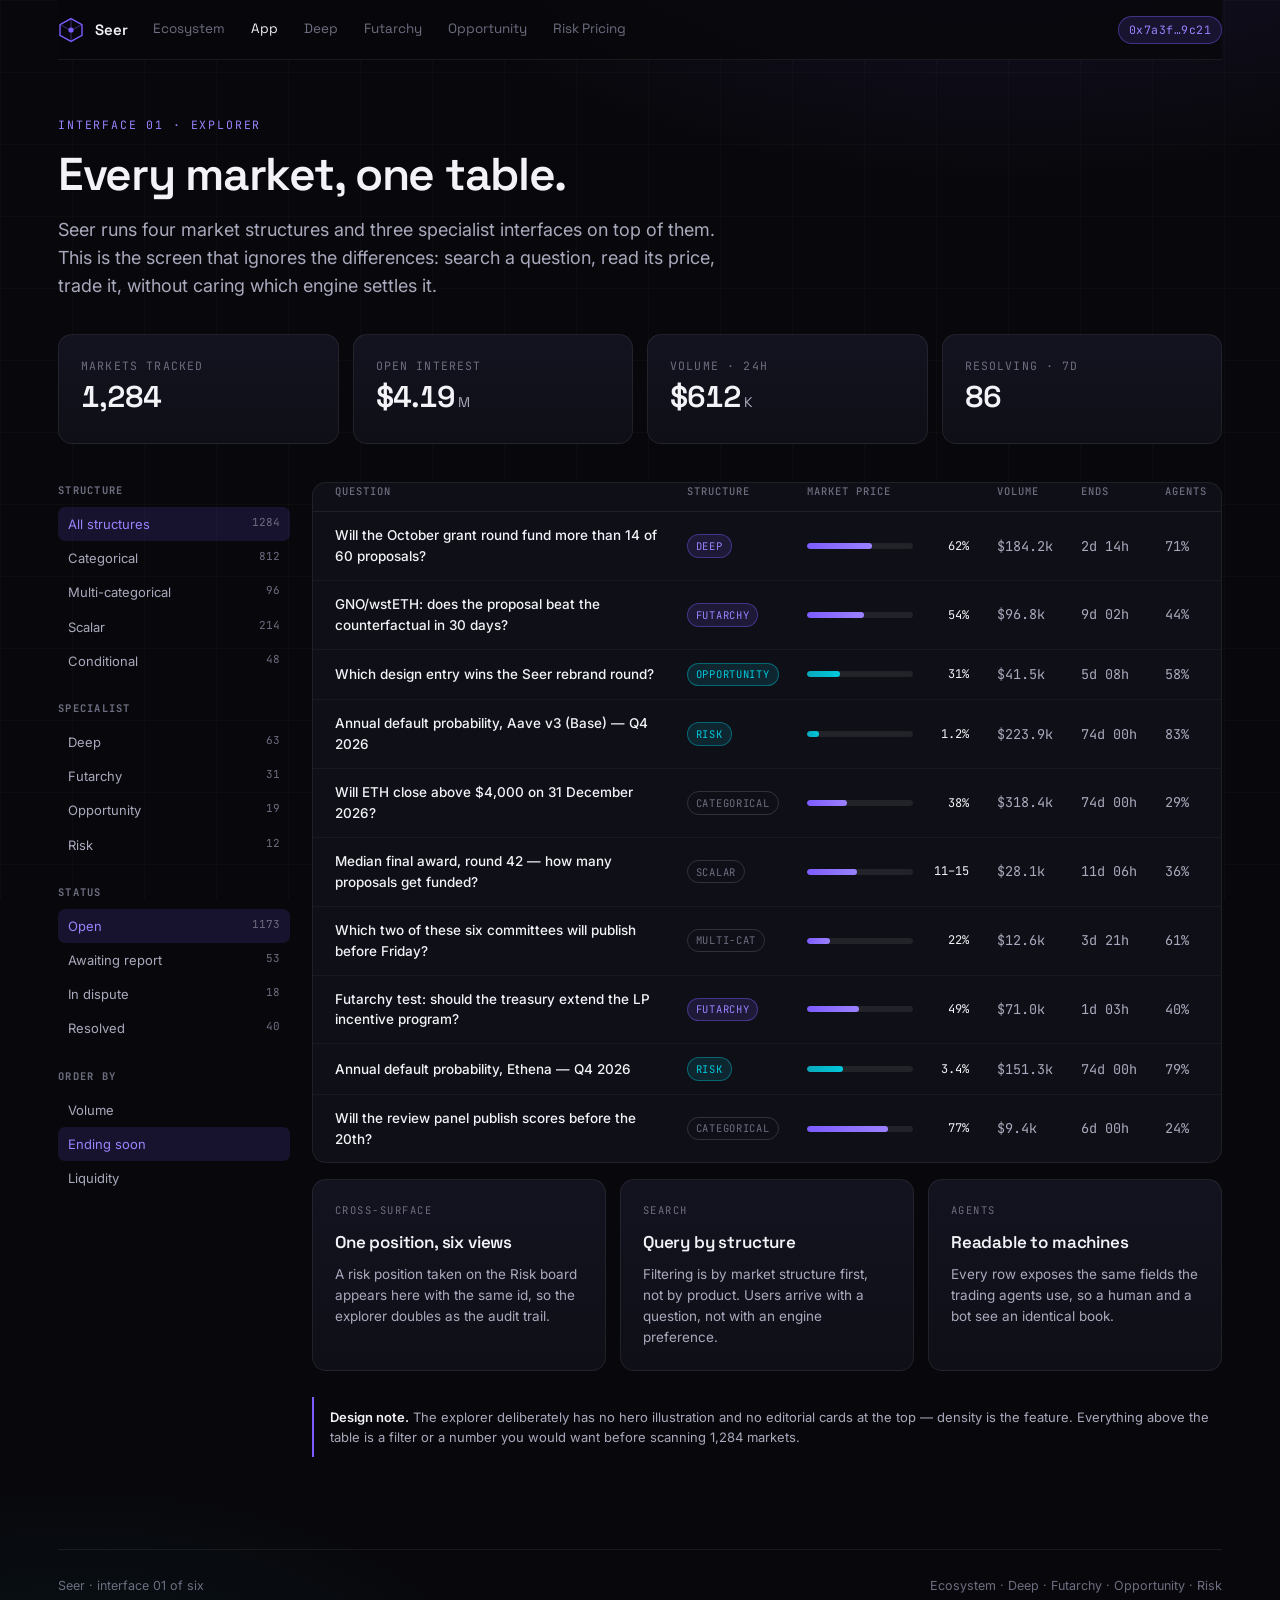
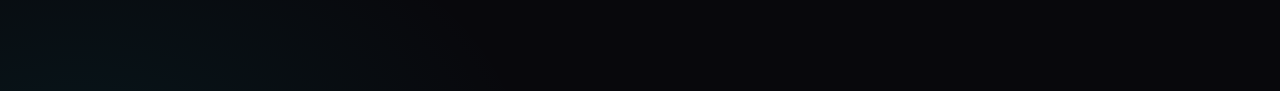
<file: seer/app.html>
<!DOCTYPE html>
<html lang="en">
<head>
<meta charset="utf-8" />
<meta name="viewport" content="width=device-width, initial-scale=1" />
<title>Seer App — every market in one table</title>
<meta name="description" content="The general explorer for all Seer markets: find and trade across market types." />
<link rel="stylesheet" href="style.css" />
</head>
<body>

<div class="wrap">
  <nav class="nav">
    <div class="brand">
      <svg width="26" height="26" viewBox="0 0 26 26" fill="none" aria-hidden="true">
        <path d="M13 1.6 24 7.6v10.8L13 24.4 2 18.4V7.6z" stroke="#7c5cff" stroke-width="1.4"/>
        <path d="M13 1.6v22.8M2 7.6l11 6 11-6" stroke="#7c5cff" stroke-width="0.9" opacity="0.5"/>
        <circle cx="13" cy="13" r="2.6" fill="#7c5cff"/>
      </svg>
      Seer
    </div>
    <a href="index.html">Ecosystem</a>
    <a class="on" href="app.html">App</a>
    <a href="deep.html">Deep</a>
    <a href="futarchy.html">Futarchy</a>
    <a href="opportunity.html">Opportunity</a>
    <a href="risk.html">Risk Pricing</a>
    <div class="spacer"></div>
    <span class="pill">0x7a3f…9c21</span>
  </nav>

  <header class="hero" style="padding:56px 0 34px">
    <div class="eyebrow">Interface 01 · Explorer</div>
    <h1 style="font-size:clamp(30px,4vw,46px)">Every market, one table.</h1>
    <p class="lede">
      Seer runs four market structures and three specialist interfaces on top of them. This is the
      screen that ignores the differences: search a question, read its price, trade it, without
      caring which engine settles it.
    </p>
  </header>

  <section class="grid g4" aria-label="market stats">
    <div class="card stat"><div class="lbl">Markets tracked</div><div class="num">1,284</div></div>
    <div class="card stat"><div class="lbl">Open interest</div><div class="num">$4.19<small>M</small></div></div>
    <div class="card stat"><div class="lbl">Volume · 24h</div><div class="num">$612<small>K</small></div></div>
    <div class="card stat"><div class="lbl">Resolving · 7d</div><div class="num">86</div></div>
  </section>

  <section class="sec split" style="margin-top:38px">

    <aside class="side">
      <div class="group">
        <h4>Structure</h4>
        <div class="opt on"><span>All structures</span><span class="n">1284</span></div>
        <div class="opt"><span>Categorical</span><span class="n">812</span></div>
        <div class="opt"><span>Multi-categorical</span><span class="n">96</span></div>
        <div class="opt"><span>Scalar</span><span class="n">214</span></div>
        <div class="opt"><span>Conditional</span><span class="n">48</span></div>
      </div>
      <div class="group">
        <h4>Specialist</h4>
        <div class="opt"><span>Deep</span><span class="n">63</span></div>
        <div class="opt"><span>Futarchy</span><span class="n">31</span></div>
        <div class="opt"><span>Opportunity</span><span class="n">19</span></div>
        <div class="opt"><span>Risk</span><span class="n">12</span></div>
      </div>
      <div class="group">
        <h4>Status</h4>
        <div class="opt on"><span>Open</span><span class="n">1173</span></div>
        <div class="opt"><span>Awaiting report</span><span class="n">53</span></div>
        <div class="opt"><span>In dispute</span><span class="n">18</span></div>
        <div class="opt"><span>Resolved</span><span class="n">40</span></div>
      </div>
      <div class="group">
        <h4>Order by</h4>
        <div class="opt"><span>Volume</span></div>
        <div class="opt on"><span>Ending soon</span></div>
        <div class="opt"><span>Liquidity</span></div>
      </div>
    </aside>

    <div>
      <div class="panel" style="padding:0;overflow:hidden">
        <table class="table">
          <thead>
            <tr>
              <th style="padding-left:22px">Question</th>
              <th>Structure</th>
              <th style="width:190px">Market price</th>
              <th>Volume</th>
              <th>Ends</th>
              <th>Agents</th>
            </tr>
          </thead>
          <tbody>
            <tr>
              <td class="q" style="padding-left:22px">Will the October grant round fund more than 14 of 60 proposals?</td>
              <td><span class="tag violet">Deep</span></td>
              <td><div class="prob"><div class="track"><div class="fill" style="width:62%"></div></div><div class="val">62%</div></div></td>
              <td class="num">$184.2k</td>
              <td class="num">2d 14h</td>
              <td class="num">71%</td>
            </tr>
            <tr>
              <td class="q" style="padding-left:22px">GNO/wstETH: does the proposal beat the counterfactual in 30 days?</td>
              <td><span class="tag violet">Futarchy</span></td>
              <td><div class="prob"><div class="track"><div class="fill" style="width:54%"></div></div><div class="val">54%</div></div></td>
              <td class="num">$96.8k</td>
              <td class="num">9d 02h</td>
              <td class="num">44%</td>
            </tr>
            <tr>
              <td class="q" style="padding-left:22px">Which design entry wins the Seer rebrand round?</td>
              <td><span class="tag cyan">Opportunity</span></td>
              <td><div class="prob"><div class="track"><div class="fill cy" style="width:31%"></div></div><div class="val">31%</div></div></td>
              <td class="num">$41.5k</td>
              <td class="num">5d 08h</td>
              <td class="num">58%</td>
            </tr>
            <tr>
              <td class="q" style="padding-left:22px">Annual default probability, Aave v3 (Base) — Q4 2026</td>
              <td><span class="tag cyan">Risk</span></td>
              <td><div class="prob"><div class="track"><div class="fill cy" style="width:12%"></div></div><div class="val">1.2%</div></div></td>
              <td class="num">$223.9k</td>
              <td class="num">74d 00h</td>
              <td class="num">83%</td>
            </tr>
            <tr>
              <td class="q" style="padding-left:22px">Will ETH close above $4,000 on 31 December 2026?</td>
              <td><span class="tag">Categorical</span></td>
              <td><div class="prob"><div class="track"><div class="fill" style="width:38%"></div></div><div class="val">38%</div></div></td>
              <td class="num">$318.4k</td>
              <td class="num">74d 00h</td>
              <td class="num">29%</td>
            </tr>
            <tr>
              <td class="q" style="padding-left:22px">Median final award, round 42 — how many proposals get funded?</td>
              <td><span class="tag">Scalar</span></td>
              <td><div class="prob"><div class="track"><div class="fill" style="width:47%"></div></div><div class="val">11–15</div></td>
              <td class="num">$28.1k</td>
              <td class="num">11d 06h</td>
              <td class="num">36%</td>
            </tr>
            <tr>
              <td class="q" style="padding-left:22px">Which two of these six committees will publish before Friday?</td>
              <td><span class="tag">Multi-cat</span></td>
              <td><div class="prob"><div class="track"><div class="fill" style="width:22%"></div></div><div class="val">22%</div></td>
              <td class="num">$12.6k</td>
              <td class="num">3d 21h</td>
              <td class="num">61%</td>
            </tr>
            <tr>
              <td class="q" style="padding-left:22px">Futarchy test: should the treasury extend the LP incentive program?</td>
              <td><span class="tag violet">Futarchy</span></td>
              <td><div class="prob"><div class="track"><div class="fill" style="width:49%"></div></div><div class="val">49%</div></td>
              <td class="num">$71.0k</td>
              <td class="num">1d 03h</td>
              <td class="num">40%</td>
            </tr>
            <tr>
              <td class="q" style="padding-left:22px">Annual default probability, Ethena — Q4 2026</td>
              <td><span class="tag cyan">Risk</span></td>
              <td><div class="prob"><div class="track"><div class="fill cy" style="width:34%"></div></div><div class="val">3.4%</div></div></td>
              <td class="num">$151.3k</td>
              <td class="num">74d 00h</td>
              <td class="num">79%</td>
            </tr>
            <tr>
              <td class="q" style="padding-left:22px">Will the review panel publish scores before the 20th?</td>
              <td><span class="tag">Categorical</span></td>
              <td><div class="prob"><div class="track"><div class="fill" style="width:77%"></div></div><div class="val">77%</div></div></td>
              <td class="num">$9.4k</td>
              <td class="num">6d 00h</td>
              <td class="num">24%</td>
            </tr>
          </tbody>
        </table>
      </div>

      <div class="grid g3" style="margin-top:16px">
        <div class="card">
          <div class="kicker">Cross-surface</div>
          <h3>One position, six views</h3>
          <p>A risk position taken on the Risk board appears here with the same id, so the explorer doubles as the audit trail.</p>
        </div>
        <div class="card">
          <div class="kicker">Search</div>
          <h3>Query by structure</h3>
          <p>Filtering is by market structure first, not by product. Users arrive with a question, not with an engine preference.</p>
        </div>
        <div class="card">
          <div class="kicker">Agents</div>
          <h3>Readable to machines</h3>
          <p>Every row exposes the same fields the trading agents use, so a human and a bot see an identical book.</p>
        </div>
      </div>

      <div class="docnote">
        <b>Design note.</b> The explorer deliberately has no hero illustration and no editorial cards at the top —
        density is the feature. Everything above the table is a filter or a number you would want before
        scanning 1,284 markets.
      </div>
    </div>
  </section>

  <footer class="foot">
    <div>Seer · interface 01 of six</div>
    <div><a href="index.html">Ecosystem</a> · <a href="deep.html">Deep</a> · <a href="futarchy.html">Futarchy</a> · <a href="opportunity.html">Opportunity</a> · <a href="risk.html">Risk</a></div>
  </footer>
</div>

</body>
</html>
</file>
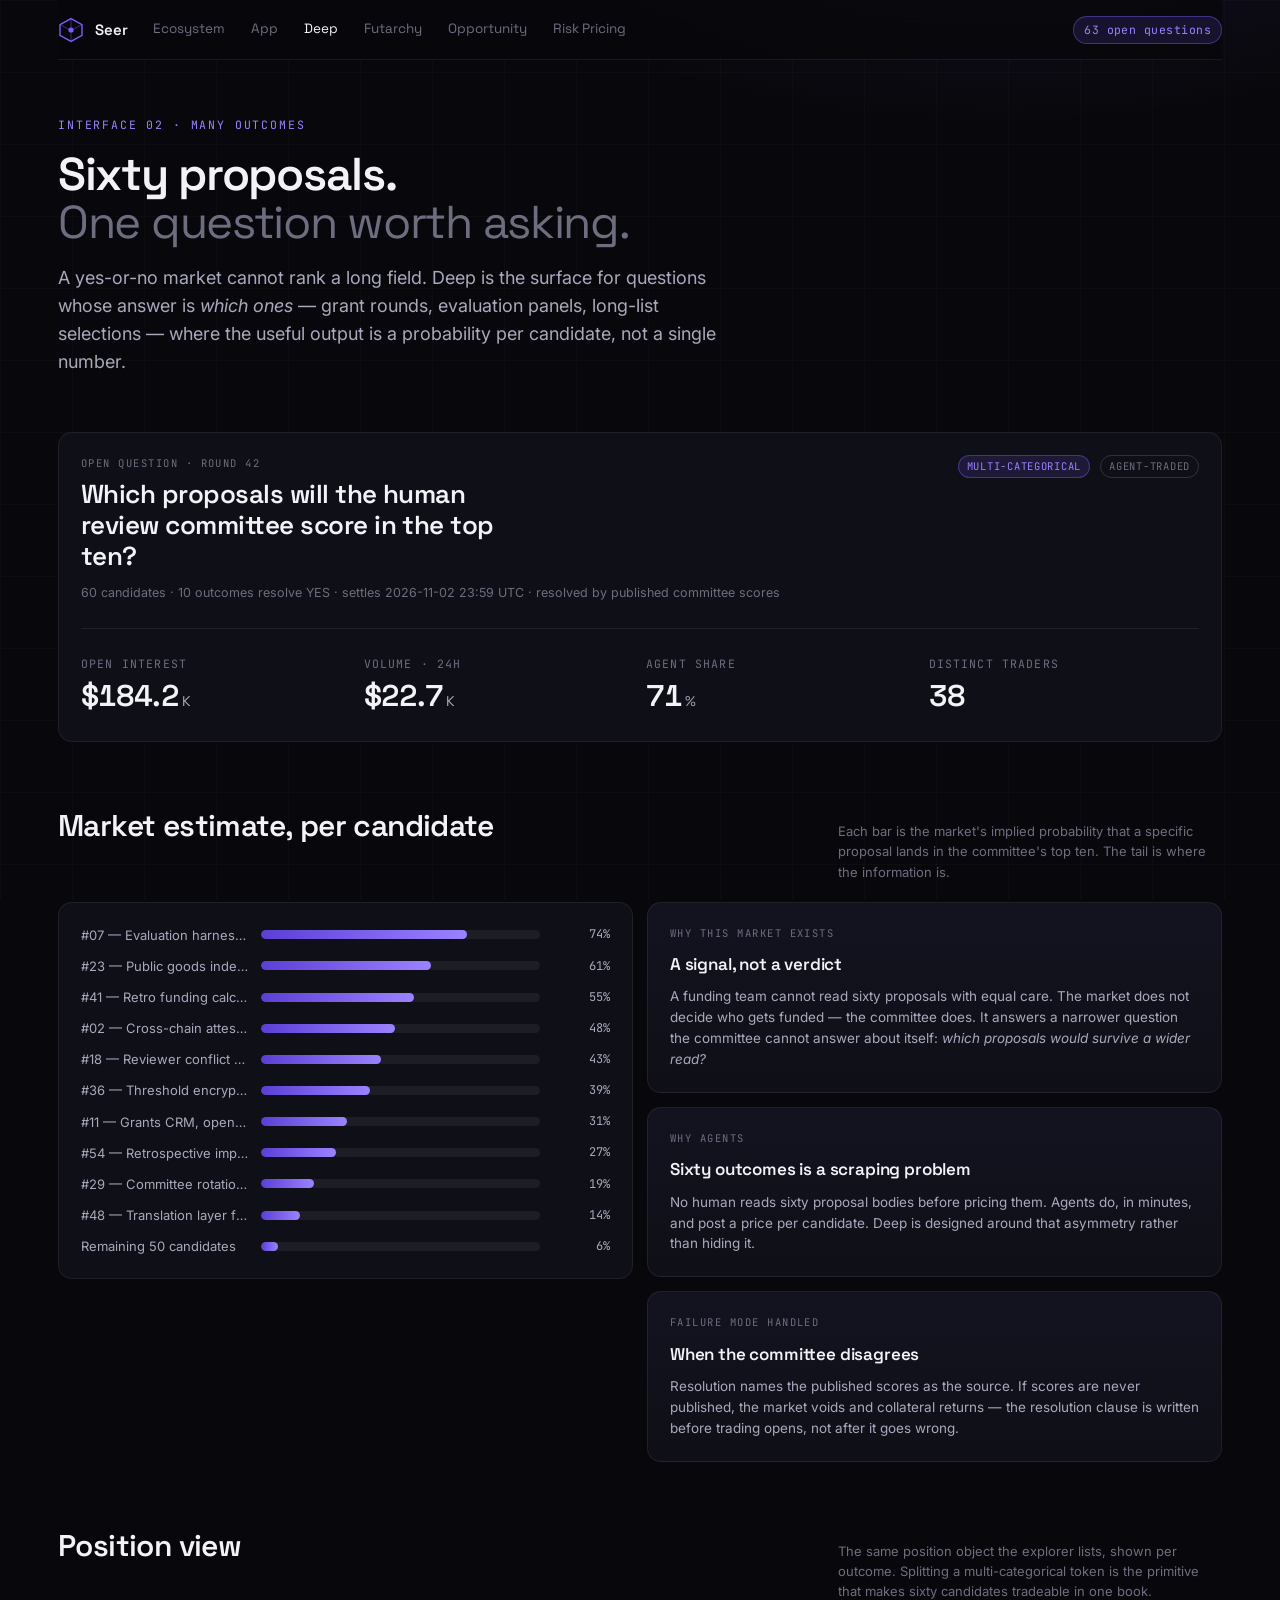
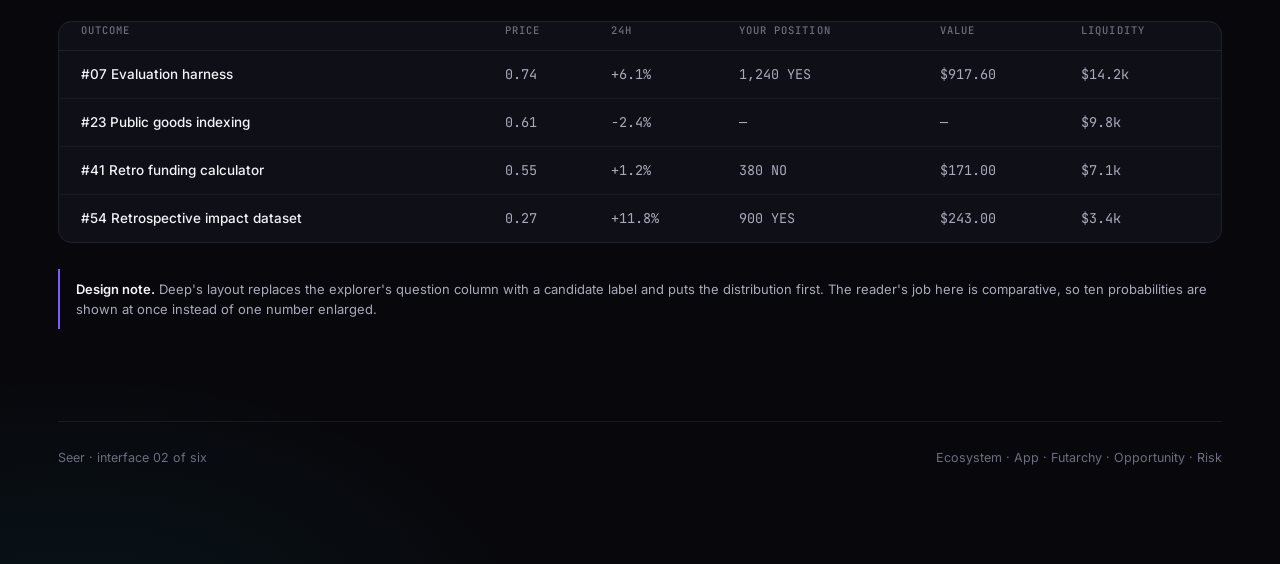
<file: seer/deep.html>
<!DOCTYPE html>
<html lang="en">
<head>
<meta charset="utf-8" />
<meta name="viewport" content="width=device-width, initial-scale=1" />
<title>Deep — questions with many possible outcomes</title>
<meta name="description" content="Deep handles questions with more than a handful of outcomes, including markets built for agents to trade." />
<link rel="stylesheet" href="style.css" />
</head>
<body>

<div class="wrap">
  <nav class="nav">
    <div class="brand">
      <svg width="26" height="26" viewBox="0 0 26 26" fill="none" aria-hidden="true">
        <path d="M13 1.6 24 7.6v10.8L13 24.4 2 18.4V7.6z" stroke="#7c5cff" stroke-width="1.4"/>
        <path d="M13 1.6v22.8M2 7.6l11 6 11-6" stroke="#7c5cff" stroke-width="0.9" opacity="0.5"/>
        <circle cx="13" cy="13" r="2.6" fill="#7c5cff"/>
      </svg>
      Seer
    </div>
    <a href="index.html">Ecosystem</a>
    <a href="app.html">App</a>
    <a class="on" href="deep.html">Deep</a>
    <a href="futarchy.html">Futarchy</a>
    <a href="opportunity.html">Opportunity</a>
    <a href="risk.html">Risk Pricing</a>
    <div class="spacer"></div>
    <span class="pill">63 open questions</span>
  </nav>

  <header class="hero" style="padding:56px 0 30px">
    <div class="eyebrow">Interface 02 · Many outcomes</div>
    <h1 style="font-size:clamp(30px,4vw,46px)">Sixty proposals.<br /><span class="thin">One question worth asking.</span></h1>
    <p class="lede">
      A yes-or-no market cannot rank a long field. Deep is the surface for questions whose answer is
      <em>which ones</em> — grant rounds, evaluation panels, long-list selections — where the useful
      output is a probability per candidate, not a single number.
    </p>
  </header>

  <section class="panel" style="margin-top:26px">
    <div style="display:flex;justify-content:space-between;gap:20px;flex-wrap:wrap;align-items:flex-start">
      <div>
        <div class="kicker" style="font-family:var(--mono);font-size:10.5px;letter-spacing:.14em;text-transform:uppercase;color:var(--ink-3);margin-bottom:8px">Open question · round 42</div>
        <h2 style="font-size:clamp(20px,2.4vw,26px);max-width:26ch">Which proposals will the human review committee score in the top ten?</h2>
        <p class="small dim" style="margin-top:10px">60 candidates · 10 outcomes resolve YES · settles 2026-11-02 23:59 UTC · resolved by published committee scores</p>
      </div>
      <div style="display:flex;gap:10px;flex-wrap:wrap">
        <div class="tag violet">Multi-categorical</div>
        <div class="tag">Agent-traded</div>
      </div>
    </div>

    <hr class="sep" />

    <div class="grid g4" style="gap:12px">
      <div><div class="stat"><div class="lbl">Open interest</div><div class="num">$184.2<small>K</small></div></div></div>
      <div><div class="stat"><div class="lbl">Volume · 24h</div><div class="num">$22.7<small>K</small></div></div></div>
      <div><div class="stat"><div class="lbl">Agent share</div><div class="num">71<small>%</small></div></div></div>
      <div><div class="stat"><div class="lbl">Distinct traders</div><div class="num">38</div></div></div>
    </div>
  </section>

  <section class="sec">
    <div class="sec-head">
      <h2>Market estimate, per candidate</h2>
      <p>Each bar is the market's implied probability that a specific proposal lands in the committee's top ten. The tail is where the information is.</p>
    </div>

    <div class="grid g2" style="align-items:start">
      <div class="panel">
        <div class="bars">
          <div class="bar-row"><div class="name">#07 — Evaluation harness for LLM scoring</div><div class="track"><div class="fill" style="width:74%"></div></div><div class="pct">74%</div></div>
          <div class="bar-row"><div class="name">#23 — Public goods indexing standard</div><div class="track"><div class="fill" style="width:61%"></div></div><div class="pct">61%</div></div>
          <div class="bar-row"><div class="name">#41 — Retro funding calculator</div><div class="track"><div class="fill" style="width:55%"></div></div><div class="pct">55%</div></div>
          <div class="bar-row"><div class="name">#02 — Cross-chain attestation relay</div><div class="track"><div class="fill" style="width:48%"></div></div><div class="pct">48%</div></div>
          <div class="bar-row"><div class="name">#18 — Reviewer conflict registry</div><div class="track"><div class="fill" style="width:43%"></div></div><div class="pct">43%</div></div>
          <div class="bar-row"><div class="name">#36 — Threshold encryption for ballots</div><div class="track"><div class="fill" style="width:39%"></div></div><div class="pct">39%</div></div>
          <div class="bar-row"><div class="name">#11 — Grants CRM, open schema</div><div class="track"><div class="fill" style="width:31%"></div></div><div class="pct">31%</div></div>
          <div class="bar-row"><div class="name">#54 — Retrospective impact dataset</div><div class="track"><div class="fill" style="width:27%"></div></div><div class="pct">27%</div></div>
          <div class="bar-row"><div class="name">#29 — Committee rotation mechanism</div><div class="track"><div class="fill" style="width:19%"></div></div><div class="pct">19%</div></div>
          <div class="bar-row"><div class="name">#48 — Translation layer for reports</div><div class="track"><div class="fill" style="width:14%"></div></div><div class="pct">14%</div></div>
          <div class="bar-row"><div class="name">Remaining 50 candidates</div><div class="track"><div class="fill" style="width:6%"></div></div><div class="pct">6%</div></div>
        </div>
      </div>

      <div>
        <div class="card" style="margin-bottom:14px">
          <div class="kicker">Why this market exists</div>
          <h3>A signal, not a verdict</h3>
          <p>
            A funding team cannot read sixty proposals with equal care. The market does not decide who
            gets funded — the committee does. It answers a narrower question the committee cannot answer
            about itself: <em>which proposals would survive a wider read?</em>
          </p>
        </div>
        <div class="card" style="margin-bottom:14px">
          <div class="kicker">Why agents</div>
          <h3>Sixty outcomes is a scraping problem</h3>
          <p>
            No human reads sixty proposal bodies before pricing them. Agents do, in minutes, and post a
            price per candidate. Deep is designed around that asymmetry rather than hiding it.
          </p>
        </div>
        <div class="card">
          <div class="kicker">Failure mode handled</div>
          <h3>When the committee disagrees</h3>
          <p>
            Resolution names the published scores as the source. If scores are never published, the
            market voids and collateral returns — the resolution clause is written before trading opens,
            not after it goes wrong.
          </p>
        </div>
      </div>
    </div>
  </section>

  <section class="sec">
    <div class="sec-head">
      <h2>Position view</h2>
      <p>The same position object the explorer lists, shown per outcome. Splitting a multi-categorical token is the primitive that makes sixty candidates tradeable in one book.</p>
    </div>
    <div class="panel" style="padding:0;overflow:hidden">
      <table class="table">
        <thead>
          <tr>
            <th style="padding-left:22px">Outcome</th>
            <th>Price</th>
            <th>24h</th>
            <th>Your position</th>
            <th>Value</th>
            <th>Liquidity</th>
          </tr>
        </thead>
        <tbody>
          <tr><td class="q" style="padding-left:22px">#07 Evaluation harness</td><td class="num">0.74</td><td class="num up">+6.1%</td><td class="num">1,240 YES</td><td class="num">$917.60</td><td class="num">$14.2k</td></tr>
          <tr><td class="q" style="padding-left:22px">#23 Public goods indexing</td><td class="num">0.61</td><td class="num down">−2.4%</td><td class="num">—</td><td class="num">—</td><td class="num">$9.8k</td></tr>
          <tr><td class="q" style="padding-left:22px">#41 Retro funding calculator</td><td class="num">0.55</td><td class="num up">+1.2%</td><td class="num">380 NO</td><td class="num">$171.00</td><td class="num">$7.1k</td></tr>
          <tr><td class="q" style="padding-left:22px">#54 Retrospective impact dataset</td><td class="num">0.27</td><td class="num up">+11.8%</td><td class="num">900 YES</td><td class="num">$243.00</td><td class="num">$3.4k</td></tr>
        </tbody>
      </table>
    </div>
    <div class="docnote">
      <b>Design note.</b> Deep's layout replaces the explorer's question column with a candidate label and
      puts the distribution first. The reader's job here is comparative, so ten probabilities are shown
      at once instead of one number enlarged.
    </div>
  </section>

  <footer class="foot">
    <div>Seer · interface 02 of six</div>
    <div><a href="index.html">Ecosystem</a> · <a href="app.html">App</a> · <a href="futarchy.html">Futarchy</a> · <a href="opportunity.html">Opportunity</a> · <a href="risk.html">Risk</a></div>
  </footer>
</div>

</body>
</html>
</file>
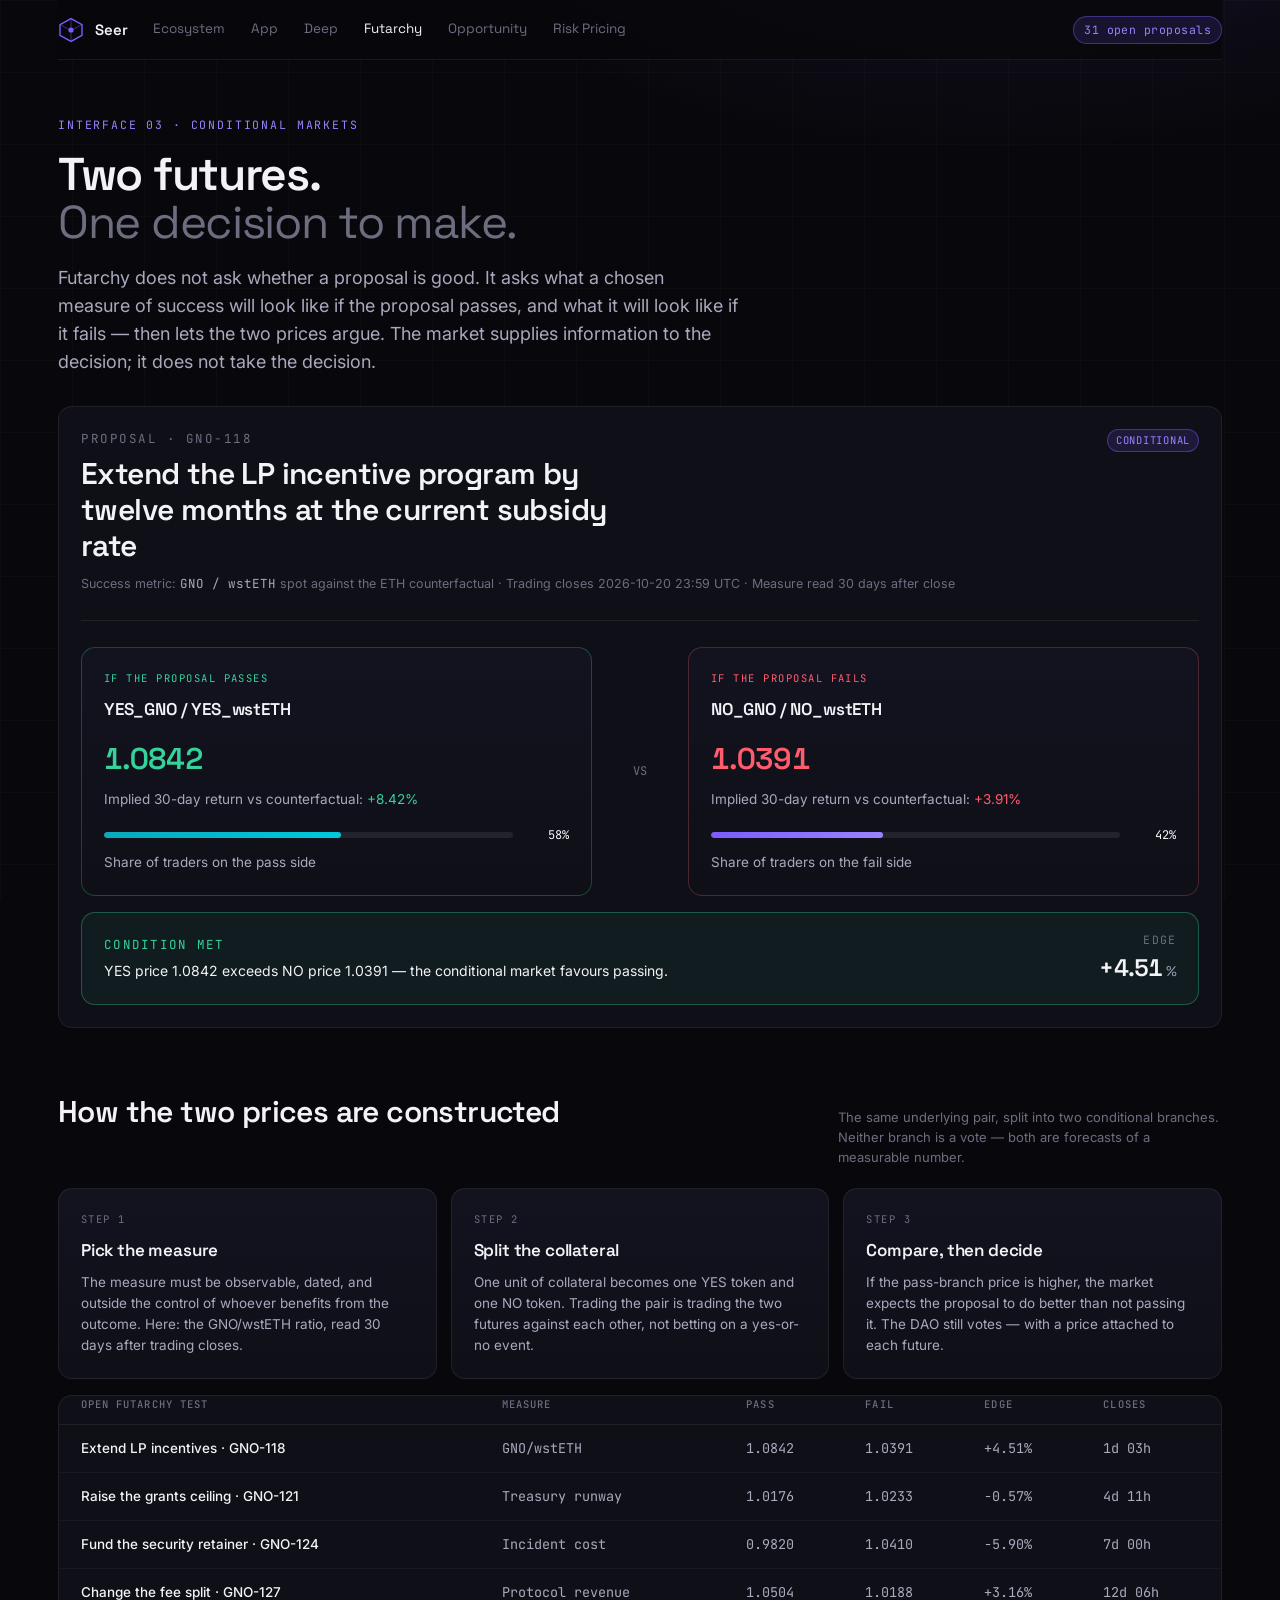
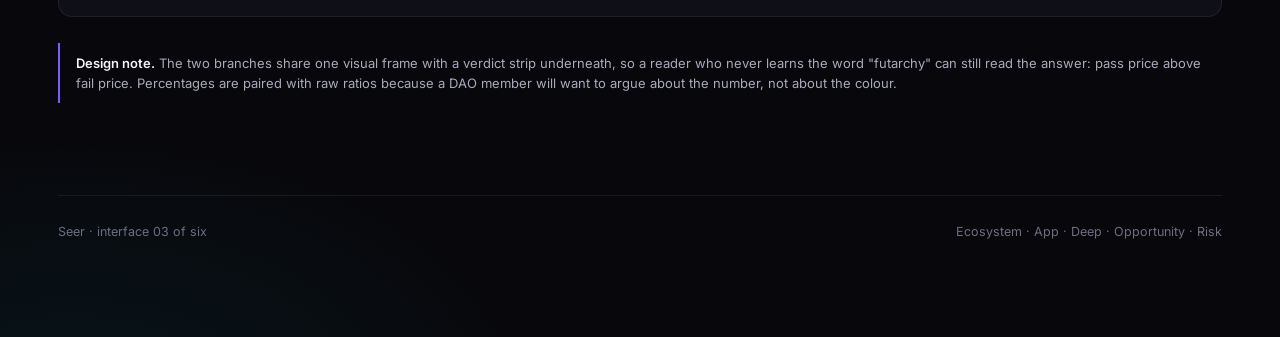
<file: seer/futarchy.html>
<!DOCTYPE html>
<html lang="en">
<head>
<meta charset="utf-8" />
<meta name="viewport" content="width=device-width, initial-scale=1" />
<title>Futarchy — price the outcome, then decide</title>
<meta name="description" content="Conditional markets that forecast what success looks like if a proposal passes versus if it fails." />
<link rel="stylesheet" href="style.css" />
</head>
<body>

<div class="wrap">
  <nav class="nav">
    <div class="brand">
      <svg width="26" height="26" viewBox="0 0 26 26" fill="none" aria-hidden="true">
        <path d="M13 1.6 24 7.6v10.8L13 24.4 2 18.4V7.6z" stroke="#7c5cff" stroke-width="1.4"/>
        <path d="M13 1.6v22.8M2 7.6l11 6 11-6" stroke="#7c5cff" stroke-width="0.9" opacity="0.5"/>
        <circle cx="13" cy="13" r="2.6" fill="#7c5cff"/>
      </svg>
      Seer
    </div>
    <a href="index.html">Ecosystem</a>
    <a href="app.html">App</a>
    <a href="deep.html">Deep</a>
    <a class="on" href="futarchy.html">Futarchy</a>
    <a href="opportunity.html">Opportunity</a>
    <a href="risk.html">Risk Pricing</a>
    <div class="spacer"></div>
    <span class="pill">31 open proposals</span>
  </nav>

  <header class="hero" style="padding:56px 0 30px">
    <div class="eyebrow">Interface 03 · Conditional markets</div>
    <h1 style="font-size:clamp(30px,4vw,46px)">Two futures.<br /><span class="thin">One decision to make.</span></h1>
    <p class="lede">
      Futarchy does not ask whether a proposal is good. It asks what a chosen measure of success will
      look like if the proposal passes, and what it will look like if it fails — then lets the two prices
      argue. The market supplies information to the decision; it does not take the decision.
    </p>
  </header>

  <section class="panel">
    <div style="display:flex;justify-content:space-between;gap:20px;flex-wrap:wrap;align-items:flex-start">
      <div>
        <div class="mono small dim" style="letter-spacing:.12em">PROPOSAL · GNO-118</div>
        <h2 style="margin-top:8px;max-width:30ch">Extend the LP incentive program by twelve months at the current subsidy rate</h2>
        <p class="small dim" style="margin-top:10px">
          Success metric: <span class="mono" style="color:var(--ink-2)">GNO / wstETH</span> spot against the ETH counterfactual ·
          Trading closes 2026-10-20 23:59 UTC · Measure read 30 days after close
        </p>
      </div>
      <div class="tag violet">Conditional</div>
    </div>

    <hr class="sep" />

    <div class="versus">
      <div class="card" style="border-color:rgba(53,211,154,.28)">
        <div class="kicker" style="color:var(--green)">If the proposal passes</div>
        <h3>YES_GNO / YES_wstETH</h3>
        <div class="stat" style="margin-top:14px"><div class="num up">1.0842</div></div>
        <p class="small dim" style="margin-top:6px">Implied 30-day return vs counterfactual: <span class="up">+8.42%</span></p>
        <div class="prob" style="margin-top:16px">
          <div class="track"><div class="fill cy" style="width:58%"></div></div>
          <div class="val">58%</div>
        </div>
        <p class="small dim" style="margin-top:8px">Share of traders on the pass side</p>
      </div>

      <div class="vs">VS</div>

      <div class="card" style="border-color:rgba(255,92,110,.26)">
        <div class="kicker" style="color:var(--red)">If the proposal fails</div>
        <h3>NO_GNO / NO_wstETH</h3>
        <div class="stat" style="margin-top:14px"><div class="num down">1.0391</div></div>
        <p class="small dim" style="margin-top:6px">Implied 30-day return vs counterfactual: <span class="down">+3.91%</span></p>
        <div class="prob" style="margin-top:16px">
          <div class="track"><div class="fill" style="width:42%"></div></div>
          <div class="val">42%</div>
        </div>
        <p class="small dim" style="margin-top:8px">Share of traders on the fail side</p>
      </div>
    </div>

    <div class="verdict" style="margin-top:16px;display:flex;justify-content:space-between;gap:18px;flex-wrap:wrap;align-items:center">
      <div>
        <div class="mono small" style="color:var(--green);letter-spacing:.1em">CONDITION MET</div>
        <div style="margin-top:6px;font-size:14px">YES price 1.0842 exceeds NO price 1.0391 — the conditional market favours passing.</div>
      </div>
      <div class="stat" style="text-align:right">
        <div class="lbl">Edge</div>
        <div class="num" style="font-size:24px">+4.51<small>%</small></div>
      </div>
    </div>
  </section>

  <section class="sec">
    <div class="sec-head">
      <h2>How the two prices are constructed</h2>
      <p>The same underlying pair, split into two conditional branches. Neither branch is a vote — both are forecasts of a measurable number.</p>
    </div>
    <div class="grid g3">
      <div class="card">
        <div class="kicker">Step 1</div>
        <h3>Pick the measure</h3>
        <p>The measure must be observable, dated, and outside the control of whoever benefits from the outcome. Here: the GNO/wstETH ratio, read 30 days after trading closes.</p>
      </div>
      <div class="card">
        <div class="kicker">Step 2</div>
        <h3>Split the collateral</h3>
        <p>One unit of collateral becomes one YES token and one NO token. Trading the pair is trading the two futures against each other, not betting on a yes-or-no event.</p>
      </div>
      <div class="card">
        <div class="kicker">Step 3</div>
        <h3>Compare, then decide</h3>
        <p>If the pass-branch price is higher, the market expects the proposal to do better than not passing it. The DAO still votes — with a price attached to each future.</p>
      </div>
    </div>

    <div class="panel" style="margin-top:16px;padding:0;overflow:hidden">
      <table class="table">
        <thead>
          <tr>
            <th style="padding-left:22px">Open futarchy test</th>
            <th>Measure</th>
            <th>Pass</th>
            <th>Fail</th>
            <th>Edge</th>
            <th>Closes</th>
          </tr>
        </thead>
        <tbody>
          <tr><td class="q" style="padding-left:22px">Extend LP incentives · GNO-118</td><td class="num">GNO/wstETH</td><td class="num">1.0842</td><td class="num">1.0391</td><td class="num up">+4.51%</td><td class="num">1d 03h</td></tr>
          <tr><td class="q" style="padding-left:22px">Raise the grants ceiling · GNO-121</td><td class="num">Treasury runway</td><td class="num">1.0176</td><td class="num">1.0233</td><td class="num down">−0.57%</td><td class="num">4d 11h</td></tr>
          <tr><td class="q" style="padding-left:22px">Fund the security retainer · GNO-124</td><td class="num">Incident cost</td><td class="num">0.9820</td><td class="num">1.0410</td><td class="num down">−5.90%</td><td class="num">7d 00h</td></tr>
          <tr><td class="q" style="padding-left:22px">Change the fee split · GNO-127</td><td class="num">Protocol revenue</td><td class="num">1.0504</td><td class="num">1.0188</td><td class="num up">+3.16%</td><td class="num">12d 06h</td></tr>
        </tbody>
      </table>
    </div>

    <div class="docnote">
      <b>Design note.</b> The two branches share one visual frame with a verdict strip underneath, so a
      reader who never learns the word "futarchy" can still read the answer: pass price above fail price.
      Percentages are paired with raw ratios because a DAO member will want to argue about the number,
      not about the colour.
    </div>
  </section>

  <footer class="foot">
    <div>Seer · interface 03 of six</div>
    <div><a href="index.html">Ecosystem</a> · <a href="app.html">App</a> · <a href="deep.html">Deep</a> · <a href="opportunity.html">Opportunity</a> · <a href="risk.html">Risk</a></div>
  </footer>
</div>

</body>
</html>
</file>
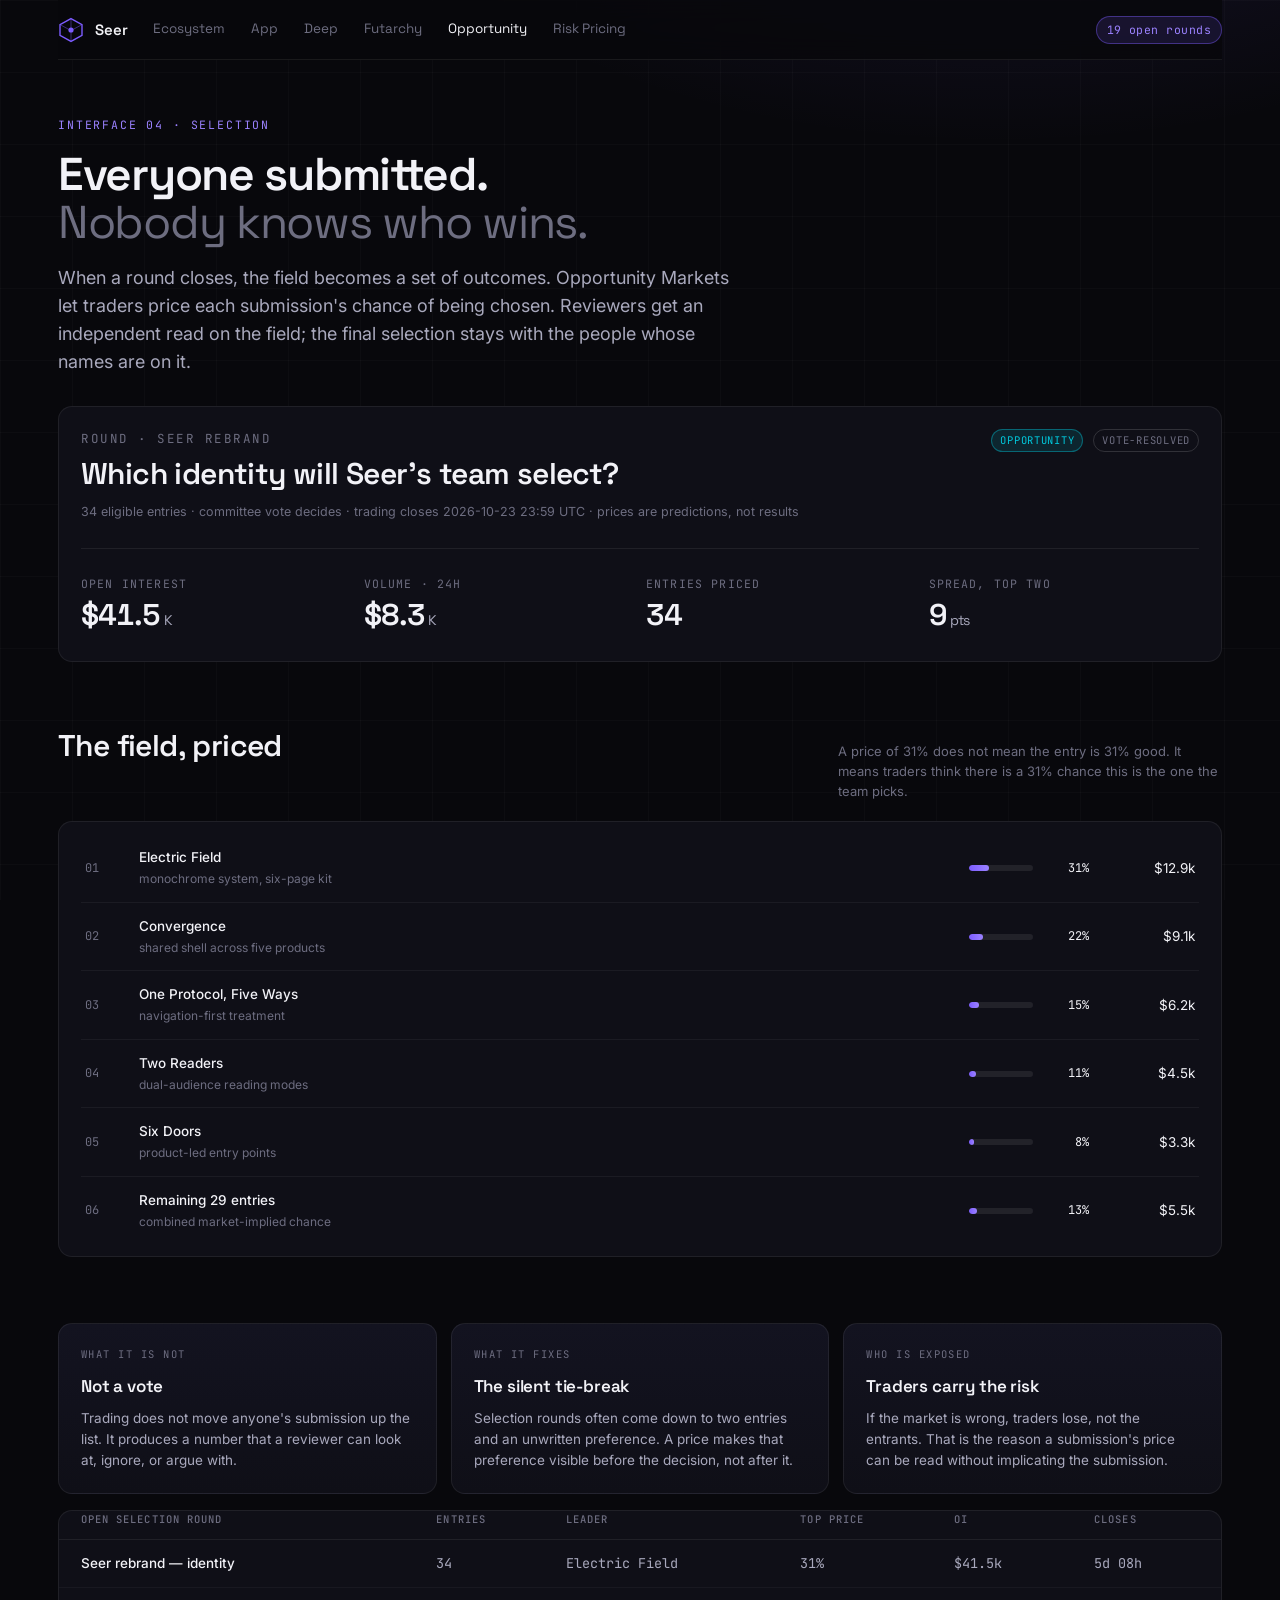
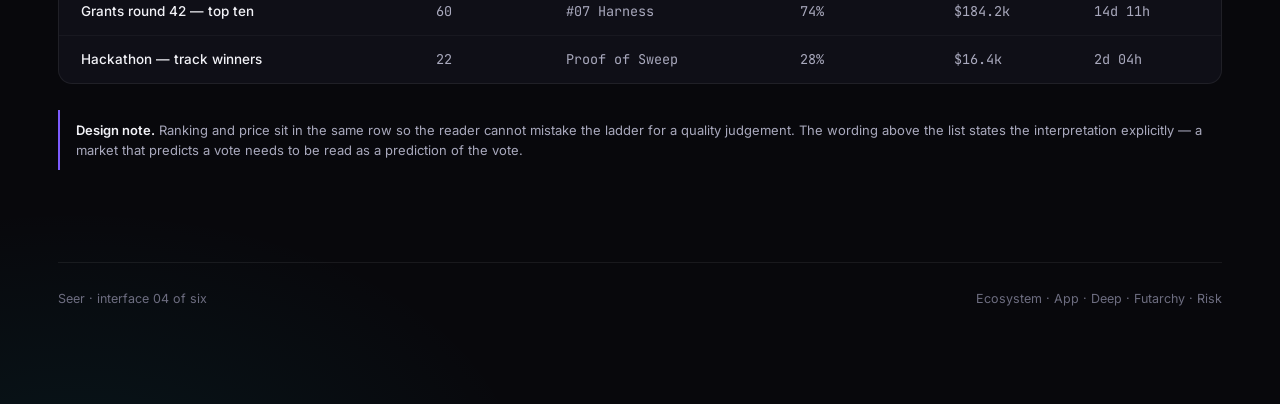
<file: seer/opportunity.html>
<!DOCTYPE html>
<html lang="en">
<head>
<meta charset="utf-8" />
<meta name="viewport" content="width=device-width, initial-scale=1" />
<title>Opportunity Markets — forecast the selection, not the outcome</title>
<meta name="description" content="Traders forecast which submissions are likely to be selected, giving reviewers a second signal." />
<link rel="stylesheet" href="style.css" />
</head>
<body>

<div class="wrap">
  <nav class="nav">
    <div class="brand">
      <svg width="26" height="26" viewBox="0 0 26 26" fill="none" aria-hidden="true">
        <path d="M13 1.6 24 7.6v10.8L13 24.4 2 18.4V7.6z" stroke="#7c5cff" stroke-width="1.4"/>
        <path d="M13 1.6v22.8M2 7.6l11 6 11-6" stroke="#7c5cff" stroke-width="0.9" opacity="0.5"/>
        <circle cx="13" cy="13" r="2.6" fill="#7c5cff"/>
      </svg>
      Seer
    </div>
    <a href="index.html">Ecosystem</a>
    <a href="app.html">App</a>
    <a href="deep.html">Deep</a>
    <a href="futarchy.html">Futarchy</a>
    <a class="on" href="opportunity.html">Opportunity</a>
    <a href="risk.html">Risk Pricing</a>
    <div class="spacer"></div>
    <span class="pill">19 open rounds</span>
  </nav>

  <header class="hero" style="padding:56px 0 30px">
    <div class="eyebrow">Interface 04 · Selection</div>
    <h1 style="font-size:clamp(30px,4vw,46px)">Everyone submitted.<br /><span class="thin">Nobody knows who wins.</span></h1>
    <p class="lede">
      When a round closes, the field becomes a set of outcomes. Opportunity Markets let traders price each
      submission's chance of being chosen. Reviewers get an independent read on the field; the final
      selection stays with the people whose names are on it.
    </p>
  </header>

  <section class="panel">
    <div style="display:flex;justify-content:space-between;gap:20px;flex-wrap:wrap;align-items:flex-start">
      <div>
        <div class="mono small dim" style="letter-spacing:.12em">ROUND · SEER REBRAND</div>
        <h2 style="margin-top:8px;max-width:30ch">Which identity will Seer's team select?</h2>
        <p class="small dim" style="margin-top:10px">
          34 eligible entries · committee vote decides · trading closes 2026-10-23 23:59 UTC · prices are predictions, not results
        </p>
      </div>
      <div style="display:flex;gap:10px;flex-wrap:wrap"><div class="tag cyan">Opportunity</div><div class="tag">Vote-resolved</div></div>
    </div>

    <hr class="sep" />

    <div class="grid g4" style="gap:12px">
      <div><div class="stat"><div class="lbl">Open interest</div><div class="num">$41.5<small>K</small></div></div></div>
      <div><div class="stat"><div class="lbl">Volume · 24h</div><div class="num">$8.3<small>K</small></div></div></div>
      <div><div class="stat"><div class="lbl">Entries priced</div><div class="num">34</div></div></div>
      <div><div class="stat"><div class="lbl">Spread, top two</div><div class="num">9<small>pts</small></div></div></div>
    </div>
  </section>

  <section class="sec">
    <div class="sec-head">
      <h2>The field, priced</h2>
      <p>A price of 31% does not mean the entry is 31% good. It means traders think there is a 31% chance this is the one the team picks.</p>
    </div>

    <div class="panel" style="padding:12px 22px">
      <div class="rank">
        <div class="row">
          <div class="i">01</div>
          <div class="nm">Electric Field <span>monochrome system, six-page kit</span></div>
          <div class="hide-sm"><div class="prob"><div class="track"><div class="fill" style="width:31%"></div></div><div class="val">31%</div></div></div>
          <div class="num" style="text-align:right">$12.9k</div>
        </div>
        <div class="row">
          <div class="i">02</div>
          <div class="nm">Convergence <span>shared shell across five products</span></div>
          <div class="hide-sm"><div class="prob"><div class="track"><div class="fill" style="width:22%"></div></div><div class="val">22%</div></div></div>
          <div class="num" style="text-align:right">$9.1k</div>
        </div>
        <div class="row">
          <div class="i">03</div>
          <div class="nm">One Protocol, Five Ways <span>navigation-first treatment</span></div>
          <div class="hide-sm"><div class="prob"><div class="track"><div class="fill" style="width:15%"></div></div><div class="val">15%</div></div></div>
          <div class="num" style="text-align:right">$6.2k</div>
        </div>
        <div class="row">
          <div class="i">04</div>
          <div class="nm">Two Readers <span>dual-audience reading modes</span></div>
          <div class="hide-sm"><div class="prob"><div class="track"><div class="fill" style="width:11%"></div></div><div class="val">11%</div></div></div>
          <div class="num" style="text-align:right">$4.5k</div>
        </div>
        <div class="row">
          <div class="i">05</div>
          <div class="nm">Six Doors <span>product-led entry points</span></div>
          <div class="hide-sm"><div class="prob"><div class="track"><div class="fill" style="width:8%"></div></div><div class="val">8%</div></div></div>
          <div class="num" style="text-align:right">$3.3k</div>
        </div>
        <div class="row">
          <div class="i">06</div>
          <div class="nm">Remaining 29 entries <span>combined market-implied chance</span></div>
          <div class="hide-sm"><div class="prob"><div class="track"><div class="fill" style="width:13%"></div></div><div class="val">13%</div></div></div>
          <div class="num" style="text-align:right">$5.5k</div>
        </div>
      </div>
    </div>
  </section>

  <section class="sec">
    <div class="grid g3">
      <div class="card">
        <div class="kicker">What it is not</div>
        <h3>Not a vote</h3>
        <p>Trading does not move anyone's submission up the list. It produces a number that a reviewer can look at, ignore, or argue with.</p>
      </div>
      <div class="card">
        <div class="kicker">What it fixes</div>
        <h3>The silent tie-break</h3>
        <p>Selection rounds often come down to two entries and an unwritten preference. A price makes that preference visible before the decision, not after it.</p>
      </div>
      <div class="card">
        <div class="kicker">Who is exposed</div>
        <h3>Traders carry the risk</h3>
        <p>If the market is wrong, traders lose, not the entrants. That is the reason a submission's price can be read without implicating the submission.</p>
      </div>
    </div>

    <div class="panel" style="margin-top:16px;padding:0;overflow:hidden">
      <table class="table">
        <thead>
          <tr><th style="padding-left:22px">Open selection round</th><th>Entries</th><th>Leader</th><th>Top price</th><th>OI</th><th>Closes</th></tr>
        </thead>
        <tbody>
          <tr><td class="q" style="padding-left:22px">Seer rebrand — identity</td><td class="num">34</td><td class="num">Electric Field</td><td class="num">31%</td><td class="num">$41.5k</td><td class="num">5d 08h</td></tr>
          <tr><td class="q" style="padding-left:22px">Grants round 42 — top ten</td><td class="num">60</td><td class="num">#07 Harness</td><td class="num">74%</td><td class="num">$184.2k</td><td class="num">14d 11h</td></tr>
          <tr><td class="q" style="padding-left:22px">Hackathon — track winners</td><td class="num">22</td><td class="num">Proof of Sweep</td><td class="num">28%</td><td class="num">$16.4k</td><td class="num">2d 04h</td></tr>
        </tbody>
      </table>
    </div>

    <div class="docnote">
      <b>Design note.</b> Ranking and price sit in the same row so the reader cannot mistake the ladder for
      a quality judgement. The wording above the list states the interpretation explicitly — a market that
      predicts a vote needs to be read as a prediction of the vote.
    </div>
  </section>

  <footer class="foot">
    <div>Seer · interface 04 of six</div>
    <div><a href="index.html">Ecosystem</a> · <a href="app.html">App</a> · <a href="deep.html">Deep</a> · <a href="futarchy.html">Futarchy</a> · <a href="risk.html">Risk</a></div>
  </footer>
</div>

</body>
</html>
</file>
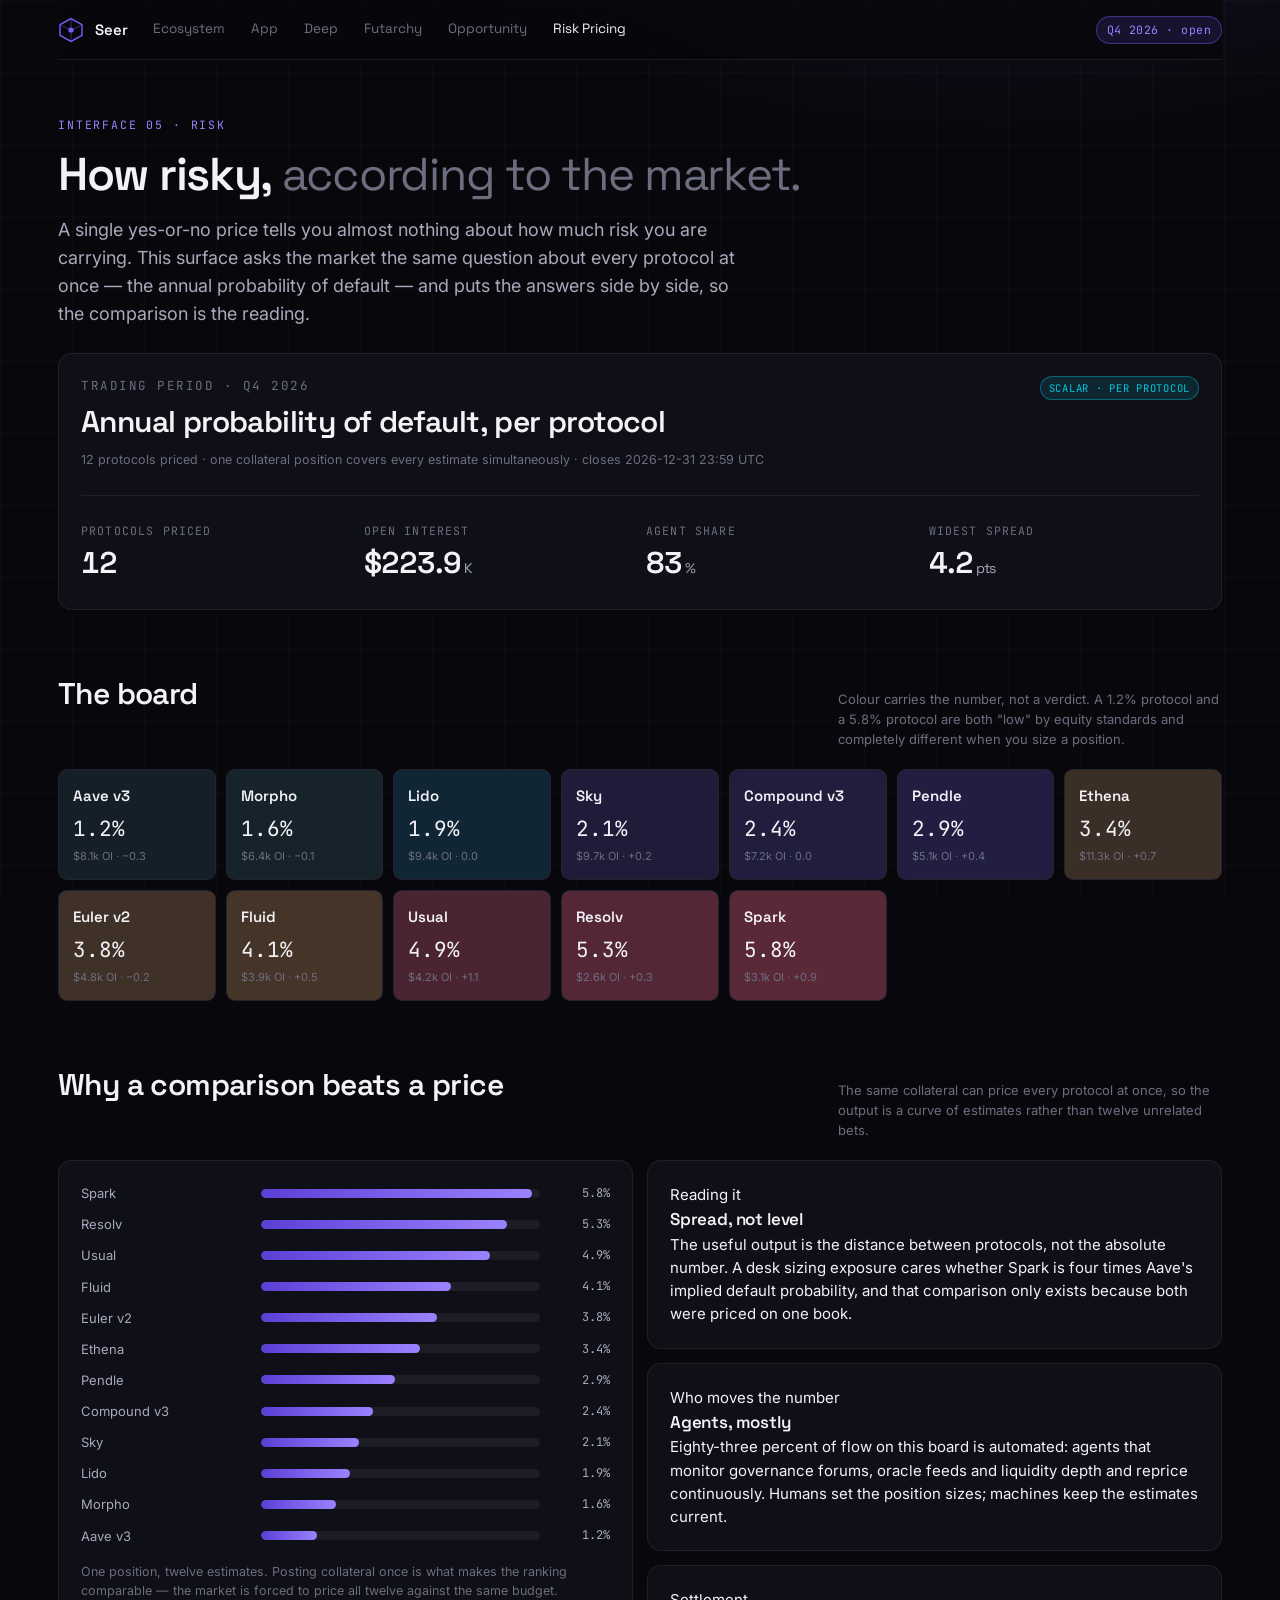
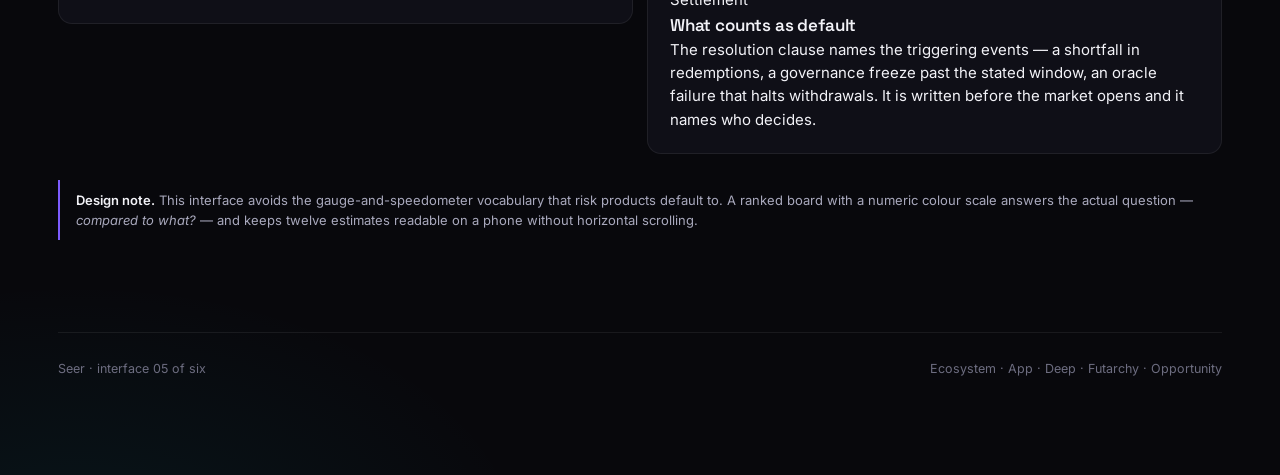
<file: seer/risk.html>
<!DOCTYPE html>
<html lang="en">
<head>
<meta charset="utf-8" />
<meta name="viewport" content="width=device-width, initial-scale=1" />
<title>Risk Pricing — market estimates of DeFi risk, side by side</title>
<meta name="description" content="Market estimates of default risk across DeFi protocols, presented as a comparison rather than a single yes-or-no price." />
<link rel="stylesheet" href="style.css" />
</head>
<body>

<div class="wrap">
  <nav class="nav">
    <div class="brand">
      <svg width="26" height="26" viewBox="0 0 26 26" fill="none" aria-hidden="true">
        <path d="M13 1.6 24 7.6v10.8L13 24.4 2 18.4V7.6z" stroke="#7c5cff" stroke-width="1.4"/>
        <path d="M13 1.6v22.8M2 7.6l11 6 11-6" stroke="#7c5cff" stroke-width="0.9" opacity="0.5"/>
        <circle cx="13" cy="13" r="2.6" fill="#7c5cff"/>
      </svg>
      Seer
    </div>
    <a href="index.html">Ecosystem</a>
    <a href="app.html">App</a>
    <a href="deep.html">Deep</a>
    <a href="futarchy.html">Futarchy</a>
    <a href="opportunity.html">Opportunity</a>
    <a class="on" href="risk.html">Risk Pricing</a>
    <div class="spacer"></div>
    <span class="pill">Q4 2026 · open</span>
  </nav>

  <header class="hero" style="padding:56px 0 26px">
    <div class="eyebrow">Interface 05 · Risk</div>
    <h1 style="font-size:clamp(30px,4vw,46px)">How risky, <span class="thin">according to the market.</span></h1>
    <p class="lede">
      A single yes-or-no price tells you almost nothing about how much risk you are carrying. This surface
      asks the market the same question about every protocol at once — the annual probability of default —
      and puts the answers side by side, so the comparison is the reading.
    </p>
  </header>

  <section class="panel">
    <div style="display:flex;justify-content:space-between;gap:20px;flex-wrap:wrap;align-items:flex-start">
      <div>
        <div class="mono small dim" style="letter-spacing:.12em">TRADING PERIOD · Q4 2026</div>
        <h2 style="margin-top:8px;max-width:34ch">Annual probability of default, per protocol</h2>
        <p class="small dim" style="margin-top:10px">
          12 protocols priced · one collateral position covers every estimate simultaneously · closes 2026-12-31 23:59 UTC
        </p>
      </div>
      <div style="display:flex;gap:10px;flex-wrap:wrap"><div class="tag cyan">Scalar · per protocol</div></div>
    </div>

    <hr class="sep" />

    <div class="grid g4" style="gap:12px">
      <div><div class="stat"><div class="lbl">Protocols priced</div><div class="num">12</div></div></div>
      <div><div class="stat"><div class="lbl">Open interest</div><div class="num">$223.9<small>K</small></div></div></div>
      <div><div class="stat"><div class="lbl">Agent share</div><div class="num">83<small>%</small></div></div></div>
      <div><div class="stat"><div class="lbl">Widest spread</div><div class="num">4.2<small>pts</small></div></div></div>
    </div>
  </section>

  <section class="sec">
    <div class="sec-head">
      <h2>The board</h2>
      <p>Colour carries the number, not a verdict. A 1.2% protocol and a 5.8% protocol are both "low" by equity standards and completely different when you size a position.</p>
    </div>

    <div class="heat">
      <div class="cell" style="--o:.06;--c:#35d39a"><div class="sym">Aave v3</div><div class="pd">1.2%</div><div class="sub">$8.1k OI · −0.3</div></div>
      <div class="cell" style="--o:.08;--c:#35d39a"><div class="sym">Morpho</div><div class="pd">1.6%</div><div class="sub">$6.4k OI · −0.1</div></div>
      <div class="cell" style="--o:.10;--c:#00c8dc"><div class="sym">Lido</div><div class="pd">1.9%</div><div class="sub">$9.4k OI · 0.0</div></div>
      <div class="cell" style="--o:.11;--c:#7c5cff"><div class="sym">Sky</div><div class="pd">2.1%</div><div class="sub">$9.7k OI · +0.2</div></div>
      <div class="cell" style="--o:.13;--c:#7c5cff"><div class="sym">Compound v3</div><div class="pd">2.4%</div><div class="sub">$7.2k OI · 0.0</div></div>
      <div class="cell" style="--o:.15;--c:#7c5cff"><div class="sym">Pendle</div><div class="pd">2.9%</div><div class="sub">$5.1k OI · +0.4</div></div>
      <div class="cell" style="--o:.17;--c:#ffb347"><div class="sym">Ethena</div><div class="pd">3.4%</div><div class="sub">$11.3k OI · +0.7</div></div>
      <div class="cell" style="--o:.19;--c:#ffb347"><div class="sym">Euler v2</div><div class="pd">3.8%</div><div class="sub">$4.8k OI · −0.2</div></div>
      <div class="cell" style="--o:.21;--c:#ffb347"><div class="sym">Fluid</div><div class="pd">4.1%</div><div class="sub">$3.9k OI · +0.5</div></div>
      <div class="cell" style="--o:.24;--c:#ff5c6e"><div class="sym">Usual</div><div class="pd">4.9%</div><div class="sub">$4.2k OI · +1.1</div></div>
      <div class="cell" style="--o:.27;--c:#ff5c6e"><div class="sym">Resolv</div><div class="pd">5.3%</div><div class="sub">$2.6k OI · +0.3</div></div>
      <div class="cell" style="--o:.30;--c:#ff5c6e"><div class="sym">Spark</div><div class="pd">5.8%</div><div class="sub">$3.1k OI · +0.9</div></div>
    </div>
  </section>

  <section class="sec">
    <div class="sec-head">
      <h2>Why a comparison beats a price</h2>
      <p>The same collateral can price every protocol at once, so the output is a curve of estimates rather than twelve unrelated bets.</p>
    </div>

    <div class="grid g2" style="align-items:start">
      <div class="panel">
        <div class="bars">
          <div class="bar-row"><div class="name">Spark</div><div class="track"><div class="fill" style="width:97%"></div></div><div class="pct">5.8%</div></div>
          <div class="bar-row"><div class="name">Resolv</div><div class="track"><div class="fill" style="width:88%"></div></div><div class="pct">5.3%</div></div>
          <div class="bar-row"><div class="name">Usual</div><div class="track"><div class="fill" style="width:82%"></div></div><div class="pct">4.9%</div></div>
          <div class="bar-row"><div class="name">Fluid</div><div class="track"><div class="fill" style="width:68%"></div></div><div class="pct">4.1%</div></div>
          <div class="bar-row"><div class="name">Euler v2</div><div class="track"><div class="fill" style="width:63%"></div></div><div class="pct">3.8%</div></div>
          <div class="bar-row"><div class="name">Ethena</div><div class="track"><div class="fill" style="width:57%"></div></div><div class="pct">3.4%</div></div>
          <div class="bar-row"><div class="name">Pendle</div><div class="track"><div class="fill" style="width:48%"></div></div><div class="pct">2.9%</div></div>
          <div class="bar-row"><div class="name">Compound v3</div><div class="track"><div class="fill" style="width:40%"></div></div><div class="pct">2.4%</div></div>
          <div class="bar-row"><div class="name">Sky</div><div class="track"><div class="fill" style="width:35%"></div></div><div class="pct">2.1%</div></div>
          <div class="bar-row"><div class="name">Lido</div><div class="track"><div class="fill" style="width:32%"></div></div><div class="pct">1.9%</div></div>
          <div class="bar-row"><div class="name">Morpho</div><div class="track"><div class="fill" style="width:27%"></div></div><div class="pct">1.6%</div></div>
          <div class="bar-row"><div class="name">Aave v3</div><div class="track"><div class="fill" style="width:20%"></div></div><div class="pct">1.2%</div></div>
        </div>
        <p class="small dim" style="margin-top:16px">
          One position, twelve estimates. Posting collateral once is what makes the ranking comparable —
          the market is forced to price all twelve against the same budget.
        </p>
      </div>

      <div>
        <div class="panel" style="margin-bottom:14px">
          <div class="kicker">Reading it</div>
          <h3>Spread, not level</h3>
          <p>
            The useful output is the distance between protocols, not the absolute number. A desk sizing
            exposure cares whether Spark is four times Aave's implied default probability, and that
            comparison only exists because both were priced on one book.
          </p>
        </div>
        <div class="panel" style="margin-bottom:14px">
          <div class="kicker">Who moves the number</div>
          <h3>Agents, mostly</h3>
          <p>
            Eighty-three percent of flow on this board is automated: agents that monitor governance
            forums, oracle feeds and liquidity depth and reprice continuously. Humans set the position
            sizes; machines keep the estimates current.
          </p>
        </div>
        <div class="panel">
          <div class="kicker">Settlement</div>
          <h3>What counts as default</h3>
          <p>
            The resolution clause names the triggering events — a shortfall in redemptions, a governance
            freeze past the stated window, an oracle failure that halts withdrawals. It is written before
            the market opens and it names who decides.
          </p>
        </div>
      </div>
    </div>

    <div class="docnote">
      <b>Design note.</b> This interface avoids the gauge-and-speedometer vocabulary that risk products
      default to. A ranked board with a numeric colour scale answers the actual question — <em>compared to
      what?</em> — and keeps twelve estimates readable on a phone without horizontal scrolling.
    </div>
  </section>

  <footer class="foot">
    <div>Seer · interface 05 of six</div>
    <div><a href="index.html">Ecosystem</a> · <a href="app.html">App</a> · <a href="deep.html">Deep</a> · <a href="futarchy.html">Futarchy</a> · <a href="opportunity.html">Opportunity</a></div>
  </footer>
</div>

</body>
</html>
</file>
<file: seer/style.css>
/* ============================================================
   Seer — Six Interfaces
   Design system derived from the Electric Foundation brand kit:
   deep neutral ground, violet as the single accent, cyan only
   where a second signal is genuinely needed.
   ============================================================ */

@import url('https://fonts.googleapis.com/css2?family=Space+Grotesk:wght@400;500;600;700&family=Inter:wght@400;500;600&family=JetBrains+Mono:wght@400;500&display=swap');

:root {
  --bg:            #08080c;
  --bg-soft:       #0b0b12;
  --panel:         #0f0f17;
  --panel-2:       #131320;
  --line:          rgba(255, 255, 255, 0.07);
  --line-strong:   rgba(255, 255, 255, 0.14);
  --ink:           #f2f2f7;
  --ink-2:         #a9a9bd;
  --ink-3:         #6d6d80;
  --violet:        #7c5cff;
  --violet-2:      #9b82ff;
  --violet-dim:    rgba(124, 92, 255, 0.14);
  --cyan:          #00c8dc;
  --cyan-dim:      rgba(0, 200, 220, 0.12);
  --green:         #35d39a;
  --red:           #ff5c6e;
  --amber:         #ffb347;
  --r:             14px;
  --r-sm:          9px;
  --sans:          'Space Grotesk', 'Segoe UI', system-ui, sans-serif;
  --body:          'Inter', 'Segoe UI', system-ui, sans-serif;
  --mono:          'JetBrains Mono', ui-monospace, 'Cascadia Mono', monospace;
}

* { box-sizing: border-box; margin: 0; padding: 0; }

html { scroll-behavior: smooth; }

body {
  background:
    radial-gradient(1100px 620px at 78% -12%, rgba(124, 92, 255, 0.16), transparent 62%),
    radial-gradient(760px 460px at 6% 104%, rgba(0, 200, 220, 0.07), transparent 60%),
    var(--bg);
  color: var(--ink);
  font-family: var(--body);
  font-size: 15px;
  line-height: 1.55;
  -webkit-font-smoothing: antialiased;
  min-height: 100vh;
}

/* faint engineering grid, keeps large dark areas from looking flat */
body::before {
  content: '';
  position: fixed;
  inset: 0;
  background-image:
    linear-gradient(rgba(255, 255, 255, 0.022) 1px, transparent 1px),
    linear-gradient(90deg, rgba(255, 255, 255, 0.022) 1px, transparent 1px);
  background-size: 72px 72px;
  pointer-events: none;
  z-index: 0;
}

.wrap { position: relative; z-index: 1; max-width: 1220px; margin: 0 auto; padding: 0 28px 96px; }

/* ---------- top bar ---------- */
.nav {
  position: sticky; top: 0; z-index: 20;
  display: flex; align-items: center; gap: 26px;
  padding: 16px 0 15px;
  border-bottom: 1px solid var(--line);
  background: rgba(8, 8, 12, 0.82);
  backdrop-filter: blur(14px);
}
.brand { display: flex; align-items: center; gap: 11px; font-family: var(--sans); font-weight: 600; letter-spacing: -0.01em; }
.brand svg { display: block; }
.nav a {
  color: var(--ink-3); text-decoration: none; font-size: 13.5px; font-family: var(--sans);
  transition: color 0.16s;
}
.nav a:hover { color: var(--ink); }
.nav a.on { color: var(--ink); }
.nav .spacer { flex: 1; }
.nav .pill {
  font-size: 11.5px; font-family: var(--mono); letter-spacing: 0.04em;
  color: var(--violet-2); border: 1px solid rgba(124, 92, 255, 0.42);
  padding: 4px 10px; border-radius: 999px; background: var(--violet-dim);
}

/* ---------- headings ---------- */
.eyebrow {
  font-family: var(--mono); font-size: 11.5px; letter-spacing: 0.16em;
  text-transform: uppercase; color: var(--violet-2); margin-bottom: 16px;
}
h1 {
  font-family: var(--sans); font-weight: 600; letter-spacing: -0.028em;
  font-size: clamp(34px, 5.2vw, 60px); line-height: 1.05;
}
h1 .thin { color: var(--ink-3); font-weight: 400; }
h2 {
  font-family: var(--sans); font-weight: 600; letter-spacing: -0.02em;
  font-size: clamp(22px, 2.6vw, 30px); line-height: 1.2;
}
h3 { font-family: var(--sans); font-weight: 600; font-size: 17px; letter-spacing: -0.01em; }
.lede { color: var(--ink-2); font-size: clamp(15px, 1.6vw, 18px); max-width: 62ch; margin-top: 18px; }

/* ---------- hero ---------- */
.hero { padding: 84px 0 60px; }
.hero .actions { display: flex; gap: 12px; margin-top: 32px; flex-wrap: wrap; }

.btn {
  display: inline-flex; align-items: center; gap: 9px;
  font-family: var(--sans); font-size: 14px; font-weight: 500;
  padding: 11px 20px; border-radius: var(--r-sm);
  border: 1px solid var(--line-strong); background: transparent; color: var(--ink);
  text-decoration: none; transition: background 0.16s, border-color 0.16s, transform 0.16s;
}
.btn:hover { background: rgba(255, 255, 255, 0.04); border-color: rgba(255, 255, 255, 0.24); }
.btn.primary {
  background: var(--violet); border-color: var(--violet); color: #ffffff; font-weight: 600;
}
.btn.primary:hover { background: var(--violet-2); border-color: var(--violet-2); transform: translateY(-1px); }

/* ---------- grid + cards ---------- */
.grid { display: grid; gap: 14px; }
.g3 { grid-template-columns: repeat(3, minmax(0, 1fr)); }
.g2 { grid-template-columns: repeat(2, minmax(0, 1fr)); }
.g4 { grid-template-columns: repeat(4, minmax(0, 1fr)); }

.card {
  background: linear-gradient(180deg, var(--panel-2), var(--panel));
  border: 1px solid var(--line); border-radius: var(--r);
  padding: 22px; position: relative; overflow: hidden;
  transition: border-color 0.18s, transform 0.18s;
}
.card:hover { border-color: rgba(124, 92, 255, 0.38); }
a.card { text-decoration: none; color: inherit; display: block; }
a.card:hover { transform: translateY(-2px); }
.card .kicker {
  font-family: var(--mono); font-size: 10.5px; letter-spacing: 0.14em;
  text-transform: uppercase; color: var(--ink-3); margin-bottom: 10px;
}
.card p { color: var(--ink-2); font-size: 13.5px; margin-top: 9px; }
.card .go { margin-top: 16px; font-size: 12.5px; font-family: var(--mono); color: var(--violet-2); }

.card.feature { grid-column: span 2; }
@media (max-width: 900px) {
  .g3, .g2, .g4 { grid-template-columns: 1fr; }
  .card.feature { grid-column: span 1; }
}

/* ---------- stat ---------- */
.stat .num {
  font-family: var(--sans); font-weight: 600; font-size: 30px;
  letter-spacing: -0.03em; font-variant-numeric: tabular-nums;
}
.stat .num small { font-size: 14px; color: var(--ink-2); font-weight: 400; margin-left: 3px; }
.stat .lbl { font-size: 11.5px; font-family: var(--mono); letter-spacing: 0.1em; text-transform: uppercase; color: var(--ink-3); }
.up { color: var(--green); }
.down { color: var(--red); }

/* ---------- table ---------- */
.table { width: 100%; border-collapse: collapse; font-size: 13.5px; }
.table th {
  text-align: left; font-family: var(--mono); font-size: 10.5px; font-weight: 500;
  letter-spacing: 0.1em; text-transform: uppercase; color: var(--ink-3);
  padding: 0 14px 12px; border-bottom: 1px solid var(--line);
}
.table td { padding: 13px 14px; border-bottom: 1px solid rgba(255, 255, 255, 0.04); white-space: nowrap; }
.table td.q { white-space: normal; }
.table tr:last-child td { border-bottom: none; }
.table tbody tr { transition: background 0.14s; }
.table tbody tr:hover { background: rgba(255, 255, 255, 0.026); }
.table .q { color: var(--ink); font-weight: 500; }
.table .num { font-family: var(--mono); font-variant-numeric: tabular-nums; color: var(--ink-2); }

.tag {
  display: inline-block; font-family: var(--mono); font-size: 10.5px; letter-spacing: 0.07em;
  text-transform: uppercase; padding: 2.5px 8px; border-radius: 999px;
  border: 1px solid var(--line-strong); color: var(--ink-3);
}
.tag.violet { color: var(--violet-2); border-color: rgba(124, 92, 255, 0.4); background: var(--violet-dim); }
.tag.cyan { color: var(--cyan); border-color: rgba(0, 200, 220, 0.4); background: var(--cyan-dim); }
.tag.green { color: var(--green); border-color: rgba(53, 211, 154, 0.4); }

/* ---------- probability bar ---------- */
.prob { display: flex; align-items: center; gap: 10px; }
.prob .track { flex: 1; height: 6px; border-radius: 999px; background: rgba(255, 255, 255, 0.08); overflow: hidden; }
.prob .fill { height: 100%; border-radius: 999px; background: linear-gradient(90deg, var(--violet), var(--violet-2)); }
.prob .fill.cy { background: linear-gradient(90deg, #0aa9bb, var(--cyan)); }
.prob .val { font-family: var(--mono); font-size: 12px; font-variant-numeric: tabular-nums; min-width: 46px; text-align: right; }

/* ---------- layout with sidebar ---------- */
.split { display: grid; grid-template-columns: 232px minmax(0, 1fr); gap: 22px; align-items: start; }
@media (max-width: 900px) { .split { grid-template-columns: 1fr; } }

.side { position: sticky; top: 78px; }
.side .group { margin-bottom: 22px; }
.side .group h4 {
  font-family: var(--mono); font-size: 10.5px; letter-spacing: 0.12em; text-transform: uppercase;
  color: var(--ink-3); margin-bottom: 9px;
}
.side .opt {
  display: flex; justify-content: space-between; gap: 8px;
  padding: 7px 10px; border-radius: 7px; font-size: 13px; color: var(--ink-2); cursor: pointer;
  transition: background 0.14s, color 0.14s;
}
.side .opt:hover { background: rgba(255, 255, 255, 0.04); color: var(--ink); }
.side .opt.on { background: var(--violet-dim); color: var(--violet-2); }
.side .opt .n { font-family: var(--mono); font-size: 11px; color: var(--ink-3); }

/* ---------- section spacing ---------- */
.sec { margin-top: 66px; }
.sec-head { display: flex; align-items: baseline; justify-content: space-between; gap: 18px; margin-bottom: 20px; flex-wrap: wrap; }
.sec-head p { color: var(--ink-3); font-size: 13px; max-width: 48ch; }

.panel { background: var(--panel); border: 1px solid var(--line); border-radius: var(--r); padding: 22px; }

/* ---------- bars chart ---------- */
.bars { display: flex; flex-direction: column; gap: 11px; }
.bar-row { display: grid; grid-template-columns: 168px minmax(0, 1fr) 58px; gap: 12px; align-items: center; font-size: 13px; }
@media (max-width: 620px) { .bar-row { grid-template-columns: 104px minmax(0, 1fr) 52px; } }
.bar-row .name { color: var(--ink-2); white-space: nowrap; overflow: hidden; text-overflow: ellipsis; }
.bar-row .track { height: 9px; background: rgba(255, 255, 255, 0.06); border-radius: 999px; overflow: hidden; }
.bar-row .fill { height: 100%; border-radius: 999px; background: linear-gradient(90deg, #5b3fd6, var(--violet-2)); }
.bar-row .pct { font-family: var(--mono); font-size: 12px; text-align: right; color: var(--ink-2); font-variant-numeric: tabular-nums; }

/* ---------- risk heat cells ---------- */
.heat { display: grid; grid-template-columns: repeat(auto-fill, minmax(148px, 1fr)); gap: 10px; }
.heat .cell {
  border: 1px solid var(--line); border-radius: var(--r-sm); padding: 14px;
  background: var(--panel-2); position: relative; overflow: hidden;
}
.heat .cell::after {
  content: ''; position: absolute; inset: 0; opacity: var(--o, 0.1);
  background: var(--c, var(--violet)); pointer-events: none;
}
.heat .cell .sym { font-family: var(--sans); font-weight: 600; font-size: 15px; position: relative; z-index: 1; }
.heat .cell .pd { font-family: var(--mono); font-size: 21px; margin-top: 6px; position: relative; z-index: 1; font-variant-numeric: tabular-nums; }
.heat .cell .sub { font-size: 11px; color: var(--ink-3); position: relative; z-index: 1; margin-top: 2px; }

/* ---------- comparison columns ---------- */
.versus { display: grid; grid-template-columns: 1fr 68px 1fr; gap: 14px; align-items: stretch; }
@media (max-width: 760px) { .versus { grid-template-columns: 1fr; } }
.versus .vs {
  display: flex; align-items: center; justify-content: center;
  font-family: var(--mono); font-size: 12px; color: var(--ink-3);
}
.verdict {
  border-radius: var(--r); border: 1px solid rgba(53, 211, 154, 0.34);
  background: rgba(53, 211, 154, 0.07); padding: 18px 22px;
}

/* ---------- leaderboard ---------- */
.rank { display: flex; flex-direction: column; }
.rank .row {
  display: grid; grid-template-columns: 40px minmax(0, 1fr) 120px 92px;
  gap: 14px; align-items: center; padding: 13px 4px;
  border-bottom: 1px solid rgba(255, 255, 255, 0.05); font-size: 13.5px;
}
@media (max-width: 640px) { .rank .row { grid-template-columns: 30px minmax(0, 1fr) 70px; } .rank .row .hide-sm { display: none; } }
.rank .row:last-child { border-bottom: none; }
.rank .i { font-family: var(--mono); color: var(--ink-3); font-size: 12px; }
.rank .nm { font-weight: 500; }
.rank .nm span { color: var(--ink-3); font-weight: 400; font-size: 12px; display: block; margin-top: 2px; }

/* ---------- footer ---------- */
.foot {
  margin-top: 92px; padding-top: 26px; border-top: 1px solid var(--line);
  display: flex; justify-content: space-between; gap: 20px; flex-wrap: wrap;
  color: var(--ink-3); font-size: 12.5px;
}
.foot a { color: var(--ink-3); text-decoration: none; }
.foot a:hover { color: var(--violet-2); }

/* ---------- misc ---------- */
.mono { font-family: var(--mono); font-variant-numeric: tabular-nums; }
.dim { color: var(--ink-3); }
.small { font-size: 12.5px; }
hr.sep { border: none; border-top: 1px solid var(--line); margin: 26px 0; }

.docnote {
  border-left: 2px solid var(--violet); padding: 10px 0 10px 16px;
  color: var(--ink-2); font-size: 13px; margin-top: 26px;
}
.docnote b { color: var(--ink); font-weight: 600; }

@media (prefers-reduced-motion: reduce) {
  * { transition: none !important; animation: none !important; }
}
</file>
